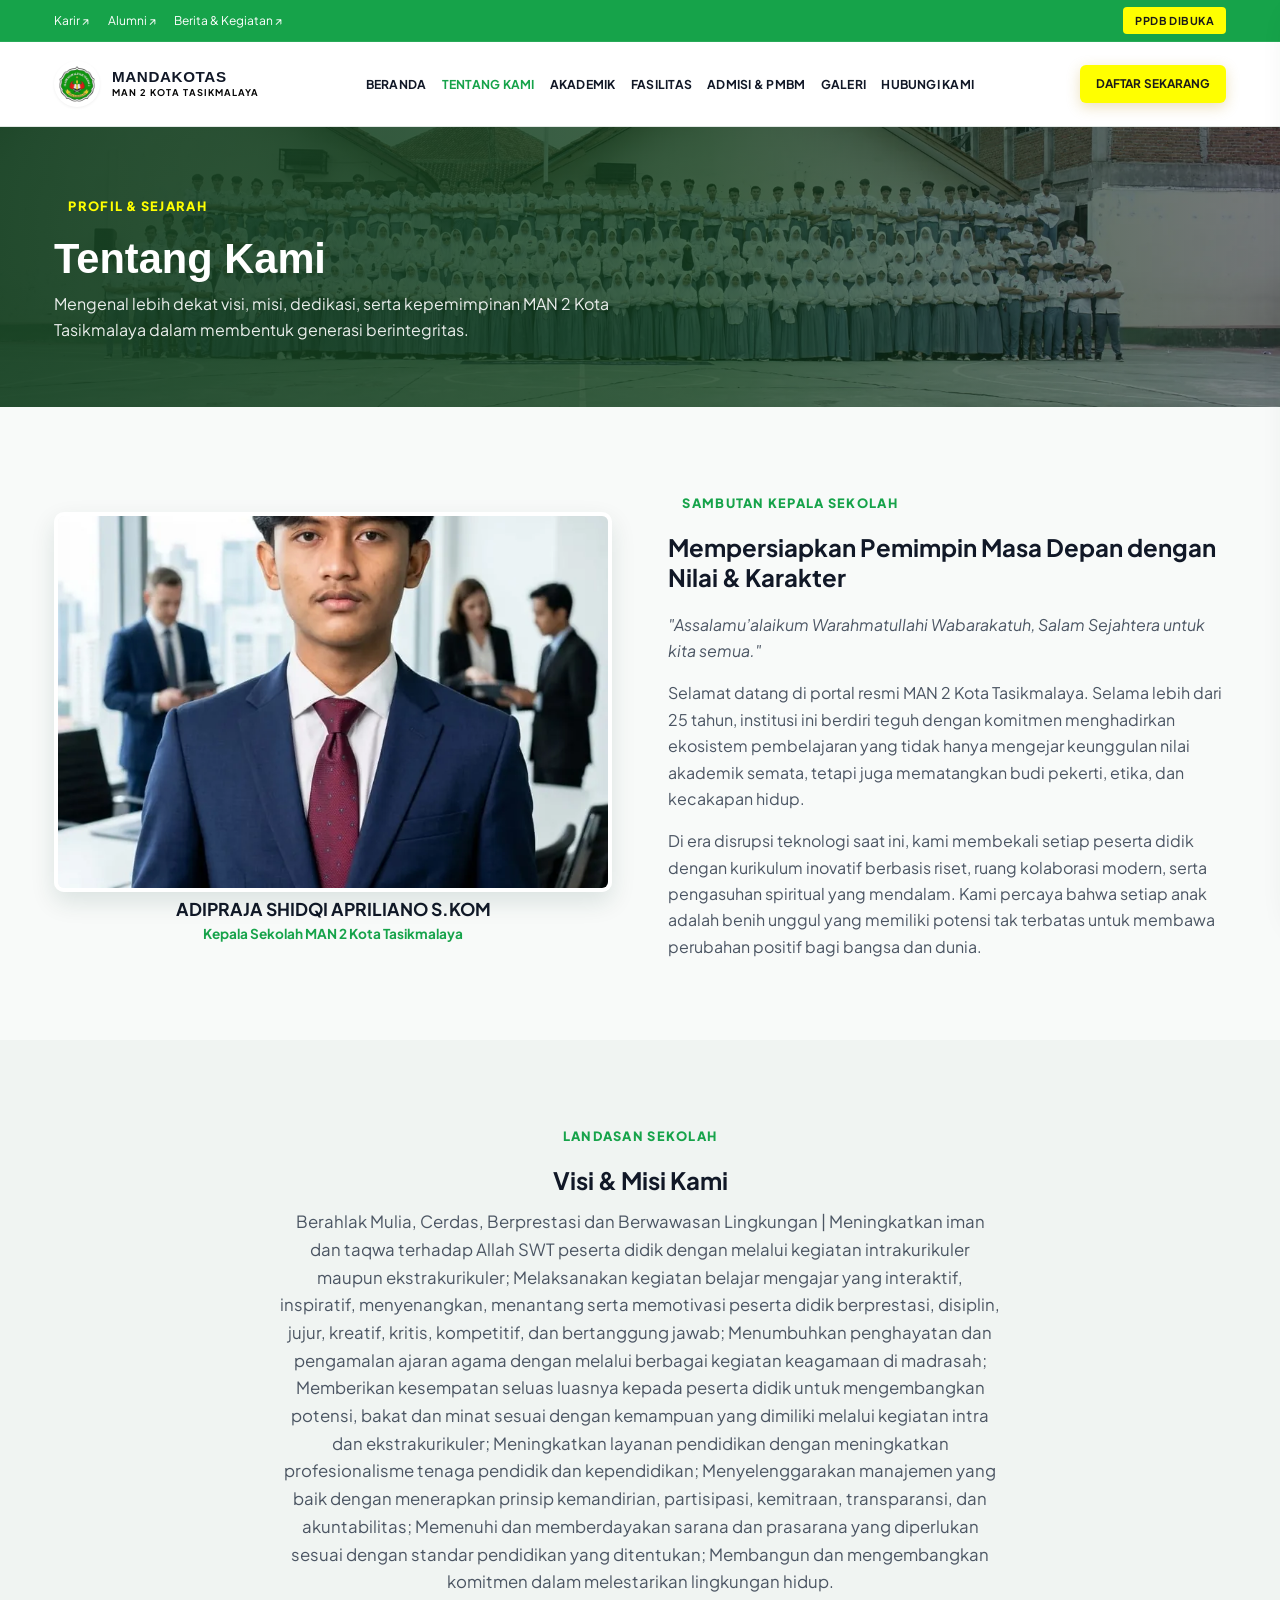
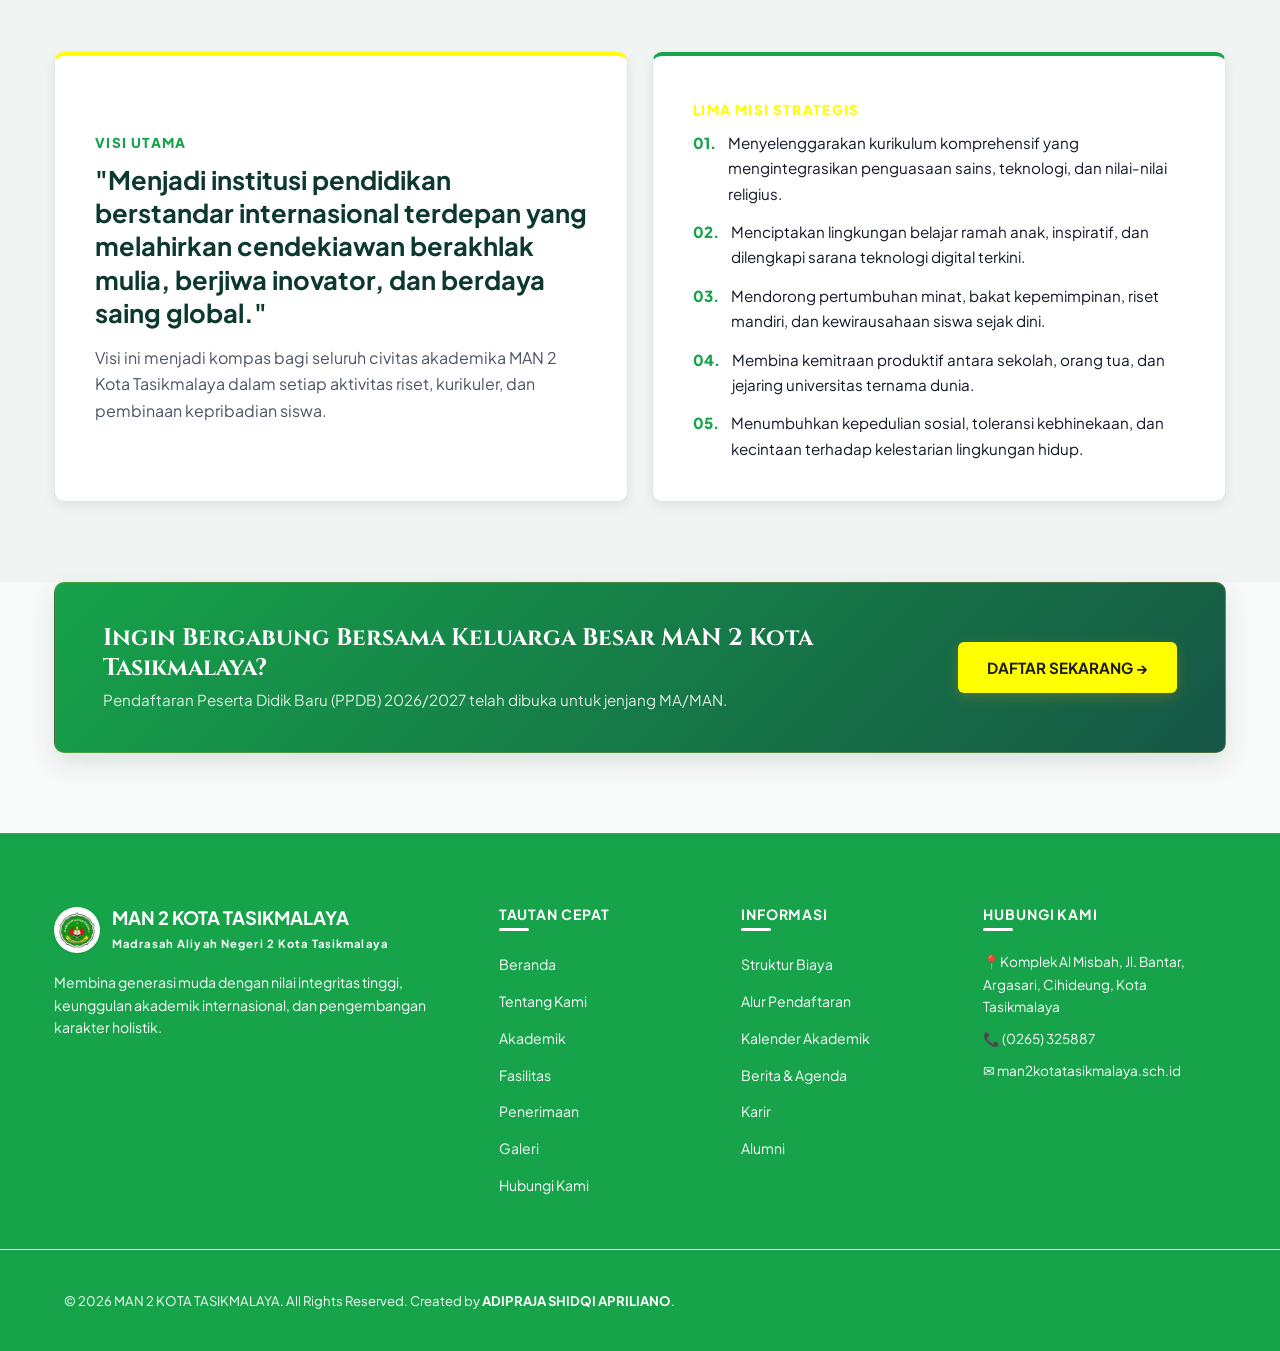
<file: about.html>
<!DOCTYPE html>
<html lang="id">

<head>
  <meta charset="UTF-8">
  <meta name="viewport" content="width=device-width, initial-scale=1.0">
  <title>TENTANG KAMI | MAN 2 KOTA TASIKMALAYA</title>
  <link rel="icon" type="image/png" href="./assets/images/favicon-64.png">
  <link rel="stylesheet" href="css/style.css">
</head>

<body>

  <!-- Top Bar -->
  <div class="adipraja_topbar">
    <div class="adipraja_container adipraja_topbar_inner">
      <!-- Bagian Kiri -->
      <div class="adipraja_topbar_left">
        <div class="adipraja_topbar_links">
          <a href="./karir.html">Karir ↗</a>
          <a href="./alumni.html">Alumni ↗</a>
          <a href="./galeri.html">Berita & Kegiatan ↗</a>
        </div>
      </div>

      <!-- Bagian Kanan -->
      <div class="adipraja_topbar_right">
        <a href="./penerimaan.html" class="adipraja_topbar_badge">PPDB DIBUKA</a>
      </div>
    </div>
  </div>

  <!-- Header & Navigasi -->
  <header class="adipraja_header" id="adipraja_header">
    <div class="adipraja_container adipraja_navbar">

      <!-- Brand LOGO -->
      <a href="./beranda.html" class="adipraja_brand">
        <div class="logo-icon">
          <img src="./assets/images/LOGO MAN 2.webp" alt="LOGO MAN 2">
        </div>
        <div class="adipraja_brand_text">
          <h1>MANDAKOTAS</h1>
          <span>Man 2 Kota Tasikmalaya</span>
        </div>
      </a>

      <!-- Menu Navigasi -->
      <nav class="adipraja_nav_menu">
        <div class="adipraja_nav_item"><a href="./beranda.html" class="adipraja_nav_link">BERANDA</a></div>
        <div class="adipraja_nav_item"><a href="./about.html" class="adipraja_nav_link adipraja_active">TENTANG KAMI</a>
        </div>
        <div class="adipraja_nav_item"><a href="./akademik.html" class="adipraja_nav_link">AKADEMIK</a></div>
        <div class="adipraja_nav_item"><a href="./fasilitas.html" class="adipraja_nav_link">FASILITAS</a></div>
        <div class="adipraja_nav_item"><a href="./penerimaan.html" class="adipraja_nav_link">ADMISI & PMBM</a></div>
        <div class="adipraja_nav_item"><a href="./galeri.html" class="adipraja_nav_link">GALERI</a></div>
        <div class="adipraja_nav_item"><a href="./kontak.html" class="adipraja_nav_link">HUBUNGI KAMI</a></div>
      </nav>

      <div class="adipraja_header_tools">
        <a href="./penerimaan.html" class="adipraja_btn adipraja_btn_accent adipraja_btn_sm">DAFTAR SEKARANG</a>
        <button class="adipraja_mobile_toggle" aria-label="Buka Menu Mobile">
          <svg width="24" height="24" fill="none" stroke="currentColor" viewBox="0 0 24 24">
            <path stroke-width="2" stroke-linecap="round" d="M4 6h16M4 12h16M4 18h16" />
          </svg>
        </button>
      </div>
    </div>
  </header>

  <!-- Mobile Drawer Navigation -->
  <div class="adipraja_drawer_overlay" id="adipraja_drawer_overlay"></div>
  <div class="adipraja_drawer" id="adipraja_mobile_drawer">
    <div class="adipraja_drawer_header">
      <div class="adipraja_brand">
        <div class="logo-icon"><img src="./assets/images/LOGO MAN 2.webp" alt="LOGO MAN 2"></div>
        <div class="adipraja_brand_text">
          <h2>MAN 2 KOTA</h2>
          <span>TASIKMALAYA</span>
        </div>
      </div>
      <button id="adipraja_drawer_close" class="adipraja_drawer_close">&times;</button>
    </div>

    <div class="adipraja_drawer_links">
      <a href="./beranda.html" class="adipraja_drawer_link">BERANDA <span>&rarr;</span></a>
      <a href="./about.html" class="adipraja_drawer_link adipraja_active">TENTANG KAMI <span>&rarr;</span></a>
      <a href="./akademik.html" class="adipraja_drawer_link">AKADEMIK <span>&rarr;</span></a>
      <a href="./fasilitas.html" class="adipraja_drawer_link">FASILITAS <span>&rarr;</span></a>
      <a href="./penerimaan.html" class="adipraja_drawer_link">ADMISI & PMBM <span>&rarr;</span></a>
      <a href="./galeri.html" class="adipraja_drawer_link">GALERI <span>&rarr;</span></a>
      <a href="./kontak.html" class="adipraja_drawer_link">HUBUNGI KAMI <span>&rarr;</span></a>
      <a href="./karir.html" class="adipraja_drawer_link">KARIR <span>&rarr;</span></a>
      <a href="./alumni.html" class="adipraja_drawer_link">ALUMNI <span>&rarr;</span></a>
    </div>
  </div>

  <!-- Page Banner -->
  <section class="adipraja_hero" style="min-height:280px;padding:3rem 0;">
    <div class="adipraja_hero_slide adipraja_active" style="background-image: url('./assets/images/1.webp');">
    </div>
    <div class="adipraja_hero_overlay"></div>
    <div class="adipraja_container" style="position:relative;z-index:2;">
      <span class="adipraja_badge_tag adipraja_badge_hero">PROFIL & SEJARAH</span>
      <h1 class="adipraja_hero_title" style="font-size:2.6rem;margin-bottom:0.5rem;">Tentang Kami</h1>
      <p style="color:#ffffffe6;max-width:600px;">
        Mengenal lebih dekat visi, misi, dedikasi, serta kepemimpinan MAN 2 Kota Tasikmalaya dalam membentuk generasi
        berintegritas.
      </p>
    </div>
  </section>

  <!-- Sambutan Kepala Sekolah -->
  <section class="adipraja_section">
    <div class="adipraja_container">
      <div class="adipraja_welcome_grid">

        <div class="adipraja_welcome_visual">
          <img src="./assets/images/CIO.webp" alt="Kepala sekolah MAN 2 Kota Tasikmalaya" class="adipraja_welcome_img" loading="lazy" decoding="async">
          <div style="margin-top:1rem;text-align:center;">
            <h4 style="font-size:1.1rem;margin-bottom:0.2rem;">ADIPRAJA SHIDQI APRILIANO S.KOM</h4>
            <p class="adipraja_principal_role">Kepala Sekolah MAN 2 Kota Tasikmalaya</p>
          </div>
        </div>

        <div>
          <span class="adipraja_badge_tag">SAMBUTAN KEPALA SEKOLAH</span>
          <h2 class="adipraja_section_title" style="text-align:left;margin-bottom:1.25rem;">Mempersiapkan Pemimpin Masa
            Depan dengan Nilai & Karakter</h2>
          <p>
            <em>"Assalamu’alaikum Warahmatullahi Wabarakatuh, Salam Sejahtera untuk kita semua."</em>
          </p>
          <p>
            Selamat datang di portal resmi MAN 2 Kota Tasikmalaya. Selama lebih dari 25 tahun, institusi ini berdiri
            teguh dengan komitmen menghadirkan ekosistem pembelajaran yang tidak hanya mengejar keunggulan nilai
            akademik semata, tetapi juga mematangkan budi pekerti, etika, dan kecakapan hidup.
          </p>
          <p>
            Di era disrupsi teknologi saat ini, kami membekali setiap peserta didik dengan kurikulum inovatif berbasis
            riset, ruang kolaborasi modern, serta pengasuhan spiritual yang mendalam. Kami percaya bahwa setiap anak
            adalah benih unggul yang memiliki potensi tak terbatas untuk membawa perubahan positif bagi bangsa dan
            dunia.
          </p>
        </div>
      </div>
    </div>
  </section>

  <!-- Visi & Misi -->
  <section class="adipraja_section adipraja_section_muted">
    <div class="adipraja_container">
      <div class="adipraja_section_header">
        <span class="adipraja_badge_tag">LANDASAN SEKOLAH</span>
        <h2 class="adipraja_section_title">Visi & Misi Kami</h2>
        <p class="adipraja_section_subtitle">Berahlak Mulia, Cerdas, Berprestasi dan Berwawasan Lingkungan |
          Meningkatkan iman dan taqwa terhadap Allah SWT peserta didik dengan melalui kegiatan intrakurikuler maupun
          ekstrakurikuler;
          Melaksanakan kegiatan belajar mengajar yang interaktif, inspiratif, menyenangkan, menantang serta memotivasi
          peserta didik berprestasi, disiplin, jujur, kreatif, kritis, kompetitif, dan bertanggung jawab;
          Menumbuhkan penghayatan dan pengamalan ajaran agama dengan melalui berbagai kegiatan keagamaan di madrasah;
          Memberikan kesempatan seluas luasnya kepada peserta didik untuk mengembangkan potensi, bakat dan minat sesuai
          dengan kemampuan yang dimiliki melalui kegiatan intra dan ekstrakurikuler;
          Meningkatkan layanan pendidikan dengan meningkatkan profesionalisme tenaga pendidik dan kependidikan;
          Menyelenggarakan manajemen yang baik dengan menerapkan prinsip kemandirian, partisipasi, kemitraan,
          transparansi, dan akuntabilitas;
          Memenuhi dan memberdayakan sarana dan prasarana yang diperlukan sesuai dengan standar pendidikan yang
          ditentukan;
          Membangun dan mengembangkan komitmen dalam melestarikan lingkungan hidup.
        </p>
      </div>

      <div class="adipraja_form_grid" style="align-items:stretch;">

        <!-- Visi Card -->
        <div class="adipraja_form_card adipraja_vision_card">
          <span class="adipraja_card_kicker_accent">VISI UTAMA</span>
          <h3 class="adipraja_vision_title">
            "Menjadi institusi pendidikan berstandar internasional terdepan yang melahirkan cendekiawan berakhlak mulia,
            berjiwa inovator, dan berdaya saing global."
          </h3>
          <p>
            Visi ini menjadi kompas bagi seluruh civitas akademika MAN 2 Kota Tasikmalaya dalam setiap aktivitas riset,
            kurikuler, dan pembinaan kepribadian siswa.
          </p>
        </div>

        <!-- Misi Card -->
        <div class="adipraja_form_card adipraja_card_top_primary">
          <span class="adipraja_card_kicker_heading">LIMA MISI STRATEGIS</span>
          <ul style="display:flex;flex-direction:column;gap:0.85rem;margin-top:0.5rem;">
            <li style="display:flex;gap:0.75rem;font-size:0.95rem;">
              <span class="adipraja_mission_number">01.</span>
              <span>Menyelenggarakan kurikulum komprehensif yang mengintegrasikan penguasaan sains, teknologi, dan
                nilai-nilai religius.</span>
            </li>
            <li style="display:flex;gap:0.75rem;font-size:0.95rem;">
              <span class="adipraja_mission_number">02.</span>
              <span>Menciptakan lingkungan belajar ramah anak, inspiratif, dan dilengkapi sarana teknologi digital
                terkini.</span>
            </li>
            <li style="display:flex;gap:0.75rem;font-size:0.95rem;">
              <span class="adipraja_mission_number">03.</span>
              <span>Mendorong pertumbuhan minat, bakat kepemimpinan, riset mandiri, dan kewirausahaan siswa sejak
                dini.</span>
            </li>
            <li style="display:flex;gap:0.75rem;font-size:0.95rem;">
              <span class="adipraja_mission_number">04.</span>
              <span>Membina kemitraan produktif antara sekolah, orang tua, dan jejaring universitas ternama
                dunia.</span>
            </li>
            <li style="display:flex;gap:0.75rem;font-size:0.95rem;">
              <span class="adipraja_mission_number">05.</span>
              <span>Menumbuhkan kepedulian sosial, toleransi kebhinekaan, dan kecintaan terhadap kelestarian lingkungan
                hidup.</span>
            </li>
          </ul>
        </div>
      </div>
    </div>
  </section>

  <!-- CTA Banner -->
  <section class="adipraja_section" style="padding-top:0;">
    <div class="adipraja_container">
      <div class="adipraja_penerimaan_banner">
        <div class="adipraja_penerimaan_banner_left">
          <div class="adipraja_penerimaan_text">
            <h3>Ingin Bergabung Bersama Keluarga Besar MAN 2 Kota Tasikmalaya?</h3>
            <p>Pendaftaran Peserta Didik Baru (PPDB) 2026/2027 telah dibuka untuk jenjang MA/MAN.</p>
          </div>
        </div>
        <a href="./penerimaan.html" class="adipraja_btn adipraja_btn_accent">DAFTAR SEKARANG &rarr;</a>
      </div>
    </div>
  </section>

  <!-- Footer -->
  <footer class="adipraja_footer" id="adipraja_footer">
    <div class="adipraja_container">
      <div class="adipraja_footer_grid">
        <div class="adipraja_footer_brand">
          <div style="display:flex;align-items:center;gap:0.75rem;margin-bottom:1rem;">
            <div class="logo-icon">
              <img src="./assets/images/LOGO MAN 2.webp" alt="LOGO MAN 2">
            </div>
            <div>
              <h3 style="margin:0;font-size:1.15rem;">MAN 2 KOTA TASIKMALAYA</h3>
              <span class="adipraja_footer_tagline">Madrasah Aliyah Negeri 2 Kota Tasikmalaya</span>
            </div>
          </div>
          <p>Membina generasi muda dengan nilai integritas tinggi, keunggulan akademik internasional, dan pengembangan
            karakter holistik.</p>
        </div>

        <div>
          <h4 class="adipraja_footer_title">TAUTAN CEPAT</h4>
          <ul class="adipraja_footer_links">
            <li><a href="./beranda.html">Beranda</a></li>
            <li><a href="./about.html">Tentang Kami</a></li>
            <li><a href="./akademik.html">Akademik</a></li>
            <li><a href="./fasilitas.html">Fasilitas</a></li>
            <li><a href="./penerimaan.html">Penerimaan</a></li>
            <li><a href="./galeri.html">Galeri</a></li>
            <li><a href="./kontak.html">Hubungi Kami</a></li>
          </ul>
        </div>

        <div>
          <h4 class="adipraja_footer_title">INFORMASI</h4>
          <ul class="adipraja_footer_links">
            <li><a href="./penerimaan.html">Struktur Biaya</a></li>
            <li><a href="./penerimaan.html">Alur Pendaftaran</a></li>
            <li><a href="./akademik.html">Kalender Akademik</a></li>
            <li><a href="./galeri.html">Berita & Agenda</a></li>
            <li><a href="./karir.html">Karir</a></li>
            <li><a href="./alumni.html">Alumni</a></li>
          </ul>
        </div>

        <div>
          <h4 class="adipraja_footer_title">HUBUNGI KAMI</h4>
          <p style="font-size:0.85rem;color:#ffffff;margin-bottom:0.6rem;">&#128205;Komplek Al Misbah, Jl. Bantar,
            Argasari, Cihideung, Kota Tasikmalaya</p>
          <p style="font-size:0.85rem;color:#ffffff;margin-bottom:0.6rem;">&#128222; (0265) 325887</p>
          <p style="font-size:0.85rem;color:#ffffff;">&#9993; man2kotatasikmalaya.sch.id</p>
        </div>
      </div>
    </div>

    <div class="adipraja_footer_bottom">
      <div class="adipraja_container adipraja_footer_bottom_inner">
        <div>&copy; 2026 MAN 2 KOTA TASIKMALAYA. All Rights Reserved. Created by <strong>ADIPRAJA SHIDQI
            APRILIANO</strong>.</div>
      </div>
    </div>
  </footer>

  <!-- Form Success Modal -->
  <div class="adipraja_modal_backdrop" id="adipraja_success_modal">
    <div class="adipraja_modal_box">
      <div class="adipraja_modal_icon">&#10004;</div>
      <h3 id="adipraja_modal_title" style="margin-bottom:0.75rem;">Berhasil!</h3>
      <p id="adipraja_modal_msg" class="adipraja_modal_message"></p>
      <button class="adipraja_btn adipraja_btn_primary" id="adipraja_modal_close_btn">Tutup</button>
    </div>
  </div>

  <script src="js/script.js"></script>
</body>

</html>
</file>
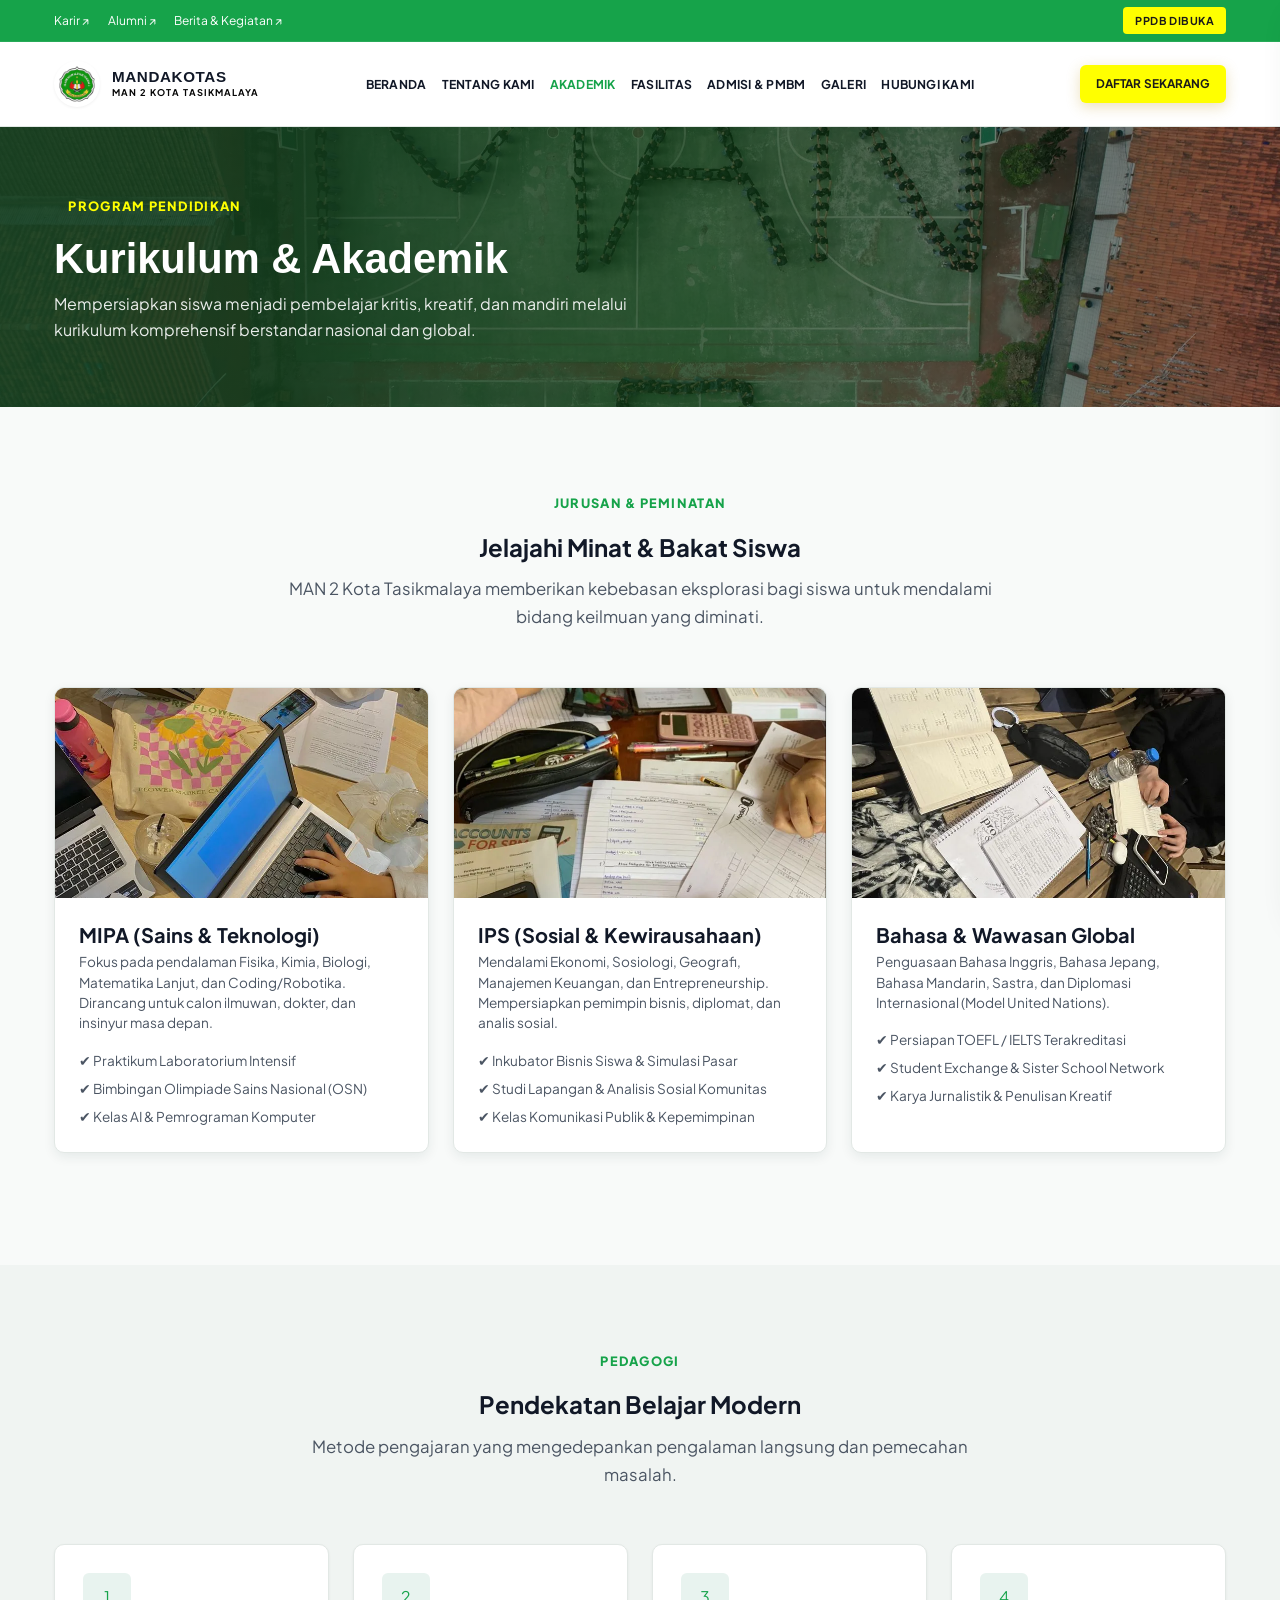
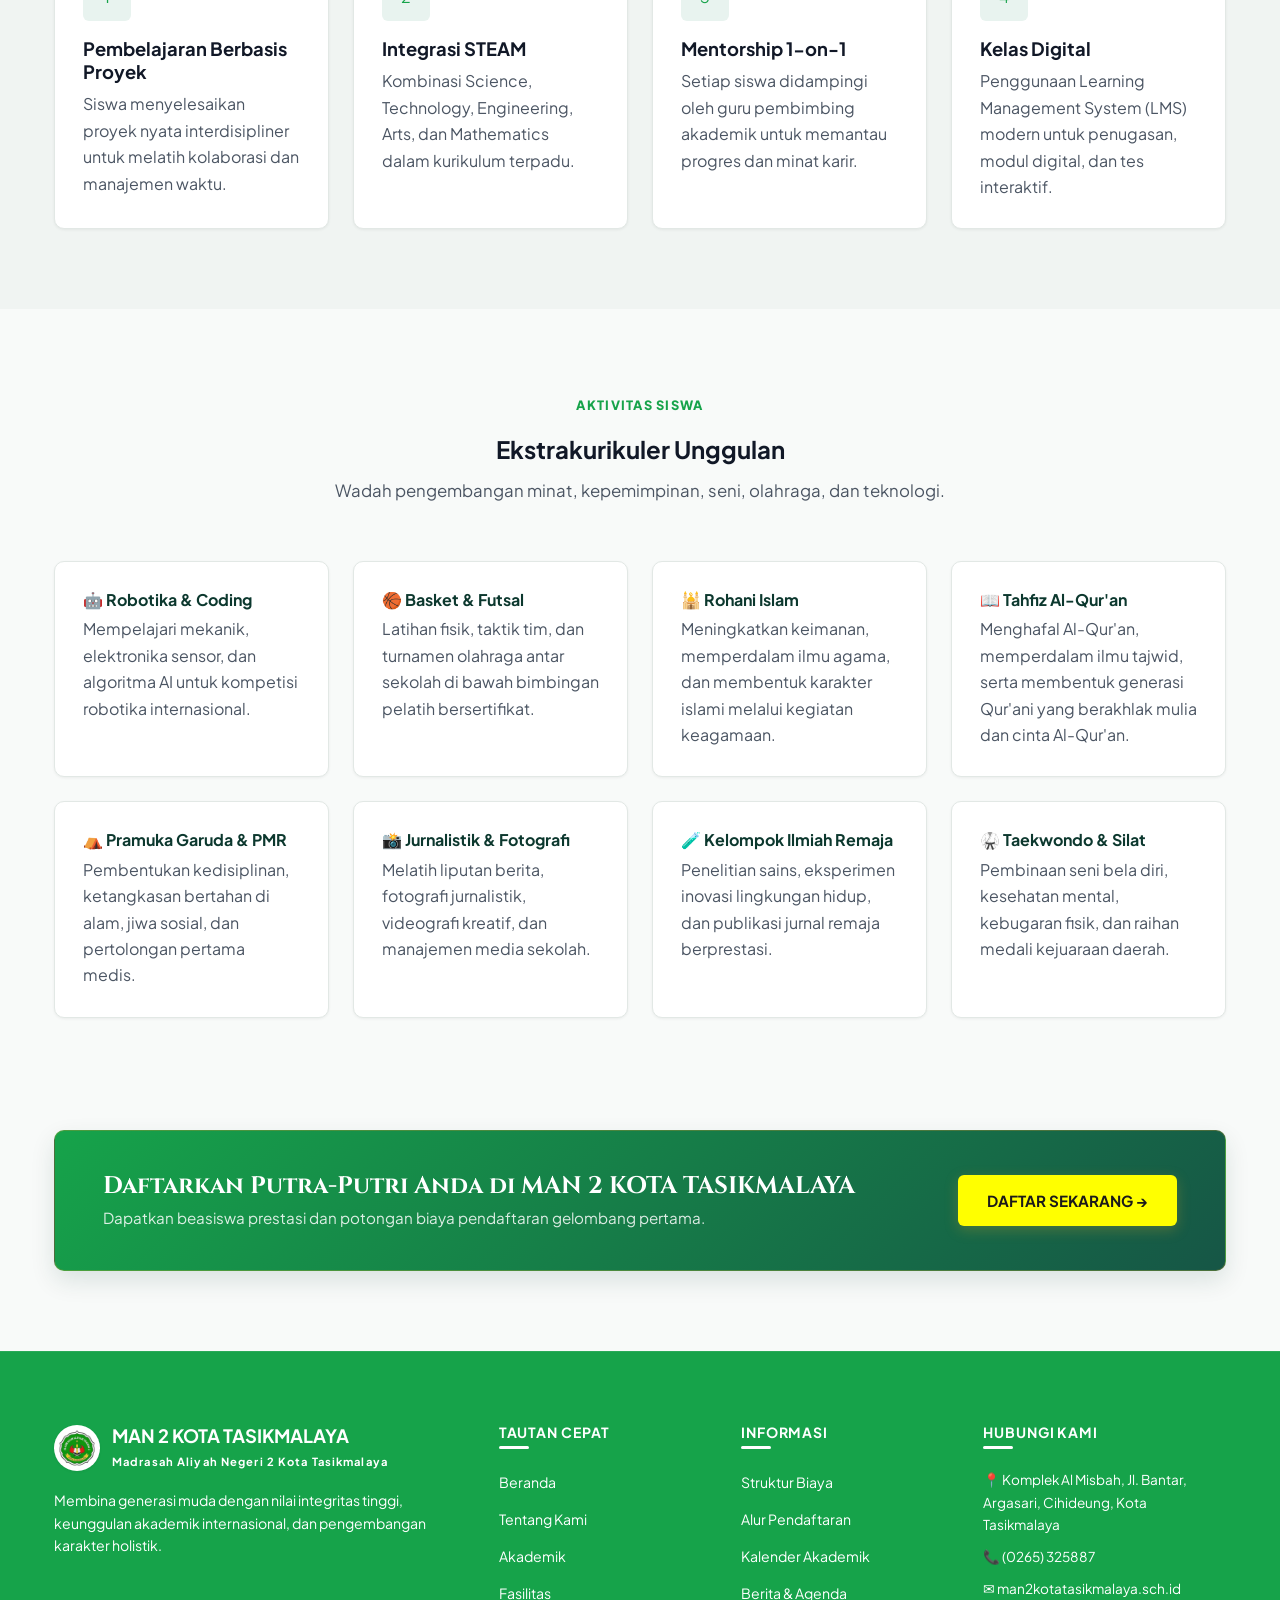
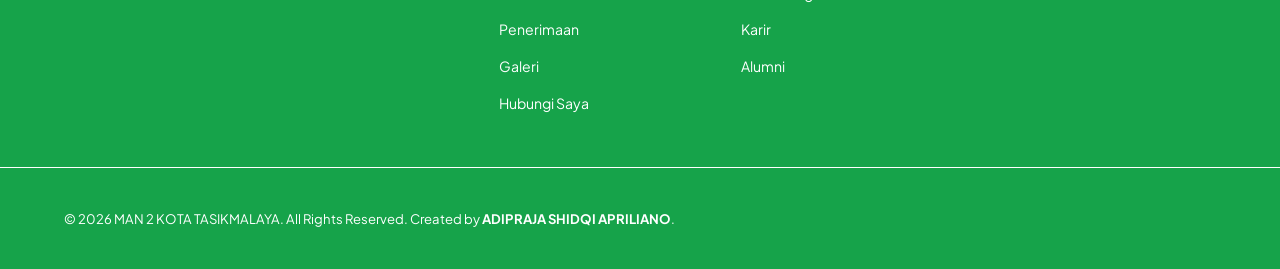
<file: akademik.html>
<!DOCTYPE html>
<html lang="id">

<head>
  <meta charset="UTF-8">
  <meta name="viewport" content="width=device-width, initial-scale=1.0">
  <title>AKADEMIK | MAN 2 KOTA TASIKMALAYA</title>
  <link rel="icon" type="image/png" href="./assets/images/favicon-64.png">
  <link rel="stylesheet" href="css/style.css">
</head>

<body>

  <!-- Top Bar -->
  <div class="adipraja_topbar">
    <div class="adipraja_container adipraja_topbar_inner">
      <!-- Bagian Kiri -->
      <div class="adipraja_topbar_left">
        <div class="adipraja_topbar_links">
          <a href="./karir.html">Karir ↗</a>
          <a href="./alumni.html">Alumni ↗</a>
          <a href="./galeri.html">Berita & Kegiatan ↗</a>
        </div>
      </div>

      <!-- Bagian Kanan -->
      <div class="adipraja_topbar_right">
        <a href="./penerimaan.html" class="adipraja_topbar_badge">PPDB DIBUKA</a>
      </div>
    </div>
  </div>

  <!-- Header & Navigasi -->
  <header class="adipraja_header" id="adipraja_header">
    <div class="adipraja_container adipraja_navbar">

      <!-- Brand LOGO -->
      <a href="./beranda.html" class="adipraja_brand">
        <div class="logo-icon">
          <img src="./assets/images/LOGO MAN 2.webp" alt="LOGO MAN 2">
        </div>
        <div class="adipraja_brand_text">
          <h1>MANDAKOTAS</h1>
          <span>Man 2 Kota Tasikmalaya</span>
        </div>
      </a>

      <!-- Menu Navigasi -->
      <nav class="adipraja_nav_menu">
        <div class="adipraja_nav_item"><a href="./beranda.html" class="adipraja_nav_link">BERANDA</a></div>
        <div class="adipraja_nav_item"><a href="./about.html" class="adipraja_nav_link">TENTANG KAMI</a></div>
        <div class="adipraja_nav_item"><a href="./akademik.html" class="adipraja_nav_link adipraja_active">AKADEMIK</a>
        </div>
        <div class="adipraja_nav_item"><a href="./fasilitas.html" class="adipraja_nav_link">FASILITAS</a></div>
        <div class="adipraja_nav_item"><a href="./penerimaan.html" class="adipraja_nav_link">ADMISI & PMBM</a></div>
        <div class="adipraja_nav_item"><a href="./galeri.html" class="adipraja_nav_link">GALERI</a></div>
        <div class="adipraja_nav_item"><a href="./kontak.html" class="adipraja_nav_link">HUBUNGI KAMI</a></div>
      </nav>

      <div class="adipraja_header_tools">
        <a href="./penerimaan.html" class="adipraja_btn adipraja_btn_accent adipraja_btn_sm">DAFTAR SEKARANG</a>
        <button class="adipraja_mobile_toggle" aria-label="Buka Menu Mobile">
          <svg width="24" height="24" fill="none" stroke="currentColor" viewBox="0 0 24 24">
            <path stroke-width="2" stroke-linecap="round" d="M4 6h16M4 12h16M4 18h16" />
          </svg>
        </button>
      </div>
    </div>
  </header>

  <!-- Mobile Drawer -->
  <div class="adipraja_drawer_overlay" id="adipraja_drawer_overlay"></div>
  <div class="adipraja_drawer" id="adipraja_mobile_drawer">
    <div class="adipraja_drawer_header">
      <div class="adipraja_brand">
        <div class="logo-icon"><img src="./assets/images/LOGO MAN 2.webp" alt="LOGO MAN 2"></div>
        <div class="adipraja_brand_text">
          <h2>MAN 2 KOTA</h2>
          <span>TASIKMALAYA</span>
        </div>
      </div>
      <button id="adipraja_drawer_close" class="adipraja_drawer_close">&times;</button>
    </div>
    <div class="adipraja_drawer_links">
      <a href="./beranda.html" class="adipraja_drawer_link">BERANDA <span>&rarr;</span></a>
      <a href="./about.html" class="adipraja_drawer_link">TENTANG KAMI <span>&rarr;</span></a>
      <a href="./akademik.html" class="adipraja_drawer_link adipraja_active">AKADEMIK <span>&rarr;</span></a>
      <a href="./fasilitas.html" class="adipraja_drawer_link">FASILITAS <span>&rarr;</span></a>
      <a href="./penerimaan.html" class="adipraja_drawer_link">ADMISI & PMBM <span>&rarr;</span></a>
      <a href="./galeri.html" class="adipraja_drawer_link">GALERI <span>&rarr;</span></a>
      <a href="./kontak.html" class="adipraja_drawer_link">HUBUNGI KAMI <span>&rarr;</span></a>
      <a href="./karir.html" class="adipraja_drawer_link">KARIR <span>&rarr;</span></a>
      <a href="./alumni.html" class="adipraja_drawer_link">ALUMNI <span>&rarr;</span></a>
    </div>
  </div>

  <!-- Page Banner -->
  <section class="adipraja_hero" style="min-height:280px;padding:3rem 0;">
    <div class="adipraja_hero_slide adipraja_active" style="background-image: url('./assets/images/MN2.webp');">
    </div>
    <div class="adipraja_hero_overlay"></div>
    <div class="adipraja_container" style="position:relative;z-index:2;">
      <span class="adipraja_badge_tag adipraja_badge_hero">PROGRAM PENDIDIKAN</span>
      <h1 class="adipraja_hero_title" style="font-size:2.6rem;margin-bottom:0.5rem;">Kurikulum & Akademik</h1>
      <p style="color:#ffffffe6;max-width:620px;">
        Mempersiapkan siswa menjadi pembelajar kritis, kreatif, dan mandiri melalui kurikulum komprehensif berstandar
        nasional dan global.
      </p>
    </div>
  </section>

  <!-- Pilihan Peminatan / Program Unggulan -->
  <section class="adipraja_section">
    <div class="adipraja_container">
      <div class="adipraja_section_header">
        <span class="adipraja_badge_tag">JURUSAN & PEMINATAN</span>
        <h2 class="adipraja_section_title">Jelajahi Minat & Bakat Siswa</h2>
        <p class="adipraja_section_subtitle">MAN 2 Kota Tasikmalaya memberikan kebebasan eksplorasi bagi siswa untuk
          mendalami bidang keilmuan yang diminati.</p>
      </div>
      <div class="adipraja_fasilitas_grid adipraja_cols_3">

        <!-- MIPA -->
        <div class="adipraja_facility_card adipraja_card_shadow">
          <div class="adipraja_facility_img_wrap" style="height:210px;">
            <img src="./assets/images/mipa.webp" alt="Sains & Matematika" loading="lazy" decoding="async">
            <div class="adipraja_facility_badge_icon">&#128300;</div>
          </div>

          <div class="adipraja_facility_body" style="padding:1.5rem;">
            <h4 class="adipraja_facility_title" style="font-size:1.25rem;">MIPA (Sains & Teknologi)</h4>
            <p class="adipraja_facility_text" style="margin-bottom:1rem;">
              Fokus pada pendalaman Fisika, Kimia, Biologi, Matematika Lanjut, dan Coding/Robotika. Dirancang untuk
              calon ilmuwan, dokter, dan insinyur masa depan.
            </p>
            <ul class="adipraja_card_list">
              <li>&#10004; Praktikum Laboratorium Intensif</li>
              <li>&#10004; Bimbingan Olimpiade Sains Nasional (OSN)</li>
              <li>&#10004; Kelas AI & Pemrograman Komputer</li>
            </ul>
          </div>
        </div>

        <!-- IPS -->
        <div class="adipraja_facility_card adipraja_card_shadow">
          <div class="adipraja_facility_img_wrap" style="height:210px;">
            <img src="./assets/images/ips.webp" alt="Sosial & Bisnis" loading="lazy" decoding="async">
            <div class="adipraja_facility_badge_icon">&#128200;</div>
          </div>
          <div class="adipraja_facility_body" style="padding:1.5rem;">
            <h4 class="adipraja_facility_title" style="font-size:1.25rem;">IPS (Sosial & Kewirausahaan)</h4>
            <p class="adipraja_facility_text" style="margin-bottom:1rem;">
              Mendalami Ekonomi, Sosiologi, Geografi, Manajemen Keuangan, dan Entrepreneurship. Mempersiapkan pemimpin
              bisnis, diplomat, dan analis sosial.
            </p>
            <ul class="adipraja_card_list">
              <li>&#10004; Inkubator Bisnis Siswa & Simulasi Pasar</li>
              <li>&#10004; Studi Lapangan & Analisis Sosial Komunitas</li>
              <li>&#10004; Kelas Komunikasi Publik & Kepemimpinan</li>
            </ul>
          </div>
        </div>

        <!-- Bahasa & Budaya -->
        <div class="adipraja_facility_card adipraja_card_shadow">
          <div class="adipraja_facility_img_wrap" style="height:210px;">
            <img src="./assets/images/bahasa.webp" alt="Bahasa & Budaya" loading="lazy" decoding="async">
            <div class="adipraja_facility_badge_icon">&#127758;</div>
          </div>
          <div class="adipraja_facility_body" style="padding:1.5rem;">
            <h4 class="adipraja_facility_title" style="font-size:1.25rem;">Bahasa & Wawasan Global</h4>
            <p class="adipraja_facility_text" style="margin-bottom:1rem;">
              Penguasaan Bahasa Inggris, Bahasa Jepang, Bahasa Mandarin, Sastra, dan Diplomasi Internasional (Model
              United Nations).
            </p>
            <ul class="adipraja_card_list">
              <li>&#10004; Persiapan TOEFL / IELTS Terakreditasi</li>
              <li>&#10004; Student Exchange & Sister School Network</li>
              <li>&#10004; Karya Jurnalistik & Penulisan Kreatif</li>
            </ul>
          </div>
        </div>
      </div>
    </div>
  </section>

  <!-- Metode Pembelajaran Inovatif -->
  <section class="adipraja_section adipraja_section_muted">
    <div class="adipraja_container">
      <div class="adipraja_section_header">
        <span class="adipraja_badge_tag">PEDAGOGI</span>
        <h2 class="adipraja_section_title">Pendekatan Belajar Modern</h2>
        <p class="adipraja_section_subtitle">Metode pengajaran yang mengedepankan pengalaman langsung dan pemecahan
          masalah.</p>
      </div>

      <div class="adipraja_akademik_grid adipraja_cols_4">
        <div class="adipraja_akademik_card">
          <div class="adipraja_card_icon">1</div>
          <h4 class="adipraja_akademik_title">Pembelajaran Berbasis Proyek</h4>
          <p>Siswa menyelesaikan proyek nyata interdisipliner untuk melatih kolaborasi dan manajemen waktu.</p>
        </div>

        <div class="adipraja_akademik_card">
          <div class="adipraja_card_icon">2</div>
          <h4 class="adipraja_akademik_title">Integrasi STEAM</h4>
          <p>Kombinasi Science, Technology, Engineering, Arts, dan Mathematics dalam kurikulum terpadu.</p>
        </div>

        <div class="adipraja_akademik_card">
          <div class="adipraja_card_icon">3</div>
          <h4 class="adipraja_akademik_title">Mentorship 1-on-1</h4>
          <p>Setiap siswa didampingi oleh guru pembimbing akademik untuk memantau progres dan minat karir.</p>
        </div>

        <div class="adipraja_akademik_card">
          <div class="adipraja_card_icon">4</div>
          <h4 class="adipraja_akademik_title">Kelas Digital</h4>
          <p>Penggunaan Learning Management System (LMS) modern untuk penugasan, modul digital, dan tes interaktif.</p>
        </div>
      </div>
    </div>
  </section>

  <!-- Ekstrakurikuler Pilihan -->
  <section class="adipraja_section">
    <div class="adipraja_container">
      <div class="adipraja_section_header">
        <span class="adipraja_badge_tag">AKTIVITAS SISWA</span>
        <h2 class="adipraja_section_title">Ekstrakurikuler Unggulan</h2>
        <p class="adipraja_section_subtitle">Wadah pengembangan minat, kepemimpinan, seni, olahraga, dan teknologi.</p>
      </div>

      <div class="adipraja_fasilitas_grid">

        <div class="adipraja_akademik_card">
          <h4 class="adipraja_program_title">🤖 Robotika & Coding</h4>
          <p>Mempelajari mekanik, elektronika sensor, dan algoritma AI untuk kompetisi robotika internasional.</p>
        </div>

        <div class="adipraja_akademik_card">
          <h4 class="adipraja_program_title">🏀 Basket & Futsal</h4>
          <p>Latihan fisik, taktik tim, dan turnamen olahraga antar sekolah di bawah bimbingan pelatih bersertifikat.
          </p>
        </div>

        <div class="adipraja_akademik_card">
          <h4 class="adipraja_program_title">🕌 Rohani Islam</h4>
          <p>Meningkatkan keimanan, memperdalam ilmu agama, dan membentuk karakter islami melalui kegiatan keagamaan.
          </p>
        </div>

        <div class="adipraja_akademik_card">
          <h4 class="adipraja_program_title">📖 Tahfiz Al-Qur'an</h4>
          <p>Menghafal Al-Qur'an, memperdalam ilmu tajwid, serta membentuk generasi Qur'ani yang berakhlak mulia dan
            cinta Al-Qur'an.</p>
        </div>

        <div class="adipraja_akademik_card">
          <h4 class="adipraja_program_title">⛺ Pramuka Garuda & PMR</h4>
          <p>Pembentukan kedisiplinan, ketangkasan bertahan di alam, jiwa sosial, dan pertolongan pertama medis.</p>
        </div>

        <div class="adipraja_akademik_card">
          <h4 class="adipraja_program_title">📸 Jurnalistik & Fotografi</h4>
          <p>Melatih liputan berita, fotografi jurnalistik, videografi kreatif, dan manajemen media sekolah.</p>
        </div>

        <div class="adipraja_akademik_card">
          <h4 class="adipraja_program_title">🧪 Kelompok Ilmiah Remaja</h4>
          <p>Penelitian sains, eksperimen inovasi lingkungan hidup, dan publikasi jurnal remaja berprestasi.</p>
        </div>

        <div class="adipraja_akademik_card">
          <h4 class="adipraja_program_title">🥋 Taekwondo & Silat</h4>
          <p>Pembinaan seni bela diri, kesehatan mental, kebugaran fisik, dan raihan medali kejuaraan daerah.</p>
        </div>
      </div>
    </div>
  </section>

  <!-- CTA Banner -->
  <section class="adipraja_section" style="padding-top:0;">
    <div class="adipraja_container">
      <div class="adipraja_penerimaan_banner">
        <div class="adipraja_penerimaan_banner_left">
          <div class="adipraja_penerimaan_text">
            <h3>Daftarkan Putra-Putri Anda di MAN 2 KOTA TASIKMALAYA</h3>
            <p>Dapatkan beasiswa prestasi dan potongan biaya pendaftaran gelombang pertama.</p>
          </div>
        </div>
        <a href="./penerimaan.html" class="adipraja_btn adipraja_btn_accent">DAFTAR SEKARANG &rarr;</a>
      </div>
    </div>
  </section>

  <!-- Footer -->
  <footer class="adipraja_footer" id="adipraja_footer">
    <div class="adipraja_container">
      <div class="adipraja_footer_grid">
        <div class="adipraja_footer_brand">
          <div style="display:flex;align-items:center;gap:0.75rem;margin-bottom:1rem;">
            <div class="logo-icon">
              <img src="./assets/images/LOGO MAN 2.webp" alt="LOGO MAN 2">
            </div>
            <div>
              <h3 style="margin:0;font-size:1.15rem;">MAN 2 KOTA TASIKMALAYA</h3>
              <span class="adipraja_footer_tagline">Madrasah Aliyah Negeri 2 Kota Tasikmalaya</span>
            </div>
          </div>
          <p>Membina generasi muda dengan nilai integritas tinggi, keunggulan akademik internasional, dan pengembangan
            karakter holistik.</p>
        </div>

        <div>
          <h4 class="adipraja_footer_title">TAUTAN CEPAT</h4>
          <ul class="adipraja_footer_links">
            <li><a href="./beranda.html">Beranda</a></li>
            <li><a href="./about.html">Tentang Kami</a></li>
            <li><a href="./akademik.html">Akademik</a></li>
            <li><a href="./fasilitas.html">Fasilitas</a></li>
            <li><a href="./penerimaan.html">Penerimaan</a></li>
            <li><a href="./galeri.html">Galeri</a></li>
            <li><a href="./kontak.html">Hubungi Saya</a></li>
          </ul>
        </div>

        <div>
          <h4 class="adipraja_footer_title">INFORMASI</h4>
          <ul class="adipraja_footer_links">
            <li><a href="./penerimaan.html">Struktur Biaya</a></li>
            <li><a href="./penerimaan.html">Alur Pendaftaran</a></li>
            <li><a href="./akademik.html">Kalender Akademik</a></li>
            <li><a href="./galeri.html">Berita & Agenda</a></li>
            <li><a href="./karir.html">Karir</a></li>
            <li><a href="./alumni.html">Alumni</a></li>
          </ul>
        </div>

        <div>
          <h4 class="adipraja_footer_title">HUBUNGI KAMI</h4>
          <p style="font-size:0.85rem;color:#ffffff;margin-bottom:0.6rem;">&#128205; Komplek Al Misbah, Jl. Bantar,
            Argasari, Cihideung, Kota Tasikmalaya</p>
          <p style="font-size:0.85rem;color:#ffffff;margin-bottom:0.6rem;">&#128222; (0265) 325887</p>
          <p style="font-size:0.85rem;color:#ffffff;">&#9993; man2kotatasikmalaya.sch.id</p>
        </div>
      </div>
    </div>

    <div class="adipraja_footer_bottom">
      <div class="adipraja_container adipraja_footer_bottom_inner">
        <div>&copy; 2026 MAN 2 KOTA TASIKMALAYA. All Rights Reserved. Created by <strong>ADIPRAJA SHIDQI
            APRILIANO</strong>.</div>
      </div>
    </div>
  </footer>

  <!-- Form Success Modal -->
  <div class="adipraja_modal_backdrop" id="adipraja_success_modal">
    <div class="adipraja_modal_box">
      <div class="adipraja_modal_icon">&#10004;</div>
      <h3 id="adipraja_modal_title" style="margin-bottom:0.75rem;">Berhasil!</h3>
      <p id="adipraja_modal_msg" class="adipraja_modal_message"></p>
      <button class="adipraja_btn adipraja_btn_primary" id="adipraja_modal_close_btn">Tutup</button>
    </div>
  </div>

  <script src="js/script.js"></script>
</body>

</html>
</file>
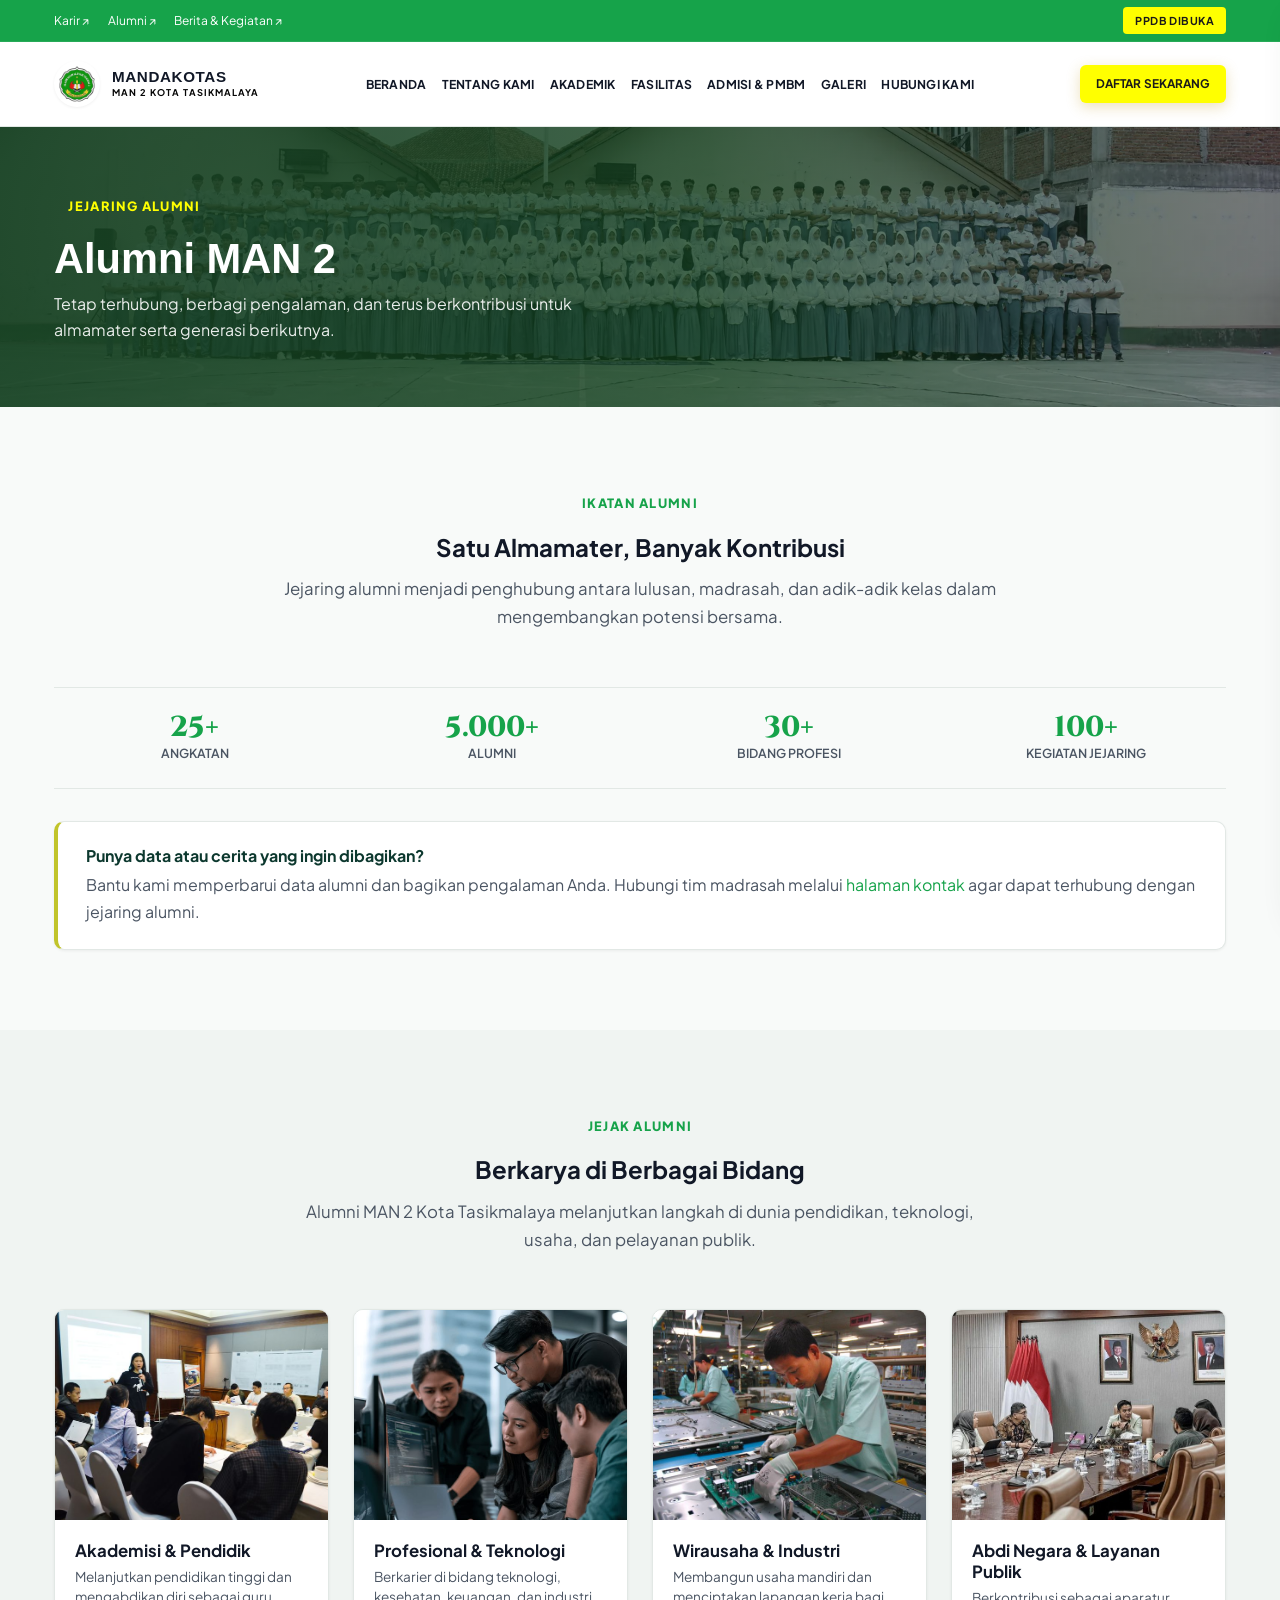
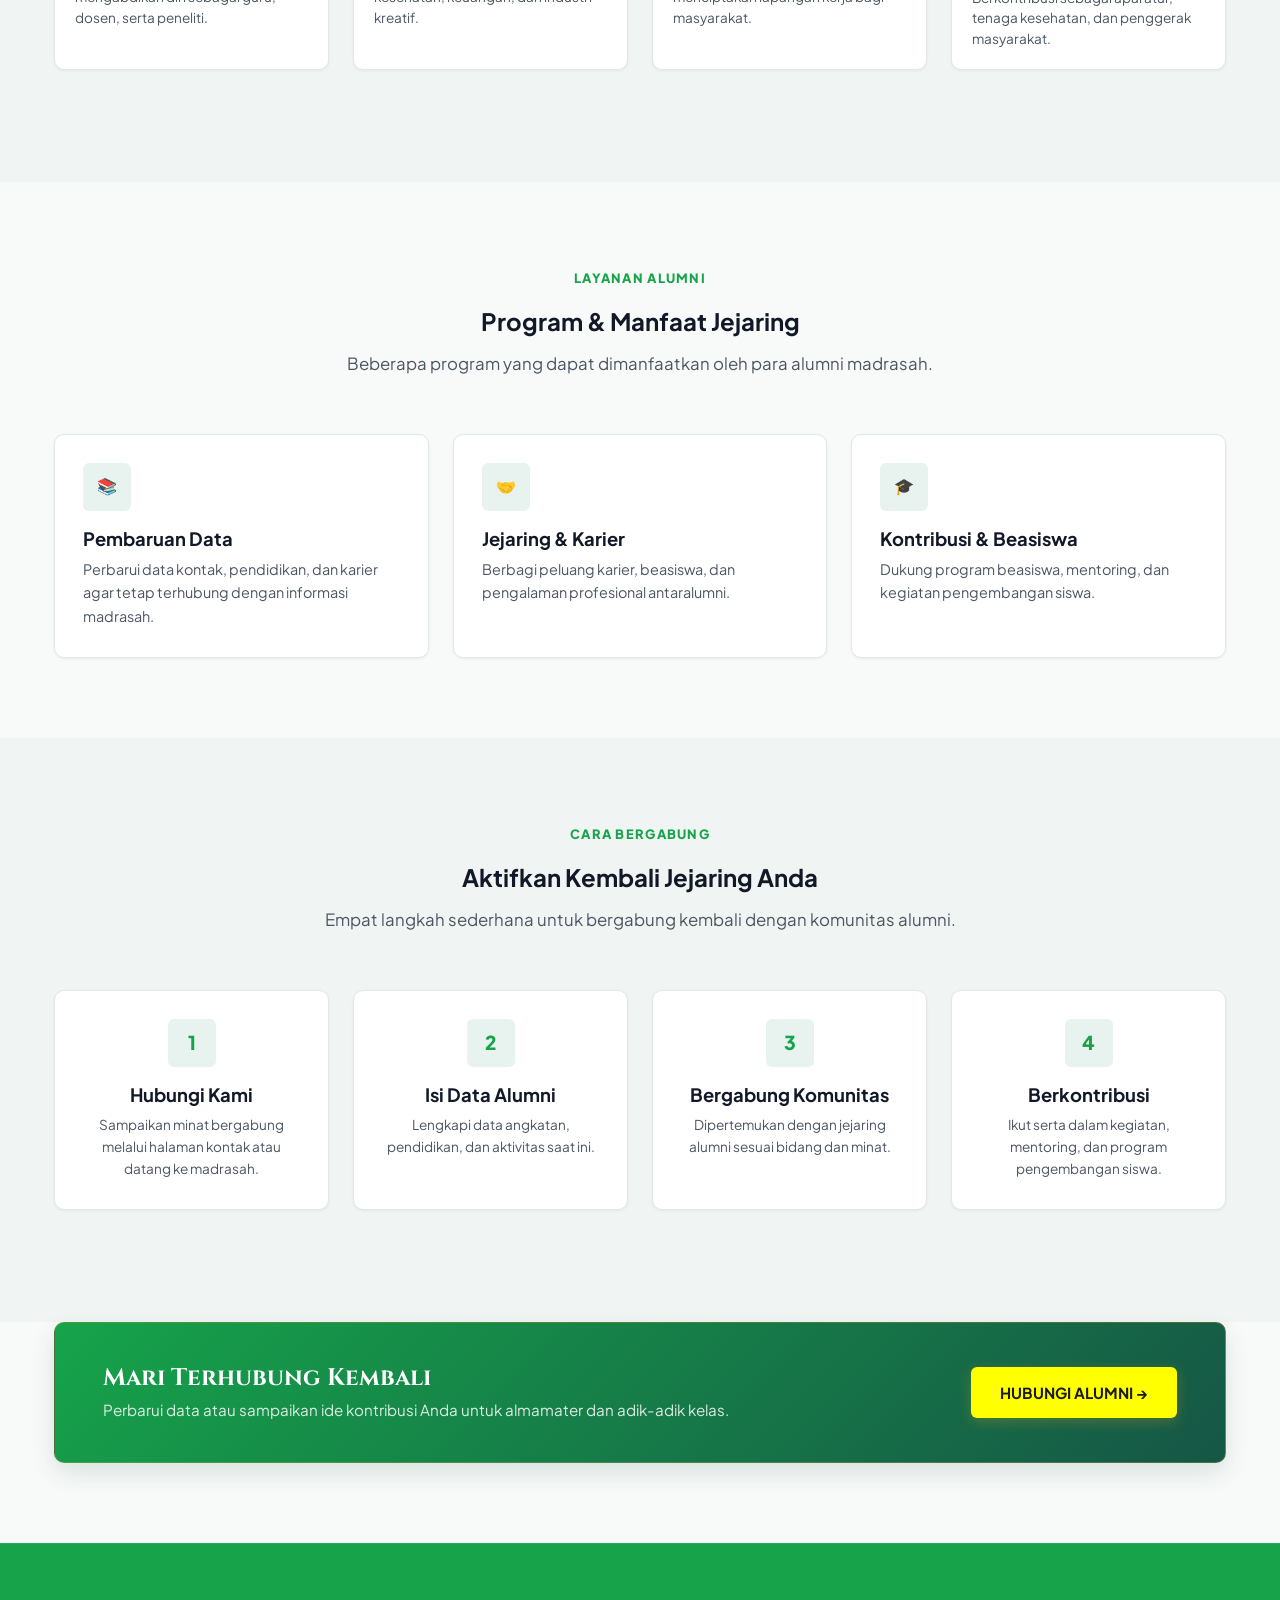
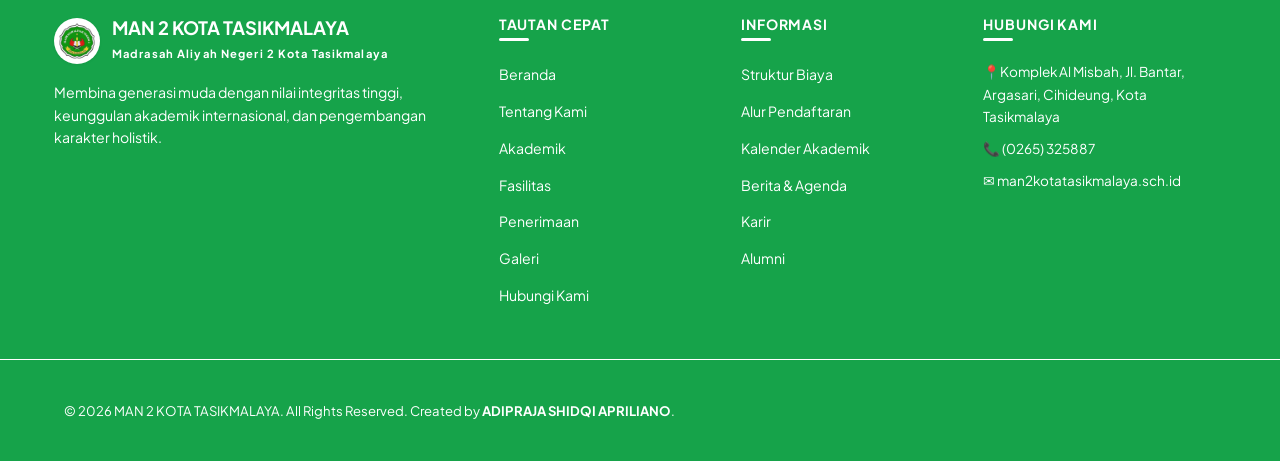
<file: alumni.html>
<!DOCTYPE html>
<html lang="id">

<head>
  <meta charset="UTF-8">
  <meta name="viewport" content="width=device-width, initial-scale=1.0">
  <title>ALUMNI | MAN 2 KOTA TASIKMALAYA</title>
  <link rel="icon" type="image/png" href="./assets/images/favicon-64.png">
  <link rel="stylesheet" href="css/style.css">
</head>

<body>

  <!-- Top Bar -->
  <div class="adipraja_topbar">
    <div class="adipraja_container adipraja_topbar_inner">
      <!-- Bagian Kiri -->
      <div class="adipraja_topbar_left">
        <div class="adipraja_topbar_links">
          <a href="./karir.html">Karir ↗</a>
          <a href="./alumni.html">Alumni ↗</a>
          <a href="./galeri.html">Berita & Kegiatan ↗</a>
        </div>
      </div>

      <!-- Bagian Kanan -->
      <div class="adipraja_topbar_right">
        <a href="./penerimaan.html" class="adipraja_topbar_badge">PPDB DIBUKA</a>
      </div>
    </div>
  </div>

  <!-- Header & Navigasi -->
  <header class="adipraja_header" id="adipraja_header">
    <div class="adipraja_container adipraja_navbar">

      <!-- Brand LOGO -->
      <a href="./beranda.html" class="adipraja_brand">
        <div class="logo-icon">
          <img src="./assets/images/LOGO MAN 2.webp" alt="LOGO MAN 2">
        </div>
        <div class="adipraja_brand_text">
          <h1>MANDAKOTAS</h1>
          <span>Man 2 Kota Tasikmalaya</span>
        </div>
      </a>

      <!-- Menu Navigasi -->
      <nav class="adipraja_nav_menu">
        <div class="adipraja_nav_item"><a href="./beranda.html" class="adipraja_nav_link">BERANDA</a></div>
        <div class="adipraja_nav_item"><a href="./about.html" class="adipraja_nav_link">TENTANG KAMI</a></div>
        <div class="adipraja_nav_item"><a href="./akademik.html" class="adipraja_nav_link">AKADEMIK</a></div>
        <div class="adipraja_nav_item"><a href="./fasilitas.html" class="adipraja_nav_link">FASILITAS</a></div>
        <div class="adipraja_nav_item"><a href="./penerimaan.html" class="adipraja_nav_link">ADMISI & PMBM</a></div>
        <div class="adipraja_nav_item"><a href="./galeri.html" class="adipraja_nav_link">GALERI</a></div>
        <div class="adipraja_nav_item"><a href="./kontak.html" class="adipraja_nav_link">HUBUNGI KAMI</a></div>
      </nav>

      <div class="adipraja_header_tools">
        <a href="./penerimaan.html" class="adipraja_btn adipraja_btn_accent adipraja_btn_sm">DAFTAR SEKARANG</a>
        <button class="adipraja_mobile_toggle" aria-label="Buka Menu Mobile">
          <svg width="24" height="24" fill="none" stroke="currentColor" viewBox="0 0 24 24">
            <path stroke-width="2" stroke-linecap="round" d="M4 6h16M4 12h16M4 18h16" />
          </svg>
        </button>
      </div>
    </div>
  </header>

  <!-- Mobile Drawer Navigation -->
  <div class="adipraja_drawer_overlay" id="adipraja_drawer_overlay"></div>
  <div class="adipraja_drawer" id="adipraja_mobile_drawer">
    <div class="adipraja_drawer_header">
      <div class="adipraja_brand">
        <div class="logo-icon"><img src="./assets/images/LOGO MAN 2.webp" alt="LOGO MAN 2"></div>
        <div class="adipraja_brand_text">
          <h2>MAN 2 KOTA</h2>
          <span>TASIKMALAYA</span>
        </div>
      </div>
      <button id="adipraja_drawer_close" class="adipraja_drawer_close">&times;</button>
    </div>

    <div class="adipraja_drawer_links">
      <a href="./beranda.html" class="adipraja_drawer_link">BERANDA <span>&rarr;</span></a>
      <a href="./about.html" class="adipraja_drawer_link">TENTANG KAMI <span>&rarr;</span></a>
      <a href="./akademik.html" class="adipraja_drawer_link">AKADEMIK <span>&rarr;</span></a>
      <a href="./fasilitas.html" class="adipraja_drawer_link">FASILITAS <span>&rarr;</span></a>
      <a href="./penerimaan.html" class="adipraja_drawer_link">ADMISI & PMBM <span>&rarr;</span></a>
      <a href="./galeri.html" class="adipraja_drawer_link">GALERI <span>&rarr;</span></a>
      <a href="./kontak.html" class="adipraja_drawer_link">HUBUNGI KAMI <span>&rarr;</span></a>
      <a href="./karir.html" class="adipraja_drawer_link">KARIR <span>&rarr;</span></a>
      <a href="./alumni.html" class="adipraja_drawer_link adipraja_active">ALUMNI <span>&rarr;</span></a>
    </div>
  </div>

  <!-- Page Banner -->
  <section class="adipraja_hero" style="min-height:280px;padding:3rem 0;">
    <div class="adipraja_hero_slide adipraja_active" style="background-image: url('./assets/images/1.webp');">
    </div>
    <div class="adipraja_hero_overlay"></div>
    <div class="adipraja_container" style="position:relative;z-index:2;">
      <span class="adipraja_badge_tag adipraja_badge_hero">JEJARING ALUMNI</span>
      <h1 class="adipraja_hero_title" style="font-size:2.6rem;margin-bottom:0.5rem;">Alumni MAN 2</h1>
      <p style="color:#ffffffe6;max-width:600px;">
        Tetap terhubung, berbagi pengalaman, dan terus berkontribusi untuk almamater serta generasi berikutnya.
      </p>
    </div>
  </section>

  <!-- Ikatan Alumni -->
  <section class="adipraja_section">
    <div class="adipraja_container">
      <div class="adipraja_section_header">
        <span class="adipraja_badge_tag">IKATAN ALUMNI</span>
        <h2 class="adipraja_section_title">Satu Almamater, Banyak Kontribusi</h2>
        <p class="adipraja_section_subtitle">
          Jejaring alumni menjadi penghubung antara lulusan, madrasah, dan adik-adik kelas dalam mengembangkan potensi
          bersama.
        </p>
      </div>

      <div class="adipraja_stats_row">
        <div class="adipraja_stat_item">
          <div class="adipraja_stat_number">25+</div>
          <div class="adipraja_stat_title">Angkatan</div>
        </div>

        <div class="adipraja_stat_item">
          <div class="adipraja_stat_number">5.000+</div>
          <div class="adipraja_stat_title">Alumni</div>
        </div>

        <div class="adipraja_stat_item">
          <div class="adipraja_stat_number">30+</div>
          <div class="adipraja_stat_title">Bidang Profesi</div>
        </div>

        <div class="adipraja_stat_item">
          <div class="adipraja_stat_number">100+</div>
          <div class="adipraja_stat_title">Kegiatan Jejaring</div>
        </div>
      </div>

      <div class="adipraja_alumni_note">
        <h4>Punya data atau cerita yang ingin dibagikan?</h4>
        <p style="margin-bottom:0;">
          Bantu kami memperbarui data alumni dan bagikan pengalaman Anda. Hubungi tim madrasah melalui
          <a href="./kontak.html">halaman kontak</a> agar dapat terhubung dengan jejaring alumni.
        </p>
      </div>
    </div>
  </section>

  <!-- Jejak Alumni -->
  <section class="adipraja_section adipraja_section_muted">
    <div class="adipraja_container">
      <div class="adipraja_section_header">
        <span class="adipraja_badge_tag">JEJAK ALUMNI</span>
        <h2 class="adipraja_section_title">Berkarya di Berbagai Bidang</h2>
        <p class="adipraja_section_subtitle">
          Alumni MAN 2 Kota Tasikmalaya melanjutkan langkah di dunia pendidikan, teknologi, usaha, dan pelayanan publik.
        </p>
      </div>

      <div class="adipraja_fasilitas_grid adipraja_cols_4">

        <div class="adipraja_facility_card">
          <div class="adipraja_facility_img_wrap" style="height:210px;">
            <img src="./assets/images/pendidik.jpg" alt="Alumni di bidang pendidikan" loading="lazy" decoding="async">
          </div>
          <div class="adipraja_facility_body">
            <h4 class="adipraja_facility_title">Akademisi &amp; Pendidik</h4>
            <p class="adipraja_facility_text">Melanjutkan pendidikan tinggi dan mengabdikan diri sebagai guru, dosen, serta
              peneliti.</p>
          </div>
        </div>

        <div class="adipraja_facility_card">
          <div class="adipraja_facility_img_wrap" style="height:210px;">
            <img src="./assets/images/profesional-teknologi.jpg" alt="Alumni di bidang teknologi" loading="lazy" decoding="async">
          </div>
          <div class="adipraja_facility_body">
            <h4 class="adipraja_facility_title">Profesional &amp; Teknologi</h4>
            <p class="adipraja_facility_text">Berkarier di bidang teknologi, kesehatan, keuangan, dan industri kreatif.</p>
          </div>
        </div>

        <div class="adipraja_facility_card">
          <div class="adipraja_facility_img_wrap" style="height:210px;">
            <img src="./assets/images/wirausaha-industri.jpg" alt="Alumni di bidang wirausaha" loading="lazy" decoding="async">
          </div>
          <div class="adipraja_facility_body">
            <h4 class="adipraja_facility_title">Wirausaha &amp; Industri</h4>
            <p class="adipraja_facility_text">Membangun usaha mandiri dan menciptakan lapangan kerja bagi masyarakat.</p>
          </div>
        </div>

        <div class="adipraja_facility_card">
          <div class="adipraja_facility_img_wrap" style="height:210px;">
            <img src="./assets/images/abdi_negara-layanan_publik.jpg" alt="Alumni di bidang pelayanan publik" loading="lazy" decoding="async">
          </div>
          <div class="adipraja_facility_body">
            <h4 class="adipraja_facility_title">Abdi Negara &amp; Layanan Publik</h4>
            <p class="adipraja_facility_text">Berkontribusi sebagai aparatur, tenaga kesehatan, dan penggerak masyarakat.</p>
          </div>
        </div>
      </div>
    </div>
  </section>

  <!-- Layanan Alumni -->
  <section class="adipraja_section">
    <div class="adipraja_container">
      <div class="adipraja_section_header">
        <span class="adipraja_badge_tag">LAYANAN ALUMNI</span>
        <h2 class="adipraja_section_title">Program &amp; Manfaat Jejaring</h2>
        <p class="adipraja_section_subtitle">Beberapa program yang dapat dimanfaatkan oleh para alumni madrasah.</p>
      </div>

      <div class="adipraja_akademik_grid adipraja_cols_3">

        <div class="adipraja_akademik_card">
          <div class="adipraja_card_icon">&#128218;</div>
          <h4 class="adipraja_akademik_title">Pembaruan Data</h4>
          <p style="font-size:0.9rem;">Perbarui data kontak, pendidikan, dan karier agar tetap terhubung dengan informasi
            madrasah.</p>
        </div>

        <div class="adipraja_akademik_card">
          <div class="adipraja_card_icon">&#129309;</div>
          <h4 class="adipraja_akademik_title">Jejaring &amp; Karier</h4>
          <p style="font-size:0.9rem;">Berbagi peluang karier, beasiswa, dan pengalaman profesional antaralumni.</p>
        </div>

        <div class="adipraja_akademik_card">
          <div class="adipraja_card_icon">&#127891;</div>
          <h4 class="adipraja_akademik_title">Kontribusi &amp; Beasiswa</h4>
          <p style="font-size:0.9rem;">Dukung program beasiswa, mentoring, dan kegiatan pengembangan siswa.</p>
        </div>
      </div>
    </div>
  </section>

  <!-- Cara Bergabung -->
  <section class="adipraja_section adipraja_section_muted">
    <div class="adipraja_container">
      <div class="adipraja_section_header">
        <span class="adipraja_badge_tag">CARA BERGABUNG</span>
        <h2 class="adipraja_section_title">Aktifkan Kembali Jejaring Anda</h2>
        <p class="adipraja_section_subtitle">Empat langkah sederhana untuk bergabung kembali dengan komunitas alumni.</p>
      </div>

      <div class="adipraja_fasilitas_grid adipraja_cols_4">

        <div class="adipraja_akademik_card" style="text-align:center;align-items:center;">
          <div class="adipraja_card_icon" style="font-size:1.2rem;font-weight:800;">1</div>
          <h4 class="adipraja_akademik_title">Hubungi Kami</h4>
          <p style="font-size:0.85rem;">Sampaikan minat bergabung melalui halaman kontak atau datang ke madrasah.</p>
        </div>

        <div class="adipraja_akademik_card" style="text-align:center;align-items:center;">
          <div class="adipraja_card_icon" style="font-size:1.2rem;font-weight:800;">2</div>
          <h4 class="adipraja_akademik_title">Isi Data Alumni</h4>
          <p style="font-size:0.85rem;">Lengkapi data angkatan, pendidikan, dan aktivitas saat ini.</p>
        </div>

        <div class="adipraja_akademik_card" style="text-align:center;align-items:center;">
          <div class="adipraja_card_icon" style="font-size:1.2rem;font-weight:800;">3</div>
          <h4 class="adipraja_akademik_title">Bergabung Komunitas</h4>
          <p style="font-size:0.85rem;">Dipertemukan dengan jejaring alumni sesuai bidang dan minat.</p>
        </div>

        <div class="adipraja_akademik_card" style="text-align:center;align-items:center;">
          <div class="adipraja_card_icon" style="font-size:1.2rem;font-weight:800;">4</div>
          <h4 class="adipraja_akademik_title">Berkontribusi</h4>
          <p style="font-size:0.85rem;">Ikut serta dalam kegiatan, mentoring, dan program pengembangan siswa.</p>
        </div>
      </div>
    </div>
  </section>

  <!-- CTA Banner -->
  <section class="adipraja_section" style="padding-top:0;">
    <div class="adipraja_container">
      <div class="adipraja_penerimaan_banner">
        <div class="adipraja_penerimaan_banner_left">
          <div class="adipraja_penerimaan_text">
            <h3>Mari Terhubung Kembali</h3>
            <p>Perbarui data atau sampaikan ide kontribusi Anda untuk almamater dan adik-adik kelas.</p>
          </div>
        </div>
        <a href="./kontak.html" class="adipraja_btn adipraja_btn_accent">HUBUNGI ALUMNI &rarr;</a>
      </div>
    </div>
  </section>

  <!-- Footer -->
  <footer class="adipraja_footer" id="adipraja_footer">
    <div class="adipraja_container">
      <div class="adipraja_footer_grid">
        <div class="adipraja_footer_brand">
          <div style="display:flex;align-items:center;gap:0.75rem;margin-bottom:1rem;">
            <div class="logo-icon">
              <img src="./assets/images/LOGO MAN 2.webp" alt="LOGO MAN 2">
            </div>
            <div>
              <h3 style="margin:0;font-size:1.15rem;">MAN 2 KOTA TASIKMALAYA</h3>
              <span class="adipraja_footer_tagline">Madrasah Aliyah Negeri 2 Kota Tasikmalaya</span>
            </div>
          </div>
          <p>Membina generasi muda dengan nilai integritas tinggi, keunggulan akademik internasional, dan pengembangan karakter holistik.</p>
        </div>

        <div>
          <h4 class="adipraja_footer_title">TAUTAN CEPAT</h4>
          <ul class="adipraja_footer_links">
            <li><a href="./beranda.html">Beranda</a></li>
            <li><a href="./about.html">Tentang Kami</a></li>
            <li><a href="./akademik.html">Akademik</a></li>
            <li><a href="./fasilitas.html">Fasilitas</a></li>
            <li><a href="./penerimaan.html">Penerimaan</a></li>
            <li><a href="./galeri.html">Galeri</a></li>
            <li><a href="./kontak.html">Hubungi Kami</a></li>
          </ul>
        </div>

        <div>
          <h4 class="adipraja_footer_title">INFORMASI</h4>
          <ul class="adipraja_footer_links">
            <li><a href="./penerimaan.html">Struktur Biaya</a></li>
            <li><a href="./penerimaan.html">Alur Pendaftaran</a></li>
            <li><a href="./akademik.html">Kalender Akademik</a></li>
            <li><a href="./galeri.html">Berita & Agenda</a></li>
            <li><a href="./karir.html">Karir</a></li>
            <li><a href="./alumni.html">Alumni</a></li>
          </ul>
        </div>

        <div>
          <h4 class="adipraja_footer_title">HUBUNGI KAMI</h4>
          <p style="font-size:0.85rem;color:#ffffff;margin-bottom:0.6rem;">&#128205;Komplek Al Misbah, Jl. Bantar, Argasari, Cihideung, Kota Tasikmalaya</p>
          <p style="font-size:0.85rem;color:#ffffff;margin-bottom:0.6rem;">&#128222; (0265) 325887</p>
          <p style="font-size:0.85rem;color:#ffffff;">&#9993; man2kotatasikmalaya.sch.id</p>
        </div>
      </div>
    </div>

    <div class="adipraja_footer_bottom">
      <div class="adipraja_container adipraja_footer_bottom_inner">
        <div>&copy; 2026 MAN 2 KOTA TASIKMALAYA. All Rights Reserved. Created by <strong>ADIPRAJA SHIDQI APRILIANO</strong>.
        </div>
      </div>
    </div>
  </footer>

  <!-- Form Success Modal -->
  <div class="adipraja_modal_backdrop" id="adipraja_success_modal">
    <div class="adipraja_modal_box">
      <div class="adipraja_modal_icon">&#10004;</div>
      <h3 id="adipraja_modal_title" style="margin-bottom:0.75rem;">Berhasil!</h3>
      <p id="adipraja_modal_msg" class="adipraja_modal_message"></p>
      <button class="adipraja_btn adipraja_btn_primary" id="adipraja_modal_close_btn">Tutup</button>
    </div>
  </div>

  <script src="js/script.js"></script>
</body>

</html>
</file>
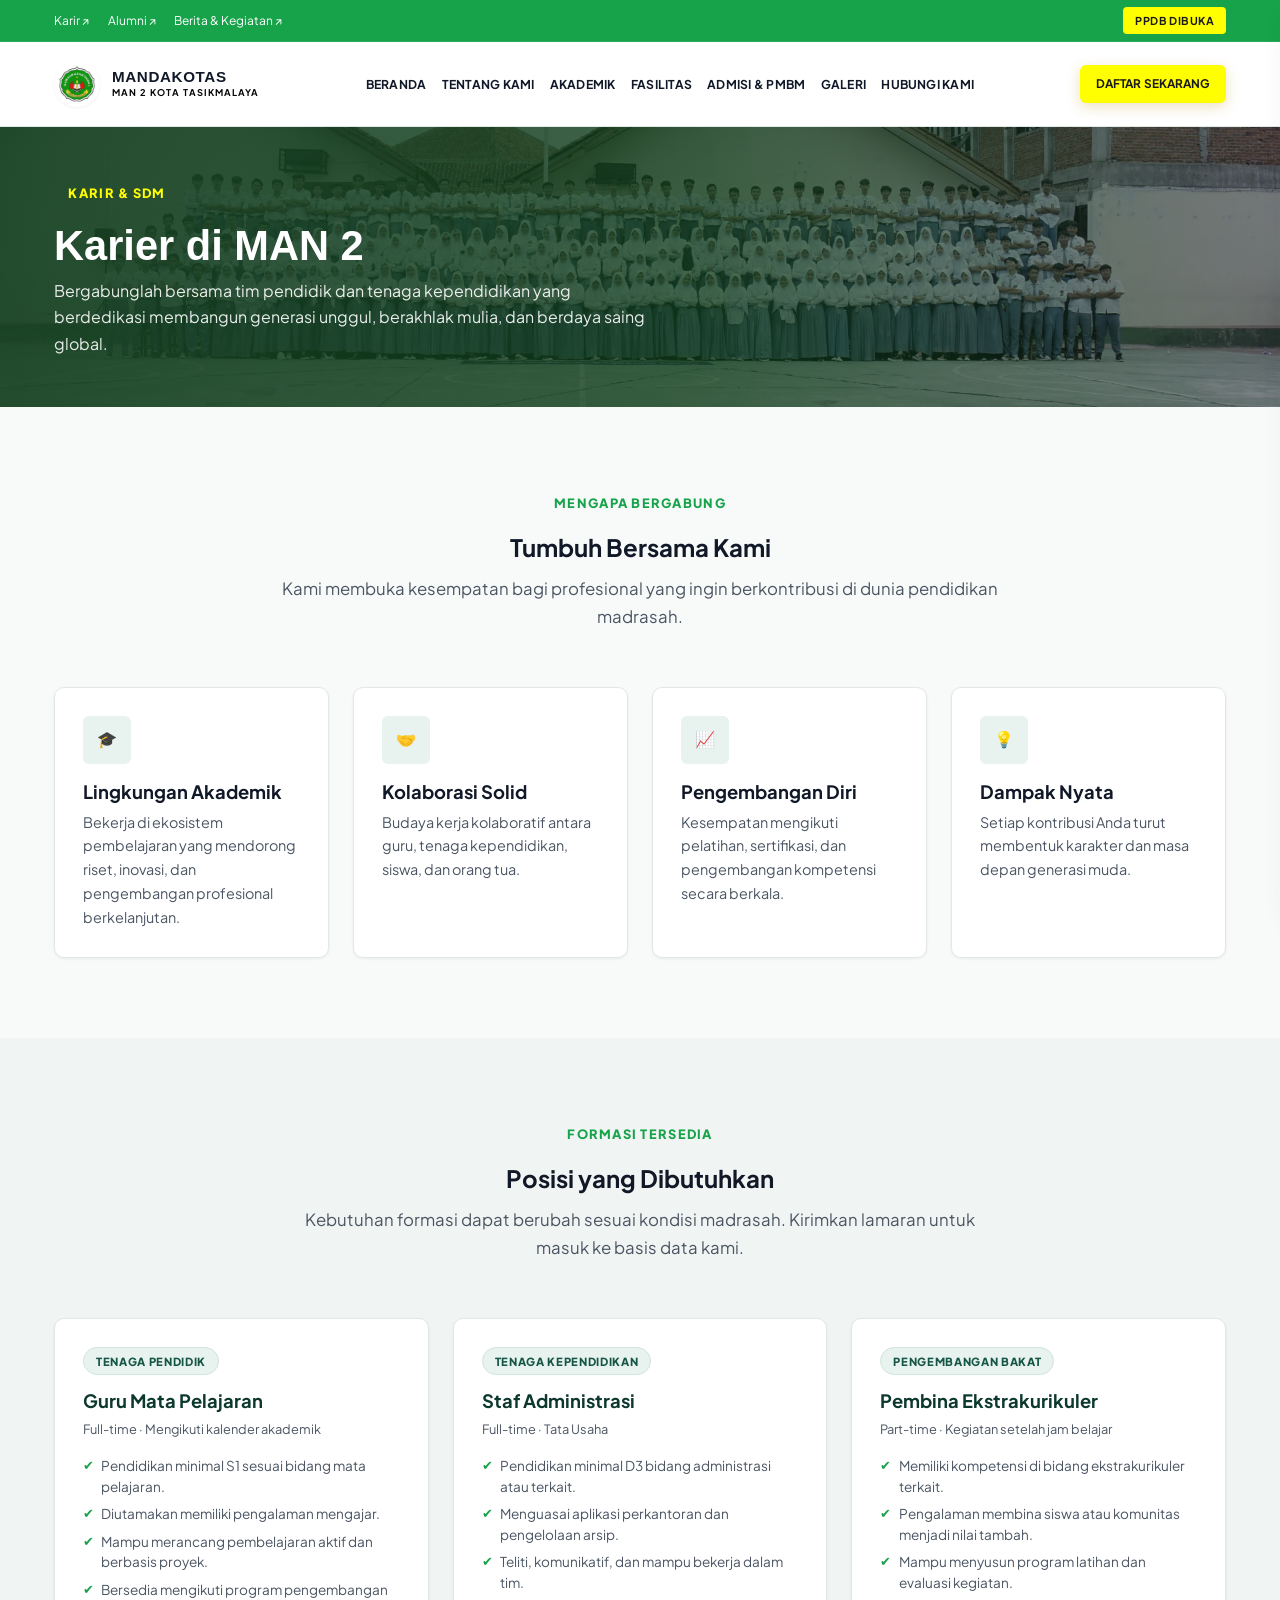
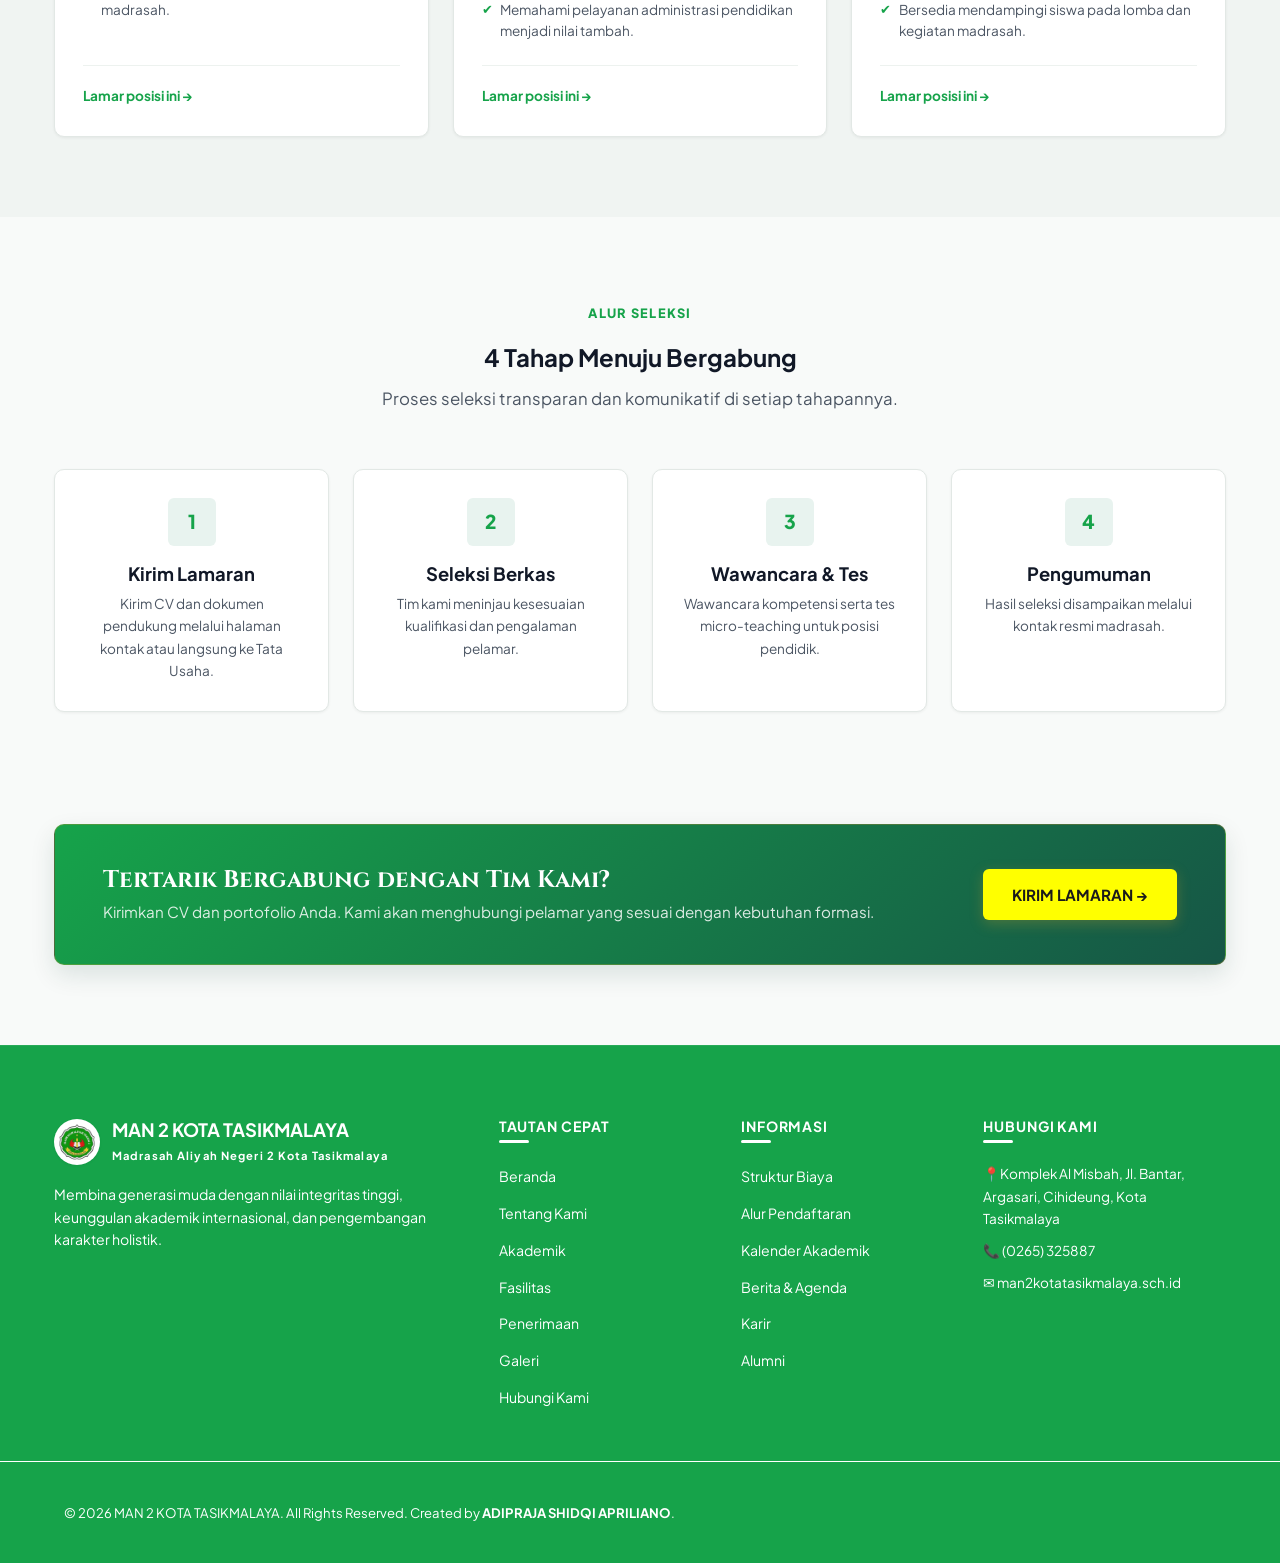
<file: karir.html>
<!DOCTYPE html>
<html lang="id">

<head>
  <meta charset="UTF-8">
  <meta name="viewport" content="width=device-width, initial-scale=1.0">
  <title>KARIR | MAN 2 KOTA TASIKMALAYA</title>
  <link rel="icon" type="image/png" href="./assets/images/favicon-64.png">
  <link rel="stylesheet" href="css/style.css">
</head>

<body>

  <!-- Top Bar -->
  <div class="adipraja_topbar">
    <div class="adipraja_container adipraja_topbar_inner">
      <!-- Bagian Kiri -->
      <div class="adipraja_topbar_left">
        <div class="adipraja_topbar_links">
          <a href="./karir.html">Karir ↗</a>
          <a href="./alumni.html">Alumni ↗</a>
          <a href="./galeri.html">Berita & Kegiatan ↗</a>
        </div>
      </div>

      <!-- Bagian Kanan -->
      <div class="adipraja_topbar_right">
        <a href="./penerimaan.html" class="adipraja_topbar_badge">PPDB DIBUKA</a>
      </div>
    </div>
  </div>

  <!-- Header & Navigasi -->
  <header class="adipraja_header" id="adipraja_header">
    <div class="adipraja_container adipraja_navbar">

      <!-- Brand LOGO -->
      <a href="./beranda.html" class="adipraja_brand">
        <div class="logo-icon">
          <img src="./assets/images/LOGO MAN 2.webp" alt="LOGO MAN 2">
        </div>
        <div class="adipraja_brand_text">
          <h1>MANDAKOTAS</h1>
          <span>Man 2 Kota Tasikmalaya</span>
        </div>
      </a>

      <!-- Menu Navigasi -->
      <nav class="adipraja_nav_menu">
        <div class="adipraja_nav_item"><a href="./beranda.html" class="adipraja_nav_link">BERANDA</a></div>
        <div class="adipraja_nav_item"><a href="./about.html" class="adipraja_nav_link">TENTANG KAMI</a></div>
        <div class="adipraja_nav_item"><a href="./akademik.html" class="adipraja_nav_link">AKADEMIK</a></div>
        <div class="adipraja_nav_item"><a href="./fasilitas.html" class="adipraja_nav_link">FASILITAS</a></div>
        <div class="adipraja_nav_item"><a href="./penerimaan.html" class="adipraja_nav_link">ADMISI & PMBM</a></div>
        <div class="adipraja_nav_item"><a href="./galeri.html" class="adipraja_nav_link">GALERI</a></div>
        <div class="adipraja_nav_item"><a href="./kontak.html" class="adipraja_nav_link">HUBUNGI KAMI</a></div>
      </nav>

      <div class="adipraja_header_tools">
        <a href="./penerimaan.html" class="adipraja_btn adipraja_btn_accent adipraja_btn_sm">DAFTAR SEKARANG</a>
        <button class="adipraja_mobile_toggle" aria-label="Buka Menu Mobile">
          <svg width="24" height="24" fill="none" stroke="currentColor" viewBox="0 0 24 24">
            <path stroke-width="2" stroke-linecap="round" d="M4 6h16M4 12h16M4 18h16" />
          </svg>
        </button>
      </div>
    </div>
  </header>

  <!-- Mobile Drawer Navigation -->
  <div class="adipraja_drawer_overlay" id="adipraja_drawer_overlay"></div>
  <div class="adipraja_drawer" id="adipraja_mobile_drawer">
    <div class="adipraja_drawer_header">
      <div class="adipraja_brand">
        <div class="logo-icon"><img src="./assets/images/LOGO MAN 2.webp" alt="LOGO MAN 2"></div>
        <div class="adipraja_brand_text">
          <h2>MAN 2 KOTA</h2>
          <span>TASIKMALAYA</span>
        </div>
      </div>
      <button id="adipraja_drawer_close" class="adipraja_drawer_close">&times;</button>
    </div>

    <div class="adipraja_drawer_links">
      <a href="./beranda.html" class="adipraja_drawer_link">BERANDA <span>&rarr;</span></a>
      <a href="./about.html" class="adipraja_drawer_link">TENTANG KAMI <span>&rarr;</span></a>
      <a href="./akademik.html" class="adipraja_drawer_link">AKADEMIK <span>&rarr;</span></a>
      <a href="./fasilitas.html" class="adipraja_drawer_link">FASILITAS <span>&rarr;</span></a>
      <a href="./penerimaan.html" class="adipraja_drawer_link">ADMISI & PMBM <span>&rarr;</span></a>
      <a href="./galeri.html" class="adipraja_drawer_link">GALERI <span>&rarr;</span></a>
      <a href="./kontak.html" class="adipraja_drawer_link">HUBUNGI KAMI <span>&rarr;</span></a>
      <a href="./karir.html" class="adipraja_drawer_link adipraja_active">KARIR <span>&rarr;</span></a>
      <a href="./alumni.html" class="adipraja_drawer_link">ALUMNI <span>&rarr;</span></a>
    </div>
  </div>

  <!-- Page Banner -->
  <section class="adipraja_hero" style="min-height:280px;padding:3rem 0;">
    <div class="adipraja_hero_slide adipraja_active" style="background-image: url('./assets/images/1.webp');">
    </div>
    <div class="adipraja_hero_overlay"></div>
    <div class="adipraja_container" style="position:relative;z-index:2;">
      <span class="adipraja_badge_tag adipraja_badge_hero">KARIR &amp; SDM</span>
      <h1 class="adipraja_hero_title" style="font-size:2.6rem;margin-bottom:0.5rem;">Karier di MAN 2</h1>
      <p style="color:#ffffffe6;max-width:600px;">
        Bergabunglah bersama tim pendidik dan tenaga kependidikan yang berdedikasi membangun generasi unggul,
        berakhlak mulia, dan berdaya saing global.
      </p>
    </div>
  </section>

  <!-- Mengapa Bergabung -->
  <section class="adipraja_section">
    <div class="adipraja_container">
      <div class="adipraja_section_header">
        <span class="adipraja_badge_tag">MENGAPA BERGABUNG</span>
        <h2 class="adipraja_section_title">Tumbuh Bersama Kami</h2>
        <p class="adipraja_section_subtitle">
          Kami membuka kesempatan bagi profesional yang ingin berkontribusi di dunia pendidikan madrasah.
        </p>
      </div>

      <div class="adipraja_akademik_grid adipraja_cols_4">

        <div class="adipraja_akademik_card">
          <div class="adipraja_card_icon">&#127891;</div>
          <h4 class="adipraja_akademik_title">Lingkungan Akademik</h4>
          <p style="font-size:0.9rem;">Bekerja di ekosistem pembelajaran yang mendorong riset, inovasi, dan pengembangan
            profesional berkelanjutan.</p>
        </div>

        <div class="adipraja_akademik_card">
          <div class="adipraja_card_icon">&#129309;</div>
          <h4 class="adipraja_akademik_title">Kolaborasi Solid</h4>
          <p style="font-size:0.9rem;">Budaya kerja kolaboratif antara guru, tenaga kependidikan, siswa, dan orang tua.
          </p>
        </div>

        <div class="adipraja_akademik_card">
          <div class="adipraja_card_icon">&#128200;</div>
          <h4 class="adipraja_akademik_title">Pengembangan Diri</h4>
          <p style="font-size:0.9rem;">Kesempatan mengikuti pelatihan, sertifikasi, dan pengembangan kompetensi secara
            berkala.</p>
        </div>

        <div class="adipraja_akademik_card">
          <div class="adipraja_card_icon">&#128161;</div>
          <h4 class="adipraja_akademik_title">Dampak Nyata</h4>
          <p style="font-size:0.9rem;">Setiap kontribusi Anda turut membentuk karakter dan masa depan generasi muda.
          </p>
        </div>
      </div>
    </div>
  </section>

  <!-- Formasi / Lowongan -->
  <section class="adipraja_section adipraja_section_muted">
    <div class="adipraja_container">
      <div class="adipraja_section_header">
        <span class="adipraja_badge_tag">FORMASI TERSEDIA</span>
        <h2 class="adipraja_section_title">Posisi yang Dibutuhkan</h2>
        <p class="adipraja_section_subtitle">
          Kebutuhan formasi dapat berubah sesuai kondisi madrasah. Kirimkan lamaran untuk masuk ke basis data kami.
        </p>
      </div>

      <div class="adipraja_job_grid">

        <!-- Lowongan 1 -->
        <div class="adipraja_job_card">
          <span class="adipraja_job_badge">Tenaga Pendidik</span>
          <h3 class="adipraja_job_title">Guru Mata Pelajaran</h3>
          <p class="adipraja_job_meta">Full-time &middot; Mengikuti kalender akademik</p>
          <ul class="adipraja_job_list">
            <li>Pendidikan minimal S1 sesuai bidang mata pelajaran.</li>
            <li>Diutamakan memiliki pengalaman mengajar.</li>
            <li>Mampu merancang pembelajaran aktif dan berbasis proyek.</li>
            <li>Bersedia mengikuti program pengembangan madrasah.</li>
          </ul>
          <div class="adipraja_job_footer">
            <a href="./kontak.html" class="adipraja_job_link">Lamar posisi ini &rarr;</a>
          </div>
        </div>

        <!-- Lowongan 2 -->
        <div class="adipraja_job_card">
          <span class="adipraja_job_badge">Tenaga Kependidikan</span>
          <h3 class="adipraja_job_title">Staf Administrasi</h3>
          <p class="adipraja_job_meta">Full-time &middot; Tata Usaha</p>
          <ul class="adipraja_job_list">
            <li>Pendidikan minimal D3 bidang administrasi atau terkait.</li>
            <li>Menguasai aplikasi perkantoran dan pengelolaan arsip.</li>
            <li>Teliti, komunikatif, dan mampu bekerja dalam tim.</li>
            <li>Memahami pelayanan administrasi pendidikan menjadi nilai tambah.</li>
          </ul>
          <div class="adipraja_job_footer">
            <a href="./kontak.html" class="adipraja_job_link">Lamar posisi ini &rarr;</a>
          </div>
        </div>

        <!-- Lowongan 3 -->
        <div class="adipraja_job_card">
          <span class="adipraja_job_badge">Pengembangan Bakat</span>
          <h3 class="adipraja_job_title">Pembina Ekstrakurikuler</h3>
          <p class="adipraja_job_meta">Part-time &middot; Kegiatan setelah jam belajar</p>
          <ul class="adipraja_job_list">
            <li>Memiliki kompetensi di bidang ekstrakurikuler terkait.</li>
            <li>Pengalaman membina siswa atau komunitas menjadi nilai tambah.</li>
            <li>Mampu menyusun program latihan dan evaluasi kegiatan.</li>
            <li>Bersedia mendampingi siswa pada lomba dan kegiatan madrasah.</li>
          </ul>
          <div class="adipraja_job_footer">
            <a href="./kontak.html" class="adipraja_job_link">Lamar posisi ini &rarr;</a>
          </div>
        </div>
      </div>
    </div>
  </section>

  <!-- Alur Seleksi -->
  <section class="adipraja_section">
    <div class="adipraja_container">
      <div class="adipraja_section_header">
        <span class="adipraja_badge_tag">ALUR SELEKSI</span>
        <h2 class="adipraja_section_title">4 Tahap Menuju Bergabung</h2>
        <p class="adipraja_section_subtitle">Proses seleksi transparan dan komunikatif di setiap tahapannya.</p>
      </div>

      <div class="adipraja_fasilitas_grid adipraja_cols_4">

        <div class="adipraja_akademik_card" style="text-align:center;align-items:center;">
          <div class="adipraja_card_icon" style="font-size:1.2rem;font-weight:800;">1</div>
          <h4 class="adipraja_akademik_title">Kirim Lamaran</h4>
          <p style="font-size:0.85rem;">Kirim CV dan dokumen pendukung melalui halaman kontak atau langsung ke Tata Usaha.</p>
        </div>

        <div class="adipraja_akademik_card" style="text-align:center;align-items:center;">
          <div class="adipraja_card_icon" style="font-size:1.2rem;font-weight:800;">2</div>
          <h4 class="adipraja_akademik_title">Seleksi Berkas</h4>
          <p style="font-size:0.85rem;">Tim kami meninjau kesesuaian kualifikasi dan pengalaman pelamar.</p>
        </div>

        <div class="adipraja_akademik_card" style="text-align:center;align-items:center;">
          <div class="adipraja_card_icon" style="font-size:1.2rem;font-weight:800;">3</div>
          <h4 class="adipraja_akademik_title">Wawancara &amp; Tes</h4>
          <p style="font-size:0.85rem;">Wawancara kompetensi serta tes micro-teaching untuk posisi pendidik.</p>
        </div>

        <div class="adipraja_akademik_card" style="text-align:center;align-items:center;">
          <div class="adipraja_card_icon" style="font-size:1.2rem;font-weight:800;">4</div>
          <h4 class="adipraja_akademik_title">Pengumuman</h4>
          <p style="font-size:0.85rem;">Hasil seleksi disampaikan melalui kontak resmi madrasah.</p>
        </div>
      </div>
    </div>
  </section>

  <!-- CTA Banner -->
  <section class="adipraja_section" style="padding-top:0;">
    <div class="adipraja_container">
      <div class="adipraja_penerimaan_banner">
        <div class="adipraja_penerimaan_banner_left">
          <div class="adipraja_penerimaan_text">
            <h3>Tertarik Bergabung dengan Tim Kami?</h3>
            <p>Kirimkan CV dan portofolio Anda. Kami akan menghubungi pelamar yang sesuai dengan kebutuhan formasi.</p>
          </div>
        </div>
        <a href="./kontak.html" class="adipraja_btn adipraja_btn_accent">KIRIM LAMARAN &rarr;</a>
      </div>
    </div>
  </section>

  <!-- Footer -->
  <footer class="adipraja_footer" id="adipraja_footer">
    <div class="adipraja_container">
      <div class="adipraja_footer_grid">
        <div class="adipraja_footer_brand">
          <div style="display:flex;align-items:center;gap:0.75rem;margin-bottom:1rem;">
            <div class="logo-icon">
              <img src="./assets/images/LOGO MAN 2.webp" alt="LOGO MAN 2">
            </div>
            <div>
              <h3 style="margin:0;font-size:1.15rem;">MAN 2 KOTA TASIKMALAYA</h3>
              <span class="adipraja_footer_tagline">Madrasah Aliyah Negeri 2 Kota Tasikmalaya</span>
            </div>
          </div>
          <p>Membina generasi muda dengan nilai integritas tinggi, keunggulan akademik internasional, dan pengembangan karakter holistik.</p>
        </div>

        <div>
          <h4 class="adipraja_footer_title">TAUTAN CEPAT</h4>
          <ul class="adipraja_footer_links">
            <li><a href="./beranda.html">Beranda</a></li>
            <li><a href="./about.html">Tentang Kami</a></li>
            <li><a href="./akademik.html">Akademik</a></li>
            <li><a href="./fasilitas.html">Fasilitas</a></li>
            <li><a href="./penerimaan.html">Penerimaan</a></li>
            <li><a href="./galeri.html">Galeri</a></li>
            <li><a href="./kontak.html">Hubungi Kami</a></li>
          </ul>
        </div>

        <div>
          <h4 class="adipraja_footer_title">INFORMASI</h4>
          <ul class="adipraja_footer_links">
            <li><a href="./penerimaan.html">Struktur Biaya</a></li>
            <li><a href="./penerimaan.html">Alur Pendaftaran</a></li>
            <li><a href="./akademik.html">Kalender Akademik</a></li>
            <li><a href="./galeri.html">Berita & Agenda</a></li>
            <li><a href="./karir.html">Karir</a></li>
            <li><a href="./alumni.html">Alumni</a></li>
          </ul>
        </div>

        <div>
          <h4 class="adipraja_footer_title">HUBUNGI KAMI</h4>
          <p style="font-size:0.85rem;color:#ffffff;margin-bottom:0.6rem;">&#128205;Komplek Al Misbah, Jl. Bantar, Argasari, Cihideung, Kota Tasikmalaya</p>
          <p style="font-size:0.85rem;color:#ffffff;margin-bottom:0.6rem;">&#128222; (0265) 325887</p>
          <p style="font-size:0.85rem;color:#ffffff;">&#9993; man2kotatasikmalaya.sch.id</p>
        </div>
      </div>
    </div>

    <div class="adipraja_footer_bottom">
      <div class="adipraja_container adipraja_footer_bottom_inner">
        <div>&copy; 2026 MAN 2 KOTA TASIKMALAYA. All Rights Reserved. Created by <strong>ADIPRAJA SHIDQI APRILIANO</strong>.
        </div>
      </div>
    </div>
  </footer>

  <!-- Form Success Modal -->
  <div class="adipraja_modal_backdrop" id="adipraja_success_modal">
    <div class="adipraja_modal_box">
      <div class="adipraja_modal_icon">&#10004;</div>
      <h3 id="adipraja_modal_title" style="margin-bottom:0.75rem;">Berhasil!</h3>
      <p id="adipraja_modal_msg" class="adipraja_modal_message"></p>
      <button class="adipraja_btn adipraja_btn_primary" id="adipraja_modal_close_btn">Tutup</button>
    </div>
  </div>

  <script src="js/script.js"></script>
</body>

</html>
</file>
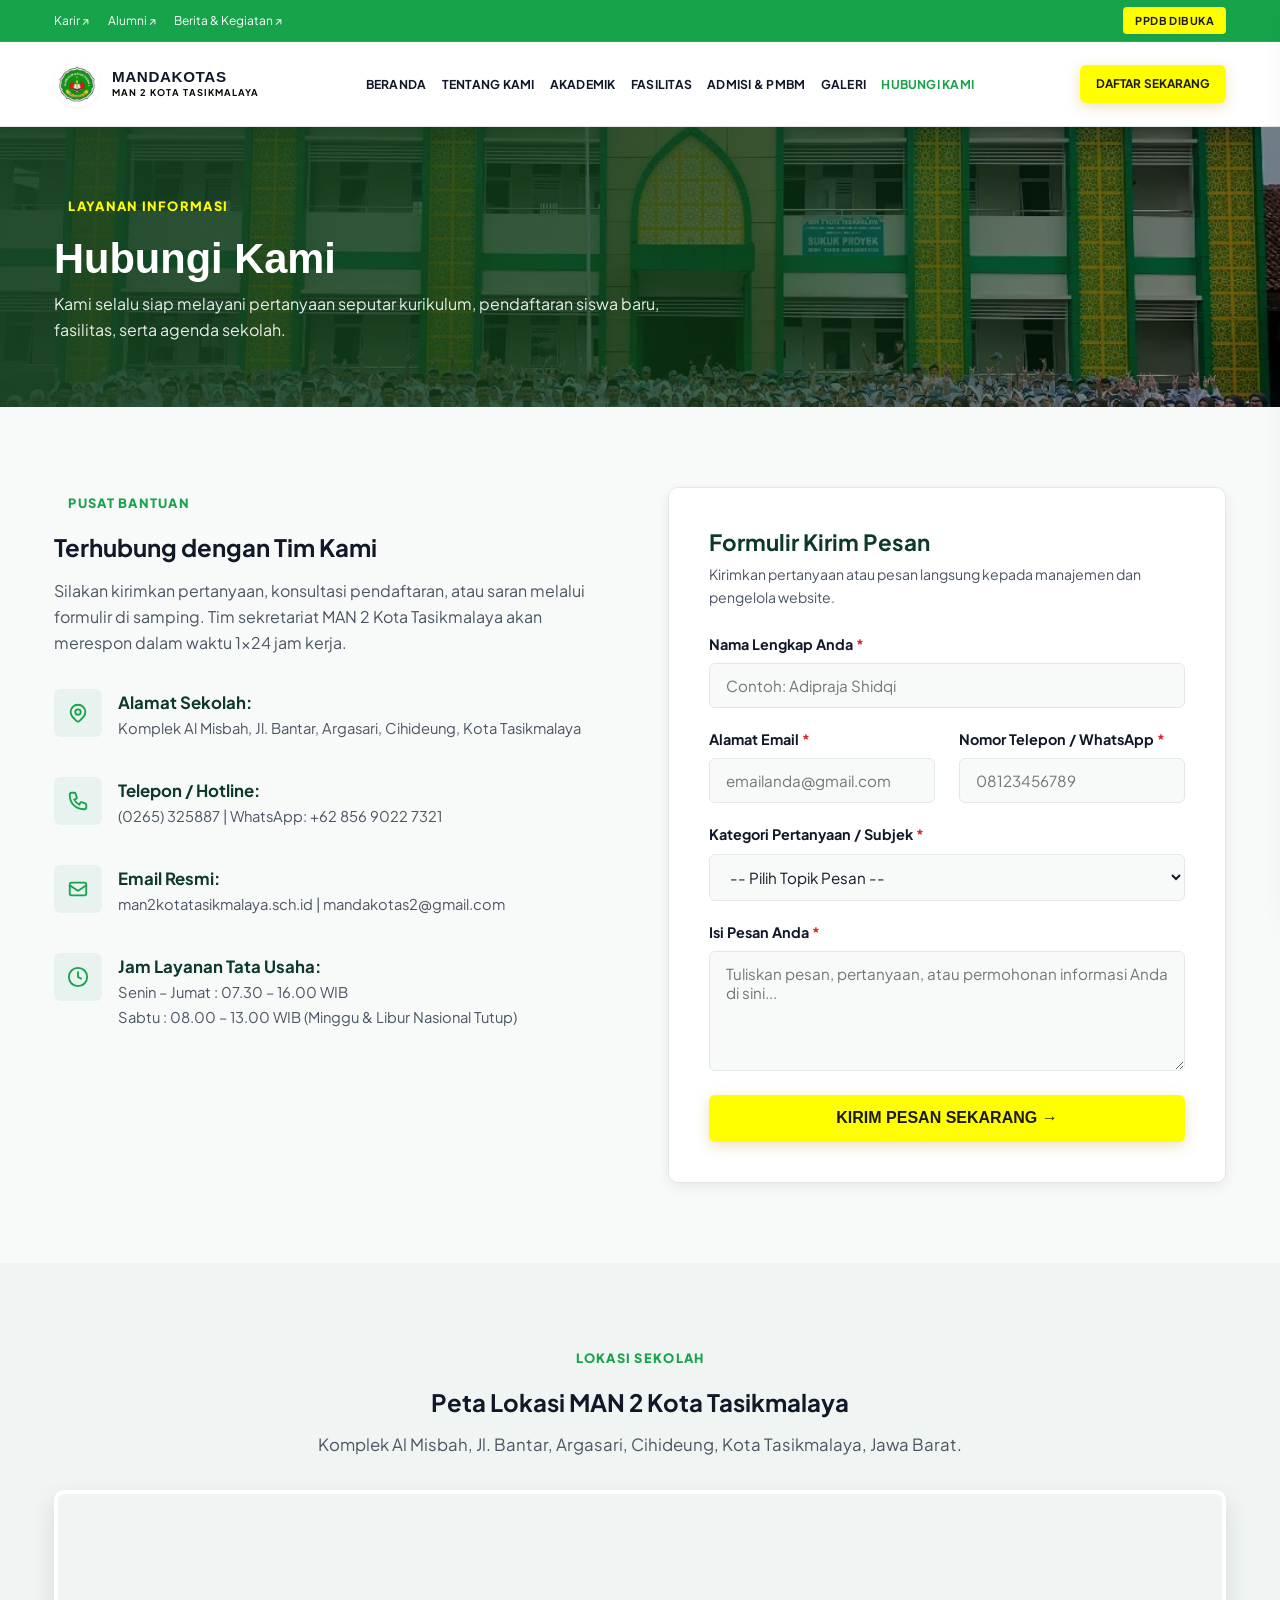
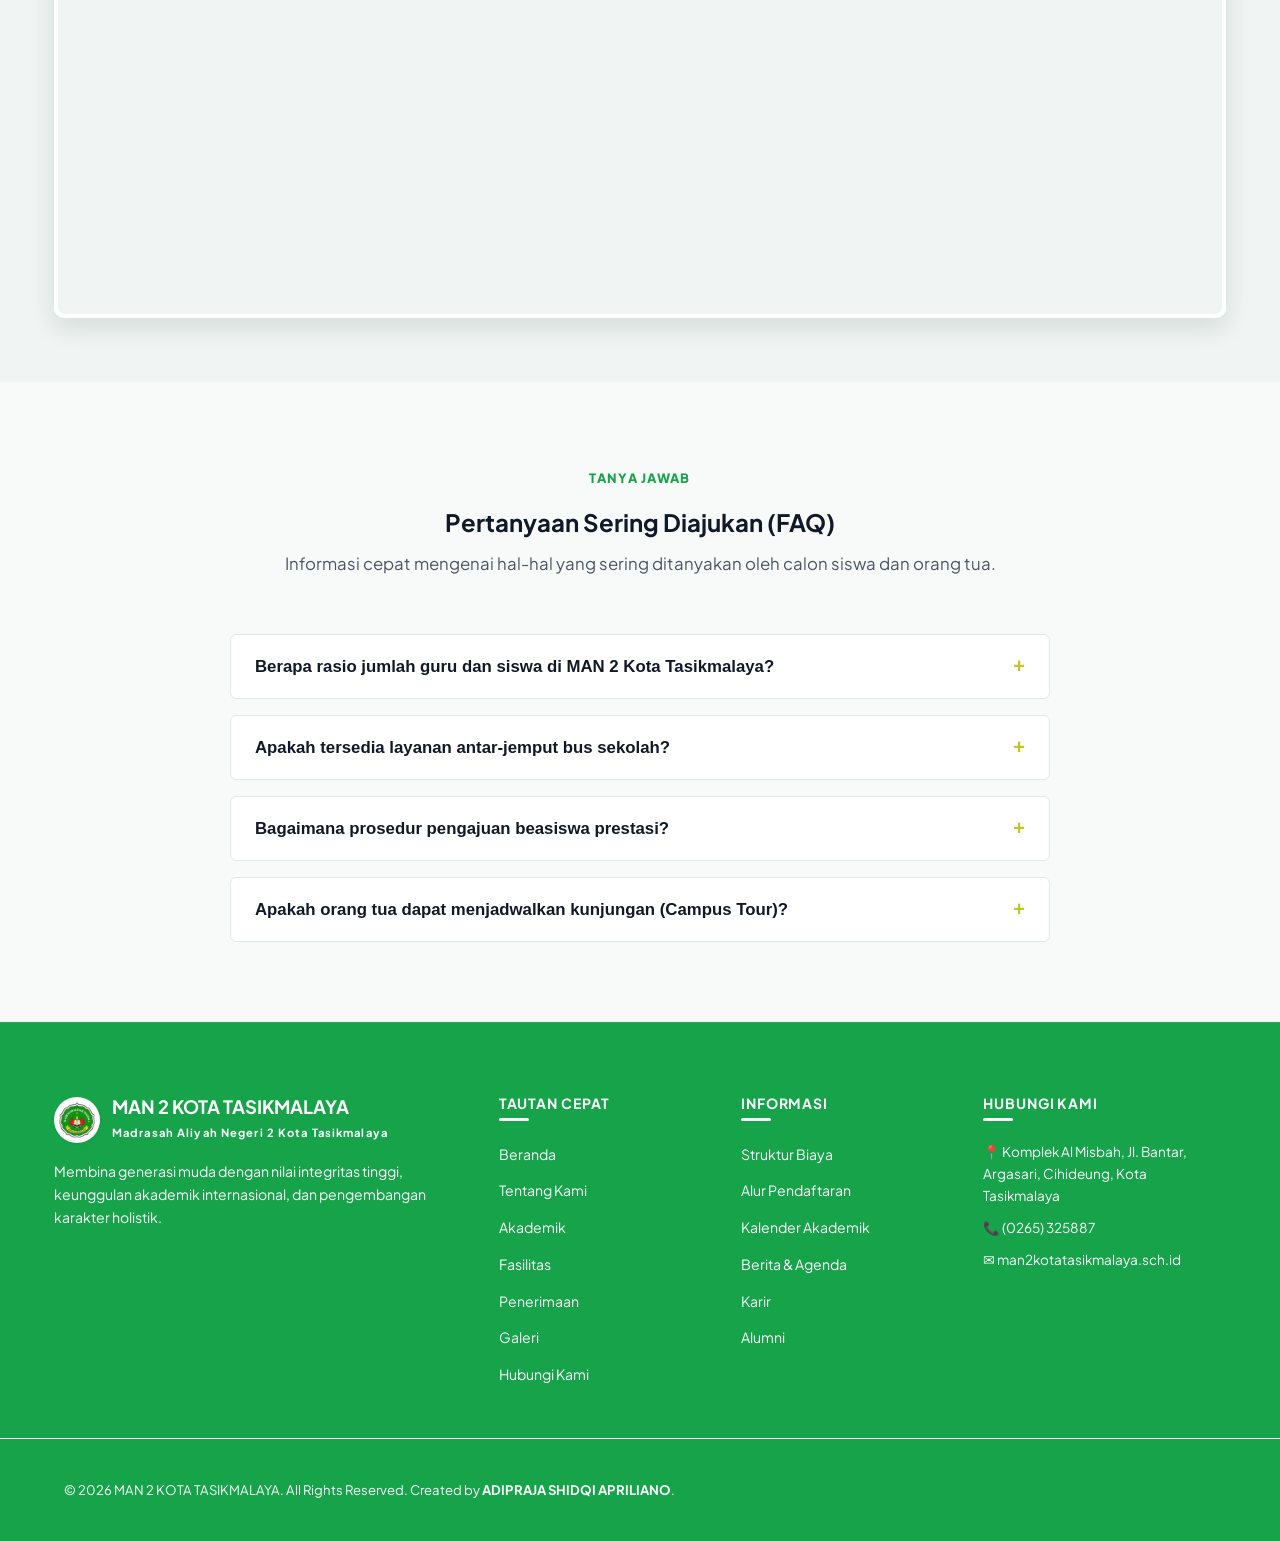
<file: kontak.html>
<!DOCTYPE html>
<html lang="id">

<head>
  <meta charset="UTF-8">
  <meta name="viewport" content="width=device-width, initial-scale=1.0">
  <title>KONTAK | MAN 2 KOTA TASIKMALAYA</title>
  <link rel="icon" type="image/png" href="./assets/images/favicon-64.png">
  <link rel="stylesheet" href="css/style.css">
</head>

<body>

  <!-- Top Bar -->
  <div class="adipraja_topbar">
    <div class="adipraja_container adipraja_topbar_inner">
      <!-- Bagian Kiri -->
      <div class="adipraja_topbar_left">
        <div class="adipraja_topbar_links">
          <a href="./karir.html">Karir ↗</a>
          <a href="./alumni.html">Alumni ↗</a>
          <a href="./galeri.html">Berita & Kegiatan ↗</a>
        </div>
      </div>

      <!-- Bagian Kanan -->
      <div class="adipraja_topbar_right">
        <a href="./penerimaan.html" class="adipraja_topbar_badge">PPDB DIBUKA</a>
      </div>
    </div>
  </div>

  <!-- Header & Navigasi -->
  <header class="adipraja_header" id="adipraja_header">
    <div class="adipraja_container adipraja_navbar">

      <!-- Brand LOGO -->
      <a href="./beranda.html" class="adipraja_brand">
        <div class="logo-icon">
          <img src="./assets/images/LOGO MAN 2.webp" alt="LOGO MAN 2">
        </div>
        <div class="adipraja_brand_text">
          <h1>MANDAKOTAS</h1>
          <span>Man 2 Kota Tasikmalaya</span>
        </div>
      </a>

      <!-- Menu Navigasi -->
      <nav class="adipraja_nav_menu">
        <div class="adipraja_nav_item"><a href="./beranda.html" class="adipraja_nav_link">BERANDA</a></div>
        <div class="adipraja_nav_item"><a href="./about.html" class="adipraja_nav_link">TENTANG KAMI</a></div>
        <div class="adipraja_nav_item"><a href="./akademik.html" class="adipraja_nav_link">AKADEMIK</a></div>
        <div class="adipraja_nav_item"><a href="./fasilitas.html" class="adipraja_nav_link">FASILITAS</a></div>
        <div class="adipraja_nav_item"><a href="./penerimaan.html" class="adipraja_nav_link">ADMISI & PMBM</a></div>
        <div class="adipraja_nav_item"><a href="./galeri.html" class="adipraja_nav_link">GALERI</a></div>
        <div class="adipraja_nav_item"><a href="./kontak.html" class="adipraja_nav_link adipraja_active">HUBUNGI KAMI</a>
        </div>
      </nav>

      <div class="adipraja_header_tools">
        <a href="./penerimaan.html" class="adipraja_btn adipraja_btn_accent adipraja_btn_sm">DAFTAR SEKARANG</a>
        <button class="adipraja_mobile_toggle" aria-label="Buka Menu Mobile">
          <svg width="24" height="24" fill="none" stroke="currentColor" viewBox="0 0 24 24">
            <path stroke-width="2" stroke-linecap="round" d="M4 6h16M4 12h16M4 18h16" />
          </svg>
        </button>
      </div>
    </div>
  </header>

  <!-- Mobile Drawer -->
  <div class="adipraja_drawer_overlay" id="adipraja_drawer_overlay"></div>
  <div class="adipraja_drawer" id="adipraja_mobile_drawer">
    <div class="adipraja_drawer_header">
      <div class="adipraja_brand">
        <div class="logo-icon"><img src="./assets/images/LOGO MAN 2.webp" alt="LOGO MAN 2"></div>
        <div class="adipraja_brand_text">
          <h2>MAN 2 KOTA</h2>
          <span>TASIKMALAYA</span>
        </div>
      </div>
      <button id="adipraja_drawer_close" class="adipraja_drawer_close">&times;</button>
    </div>

    <div class="adipraja_drawer_links">
      <a href="./beranda.html" class="adipraja_drawer_link">BERANDA <span>&rarr;</span></a>
      <a href="./about.html" class="adipraja_drawer_link">TENTANG KAMI <span>&rarr;</span></a>
      <a href="./akademik.html" class="adipraja_drawer_link">AKADEMIK <span>&rarr;</span></a>
      <a href="./fasilitas.html" class="adipraja_drawer_link">FASILITAS <span>&rarr;</span></a>
      <a href="./penerimaan.html" class="adipraja_drawer_link">ADMISI & PMBM <span>&rarr;</span></a>
      <a href="./galeri.html" class="adipraja_drawer_link">GALERI <span>&rarr;</span></a>
      <a href="./kontak.html" class="adipraja_drawer_link adipraja_active">HUBUNGI KAMI <span>&rarr;</span></a>
      <a href="./karir.html" class="adipraja_drawer_link">KARIR <span>&rarr;</span></a>
      <a href="./alumni.html" class="adipraja_drawer_link">ALUMNI <span>&rarr;</span></a>
    </div>
  </div>

  <!-- Page Banner -->
  <section class="adipraja_hero" style="min-height:280px;padding:3rem 0;">
    <div class="adipraja_hero_slide adipraja_active" style="background-image: url('./assets/images/hbgni\ png.webp');">
    </div>
    <div class="adipraja_hero_overlay"></div>
    <div class="adipraja_container" style="position:relative;z-index:2;">
      <span class="adipraja_badge_tag adipraja_badge_hero">LAYANAN INFORMASI</span>
      <h1 class="adipraja_hero_title" style="font-size:2.6rem;margin-bottom:0.5rem;">Hubungi Kami</h1>
      <p style="color:#ffffffe6;max-width:620px;">Kami selalu siap melayani pertanyaan seputar kurikulum, pendaftaran siswa baru, fasilitas, serta agenda sekolah.
      </p>
    </div>
  </section>

  <!-- FORMULIR INPUTAN KIRIM PESAN -->
  <section class="adipraja_section">
    <div class="adipraja_container">
      <div class="adipraja_welcome_grid" style="align-items:flex-start;">

        <!-- Kolom Kiri: Informasi Kontak & Layanan -->
        <div>
          <span class="adipraja_badge_tag">PUSAT BANTUAN</span>
          <h2 class="adipraja_section_title" style="text-align:left;margin-bottom:1rem;">Terhubung dengan Tim Kami</h2>
          <p style="margin-bottom:2rem;">Silakan kirimkan pertanyaan, konsultasi pendaftaran, atau saran melalui formulir di samping. Tim sekretariat MAN 2 Kota Tasikmalaya akan merespon dalam waktu 1x24 jam kerja.</p>

          <div style="display:flex;flex-direction:column;gap:1.5rem;">

            <div style="display:flex;gap:1rem;align-items:flex-start;">
              <div class="adipraja_card_icon" style="flex-shrink:0;">
                <svg width="22" height="22" fill="none" stroke="currentColor" viewBox="0 0 24 24">
                  <path stroke-width="2" d="M17.657 16.657L13.414 20.9a1.998 1.998 0 01-2.827 0l-4.244-4.243a8 8 0 1111.314 0z" />
                  <path stroke-width="2" d="M15 11a3 3 0 11-6 0 3 3 0 016 0z" />
                </svg>
              </div>

              <div>
                <strong class="adipraja_contact_label">Alamat Sekolah:</strong>
                <p style="margin:0;font-size:0.92rem;">Komplek Al Misbah, Jl. Bantar, Argasari, Cihideung, Kota Tasikmalaya</p>
              </div>
            </div>

            <div style="display:flex;gap:1rem;align-items:flex-start;">
              <div class="adipraja_card_icon" style="flex-shrink:0;">
                <svg width="22" height="22" fill="none" stroke="currentColor" viewBox="0 0 24 24">
                  <path stroke-width="2" d="M3 5a2 2 0 012-2h3.28a1 1 0 01.948.684l1.498 4.493a1 1 0 01-.502 1.21l-2.257 1.13a11.042 11.042 0 005.516 5.516l1.13-2.257a1 1 0 011.21-.502l4.493 1.498a1 1 0 01.684.949V19a2 2 0 01-2 2h-1C9.716 21 3 14.284 3 6V5z" />
                </svg>
              </div>

              <div>
                <strong class="adipraja_contact_label">Telepon / Hotline:</strong>
                <p style="margin:0;font-size:0.92rem;">(0265) 325887 | WhatsApp: +62 856 9022 7321</p>
              </div>
            </div>

            <div style="display:flex;gap:1rem;align-items:flex-start;">
              <div class="adipraja_card_icon" style="flex-shrink:0;">
                <svg width="22" height="22" fill="none" stroke="currentColor" viewBox="0 0 24 24">
                  <path stroke-width="2" d="M3 8l7.89 5.26a2 2 0 002.22 0L21 8M5 19h14a2 2 0 002-2V7a2 2 0 00-2-2H5a2 2 0 00-2 2v10a2 2 0 002 2z" />
                </svg>
              </div>
              <div>
                <strong class="adipraja_contact_label">Email Resmi:</strong>
                <p style="margin:0;font-size:0.92rem;">man2kotatasikmalaya.sch.id | mandakotas2@gmail.com</p>
              </div>
            </div>

            <div style="display:flex;gap:1rem;align-items:flex-start;">
              <div class="adipraja_card_icon" style="flex-shrink:0;">
                <svg width="22" height="22" fill="none" stroke="currentColor" viewBox="0 0 24 24">
                  <circle cx="12" cy="12" r="10" stroke-width="2" />
                  <path stroke-width="2" d="M12 6v6l4 2" />
                </svg>
              </div>

              <div>
                <strong class="adipraja_contact_label">Jam Layanan Tata Usaha:</strong>
                <p style="margin:0;font-size:0.92rem;">Senin – Jumat : 07.30 – 16.00 WIB<br>Sabtu : 08.00 – 13.00 WIB (Minggu & Libur Nasional Tutup)</p>
              </div>
            </div>
          </div>
        </div>

        <!-- Kolom Kanan: Form Kirim Pesan -->
        <div>
          <div class="adipraja_form_card">
            <h3 class="adipraja_form_title">Formulir Kirim Pesan</h3>
            <p style="font-size:0.88rem;margin-bottom:1.5rem;">Kirimkan pertanyaan atau pesan langsung kepada manajemen dan pengelola website.</p>

            <form id="adipraja_kontak_form">
              <input type="checkbox" name="botcheck" tabindex="-1" autocomplete="off" aria-hidden="true" style="display:none !important;position:absolute;left:-9999px;">

              <div class="adipraja_form_group" style="margin-bottom:1.25rem;">
                <label class="adipraja_form_label" for="adipraja_input_name">Nama Lengkap Anda <span class="adipraja_form_req">*</span></label>
                <input type="text" id="adipraja_input_name" class="adipraja_form_control" placeholder="Contoh: Adipraja Shidqi" required>
              </div>

              <div class="adipraja_form_grid" style="margin-bottom:1.25rem;">
                <div class="adipraja_form_group">
                  <label class="adipraja_form_label" for="adipraja_input_kontak_email">Alamat Email <span class="adipraja_form_req">*</span></label>
                  <input type="email" id="adipraja_input_kontak_email" class="adipraja_form_control" placeholder="emailanda@gmail.com" required>
                </div>

                <div class="adipraja_form_group">
                  <label class="adipraja_form_label" for="adipraja_input_phone">Nomor Telepon / WhatsApp <span class="adipraja_form_req">*</span></label>
                  <input type="tel" id="adipraja_input_phone" class="adipraja_form_control" placeholder="08123456789" required>
                </div>
              </div>

              <div class="adipraja_form_group" style="margin-bottom:1.25rem;">
                <label class="adipraja_form_label" for="adipraja_input_subject">Kategori Pertanyaan / Subjek <span class="adipraja_form_req">*</span></label>
                <select id="adipraja_input_subject" class="adipraja_form_control" required>
                  <option value="">-- Pilih Topik Pesan --</option>
                  <option value="Informasi PPDB">Informasi Pendaftaran Siswa Baru (PPDB)</option>
                  <option value="Biaya dan Beasiswa">Konsultasi Biaya & Beasiswa Prestasi</option>
                  <option value="Jadwal Campus Tour">Permintaan Kunjungan (Campus Tour)</option>
                  <option value="Akademik & Kurikulum">Pertanyaan Akademik & Kurikulum</option>
                  <option value="Kritik & Saran">Kritik, Saran & Pengaduan</option>
                </select>
              </div>

              <div class="adipraja_form_group" style="margin-bottom:1.5rem;">
                <label class="adipraja_form_label" for="adipraja_input_message">Isi Pesan Anda <span class="adipraja_form_req">*</span></label>
                <textarea id="adipraja_input_message" class="adipraja_form_control" placeholder="Tuliskan pesan, pertanyaan, atau permohonan informasi Anda di sini..." required></textarea>
              </div>

              <button type="submit" class="adipraja_btn adipraja_btn_primary" style="width:100%;padding:0.85rem;font-size:1rem;">KIRIM PESAN SEKARANG &rarr;
              </button>
            </form>
          </div>
        </div>
      </div>
    </div>
  </section>

  <!-- Google Maps -->
  <section class="adipraja_section adipraja_section_muted" style="padding-bottom:0;">
    <div class="adipraja_container">
      <div class="adipraja_section_header" style="margin-bottom:2rem;">
        <span class="adipraja_badge_tag">LOKASI SEKOLAH</span>
        <h2 class="adipraja_section_title">Peta Lokasi MAN 2 Kota Tasikmalaya</h2>
        <p class="adipraja_section_subtitle">Komplek Al Misbah, Jl. Bantar, Argasari, Cihideung, Kota Tasikmalaya, Jawa Barat.</p>
      </div>

      <!-- Responsive Map Container -->
      <div class="adipraja_map_wrap">
        <iframe title="Peta Lokasi MAN 2 Kota Tasikmalaya"
        src="https://www.google.com/maps?q=MAN%202%20Kota%20Tasikmalaya,%20Jl.%20Bantar,%20Argasari,%20Cihideung,%20Kota%20Tasikmalaya&amp;output=embed&amp;hl=id&amp;z=16" 
        width="100%"
        height="420"
        style="border:0;display:block;"
        allowfullscreen=""
        loading="lazy"
        referrerpolicy="no-referrer-when-downgrade">
        </iframe>
      </div>
    </div>
  </section>

  <!-- FAQ Accordion Section -->
  <section class="adipraja_section">
    <div class="adipraja_container">
      <div class="adipraja_section_header">
        <span class="adipraja_badge_tag">TANYA JAWAB</span>
        <h2 class="adipraja_section_title">Pertanyaan Sering Diajukan (FAQ)</h2>
        <p class="adipraja_section_subtitle">Informasi cepat mengenai hal-hal yang sering ditanyakan oleh calon siswa dan orang tua.</p>
      </div>

      <div class="adipraja_faq_list">

        <div class="adipraja_faq_item">
          <button class="adipraja_faq_btn">
            <span>Berapa rasio jumlah guru dan siswa di MAN 2 Kota Tasikmalaya?</span>
            <span class="adipraja_faq_icon">+</span>
          </button>
          <div class="adipraja_faq_content">
            <p>MAN 2 Kota Tasikmalaya menerapkan rasio ideal 1:20 (maksimal 20-24 siswa per kelas dengan 1 guru mata pelajaran dan 1 asisten/wali kelas), guna memastikan setiap siswa memperoleh bimbingan personal secara optimal.</p>
          </div>
        </div>

        <div class="adipraja_faq_item">
          <button class="adipraja_faq_btn">
            <span>Apakah tersedia layanan antar-jemput bus sekolah?</span>
            <span class="adipraja_faq_icon">+</span>
          </button>
          <div class="adipraja_faq_content">
            <p>Ya, kami mengoperasikan 2 armada bus sekolah berpendingin udara (AC) yang menjangkau seluruh kawasan Kota Tasikmalaya. Bus dilengkapi GPS tracker yang dapat dipantau oleh orang tua.</p>
          </div>
        </div>

        <div class="adipraja_faq_item">
          <button class="adipraja_faq_btn">
            <span>Bagaimana prosedur pengajuan beasiswa prestasi?</span>
            <span class="adipraja_faq_icon">+</span>
          </button>
          <div class="adipraja_faq_content">
            <p>Calon siswa cukup memilih jalur pendaftaran "Prestasi Akademik" atau "Prestasi Non-Akademik" pada formulir PPDB online, kemudian mengunggah sertifikat/piagam kejuaraan resmi yang telah dilegalisir saat tahap verifikasi berkas.</p>
          </div>
        </div>

        <div class="adipraja_faq_item">
          <button class="adipraja_faq_btn">
            <span>Apakah orang tua dapat menjadwalkan kunjungan (Campus Tour)?</span>
            <span class="adipraja_faq_icon">+</span>
          </button>
          <div class="adipraja_faq_content">
            <p>Sangat bisa. Kami menyambut kehadiran orang tua dan calon siswa untuk berkeliling melihat langsung fasilitas ruang kelas, laboratorium, perpustakaan, dan sarana olahraga setiap Senin hingga Sabtu pada jam kerja.</p>
          </div>
        </div>
      </div>
    </div>
  </section>

  <!-- Footer -->
  <footer class="adipraja_footer" id="adipraja_footer">
    <div class="adipraja_container">
      <div class="adipraja_footer_grid">
        <div class="adipraja_footer_brand">
          <div style="display:flex;align-items:center;gap:0.75rem;margin-bottom:1rem;">
            <div class="logo-icon">
              <img src="./assets/images/LOGO MAN 2.webp" alt="LOGO MAN 2">
            </div>
            <div>
              <h3 style="margin:0;font-size:1.15rem;">MAN 2 KOTA TASIKMALAYA</h3>
              <span class="adipraja_footer_tagline">Madrasah Aliyah Negeri 2 Kota Tasikmalaya</span>
            </div>
          </div>
          <p>Membina generasi muda dengan nilai integritas tinggi, keunggulan akademik internasional, dan pengembangan karakter holistik.</p>
        </div>

        <div>
          <h4 class="adipraja_footer_title">TAUTAN CEPAT</h4>
          <ul class="adipraja_footer_links">
            <li><a href="./beranda.html">Beranda</a></li>
            <li><a href="./about.html">Tentang Kami</a></li>
            <li><a href="./akademik.html">Akademik</a></li>
            <li><a href="./fasilitas.html">Fasilitas</a></li>
            <li><a href="./penerimaan.html">Penerimaan</a></li>
            <li><a href="./galeri.html">Galeri</a></li>
            <li><a href="./kontak.html">Hubungi Kami</a></li>
          </ul>
        </div>

        <div>
          <h4 class="adipraja_footer_title">INFORMASI</h4>
          <ul class="adipraja_footer_links">
            <li><a href="./penerimaan.html">Struktur Biaya</a></li>
            <li><a href="./penerimaan.html">Alur Pendaftaran</a></li>
            <li><a href="./akademik.html">Kalender Akademik</a></li>
            <li><a href="./galeri.html">Berita & Agenda</a></li>
            <li><a href="./karir.html">Karir</a></li>
            <li><a href="./alumni.html">Alumni</a></li>
          </ul>
        </div>

        <div>
          <h4 class="adipraja_footer_title">HUBUNGI KAMI</h4>
          <p style="font-size:0.85rem;color:#ffffff;margin-bottom:0.6rem;">&#128205; Komplek Al Misbah, Jl. Bantar,
            Argasari, Cihideung, Kota Tasikmalaya</p>
          <p style="font-size:0.85rem;color:#ffffff;margin-bottom:0.6rem;">&#128222; (0265) 325887</p>
          <p style="font-size:0.85rem;color:#ffffff;">&#9993; man2kotatasikmalaya.sch.id</p>
        </div>
      </div>
    </div>

    <div class="adipraja_footer_bottom">
      <div class="adipraja_container adipraja_footer_bottom_inner">
        <div>&copy; 2026 MAN 2 KOTA TASIKMALAYA. All Rights Reserved. Created by <strong>ADIPRAJA SHIDQI APRILIANO</strong>.</div>
      </div>
    </div>
  </footer>

  <!-- Form Success Modal -->
  <div class="adipraja_modal_backdrop" id="adipraja_success_modal">
    <div class="adipraja_modal_box">
      <div class="adipraja_modal_icon">&#10004;</div>
      <h3 id="adipraja_modal_title" style="margin-bottom:0.75rem;">Berhasil!</h3>
      <p id="adipraja_modal_msg" class="adipraja_modal_message"></p>
      <button class="adipraja_btn adipraja_btn_primary" id="adipraja_modal_close_btn">Tutup</button>
    </div>
  </div>

  <script src="js/script.js"></script>
</body>
</html>
</file>
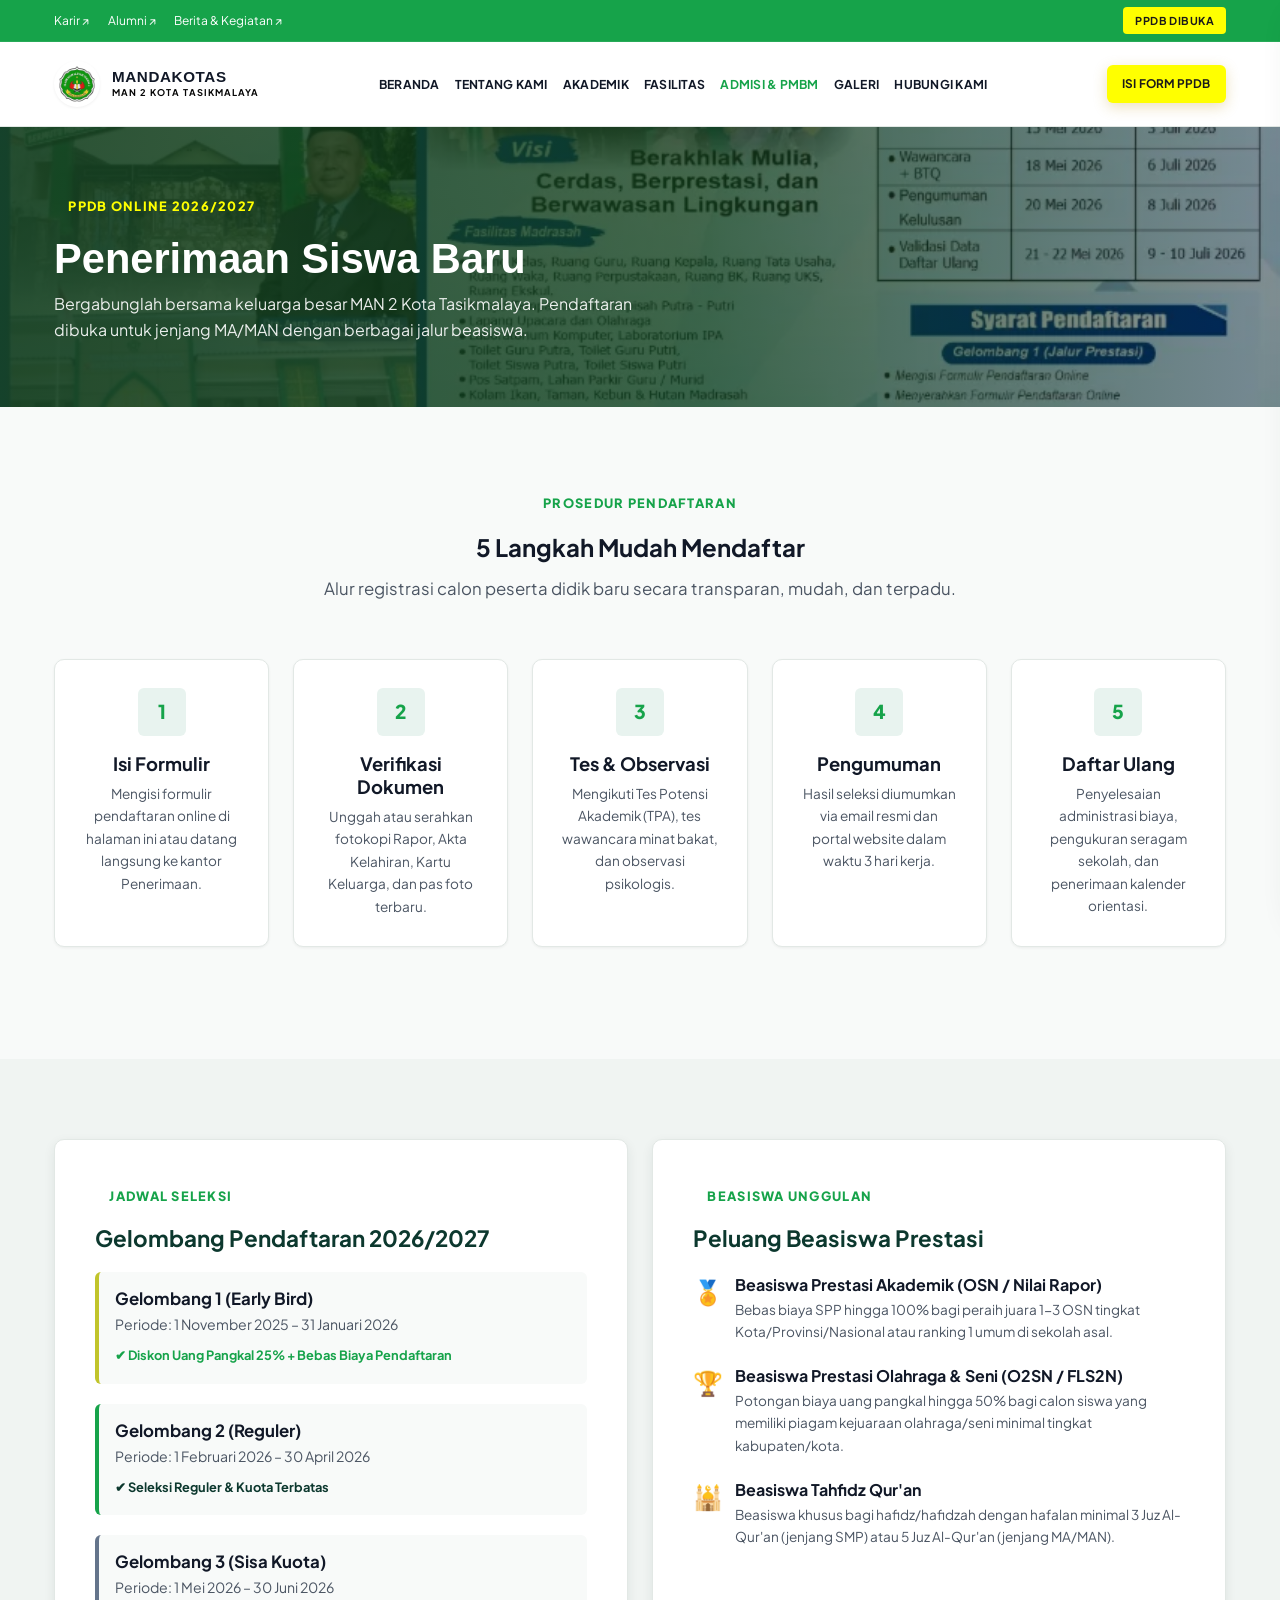
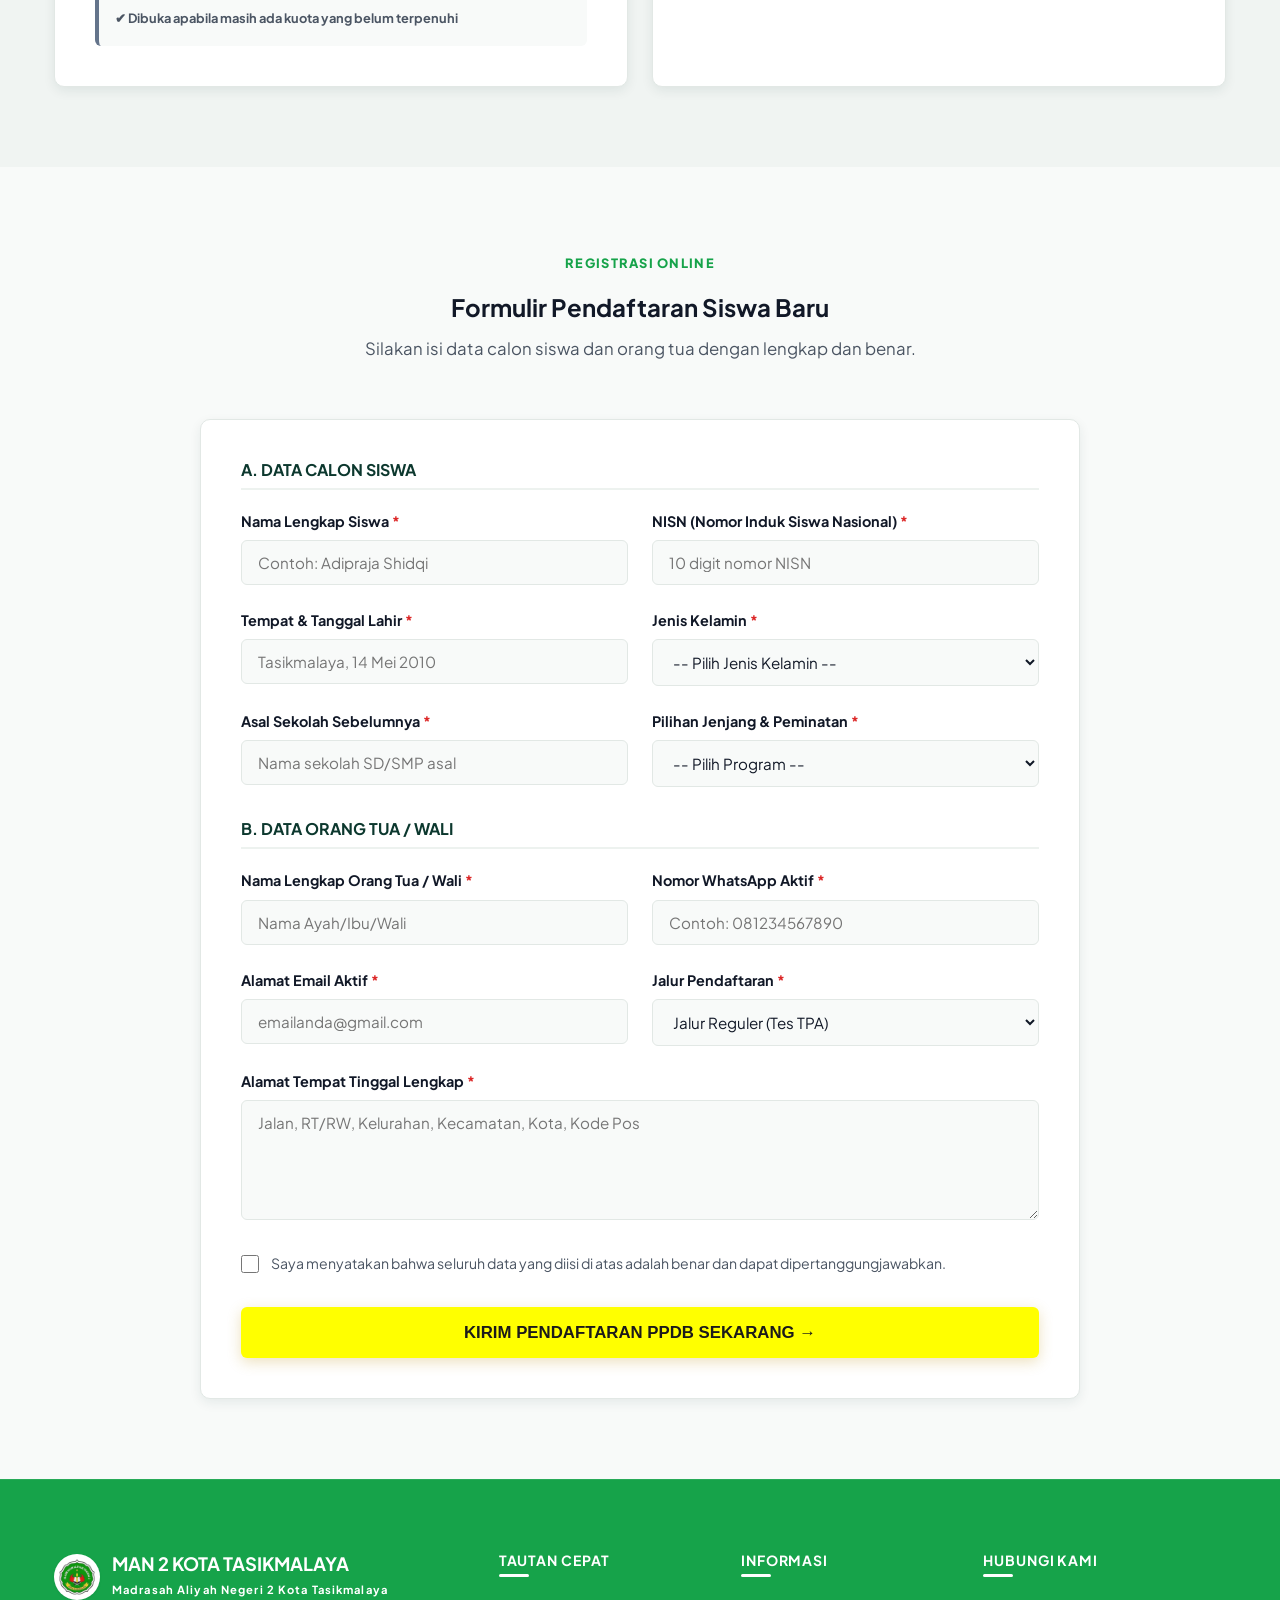
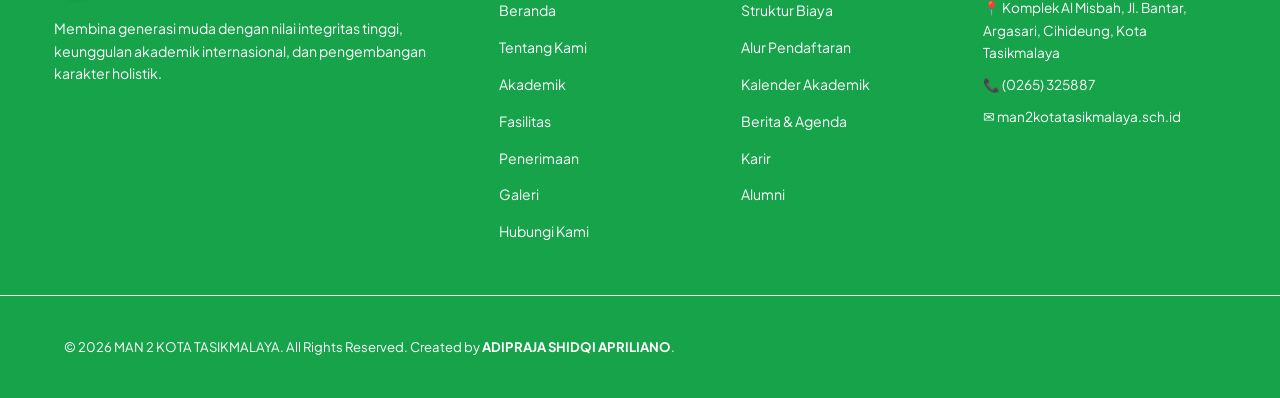
<file: penerimaan.html>
<!DOCTYPE html>
<html lang="id">

<head>
  <meta charset="UTF-8">
  <meta name="viewport" content="width=device-width, initial-scale=1.0">
  <title>PPDB | MAN 2 KOTA TASIKMALAYA</title>
  <link rel="icon" type="image/png" href="./assets/images/favicon-64.png">
  <link rel="stylesheet" href="css/style.css">
</head>

<body>

  <!-- Top Bar -->
  <div class="adipraja_topbar">
    <div class="adipraja_container adipraja_topbar_inner">
      <!-- Bagian Kiri -->
      <div class="adipraja_topbar_left">
        <div class="adipraja_topbar_links">
          <a href="./karir.html">Karir ↗</a>
          <a href="./alumni.html">Alumni ↗</a>
          <a href="./galeri.html">Berita & Kegiatan ↗</a>
        </div>
      </div>

      <!-- Bagian Kanan -->
      <div class="adipraja_topbar_right">
        <a href="./penerimaan.html" class="adipraja_topbar_badge">PPDB DIBUKA</a>
      </div>
    </div>
  </div>

  <!-- Header & Navigasi -->
  <header class="adipraja_header" id="adipraja_header">
    <div class="adipraja_container adipraja_navbar">

      <!-- Brand LOGO -->
      <a href="./beranda.html" class="adipraja_brand">
        <div class="logo-icon">
          <img src="./assets/images/LOGO MAN 2.webp" alt="LOGO MAN 2">
        </div>
        <div class="adipraja_brand_text">
          <h1>MANDAKOTAS</h1>
          <span>Man 2 Kota Tasikmalaya</span>
        </div>
      </a>

      <!-- Menu Navigasi -->
      <nav class="adipraja_nav_menu">
        <div class="adipraja_nav_item"><a href="./beranda.html" class="adipraja_nav_link">BERANDA</a></div>
        <div class="adipraja_nav_item"><a href="./about.html" class="adipraja_nav_link">TENTANG KAMI</a></div>
        <div class="adipraja_nav_item"><a href="./akademik.html" class="adipraja_nav_link">AKADEMIK</a></div>
        <div class="adipraja_nav_item"><a href="./fasilitas.html" class="adipraja_nav_link">FASILITAS</a></div>
        <div class="adipraja_nav_item"><a href="./penerimaan.html" class="adipraja_nav_link adipraja_active">ADMISI & PMBM</a></div>
        <div class="adipraja_nav_item"><a href="./galeri.html" class="adipraja_nav_link">GALERI</a></div>
        <div class="adipraja_nav_item"><a href="./kontak.html" class="adipraja_nav_link">HUBUNGI KAMI</a></div>
      </nav>

      <div class="adipraja_header_tools">
        <a href="#adipraja_form_section" class="adipraja_btn adipraja_btn_accent adipraja_btn_sm">ISI FORM PPDB</a>
        <button class="adipraja_mobile_toggle" aria-label="Buka Menu Mobile">
          <svg width="24" height="24" fill="none" stroke="currentColor" viewBox="0 0 24 24">
            <path stroke-width="2" stroke-linecap="round" d="M4 6h16M4 12h16M4 18h16" />
          </svg>
        </button>
      </div>
    </div>
  </header>

  <!-- Mobile Drawer -->
  <div class="adipraja_drawer_overlay" id="adipraja_drawer_overlay"></div>
  <div class="adipraja_drawer" id="adipraja_mobile_drawer">
    <div class="adipraja_drawer_header">
      <div class="adipraja_brand">
        <div class="logo-icon"><img src="./assets/images/LOGO MAN 2.webp" alt="LOGO MAN 2"></div>
        <div class="adipraja_brand_text">
          <h2>MAN 2 KOTA</h2>
          <span>TASIKMALAYA</span>
        </div>
      </div>
      <button id="adipraja_drawer_close" class="adipraja_drawer_close">&times;</button>
    </div>

    <div class="adipraja_drawer_links">
      <a href="./beranda.html" class="adipraja_drawer_link">BERANDA <span>&rarr;</span></a>
      <a href="./about.html" class="adipraja_drawer_link">TENTANG KAMI <span>&rarr;</span></a>
      <a href="./akademik.html" class="adipraja_drawer_link">AKADEMIK <span>&rarr;</span></a>
      <a href="./fasilitas.html" class="adipraja_drawer_link">FASILITAS <span>&rarr;</span></a>
      <a href="./penerimaan.html" class="adipraja_drawer_link adipraja_active">ADMISI & PMBM <span>&rarr;</span></a>
      <a href="./galeri.html" class="adipraja_drawer_link">GALERI <span>&rarr;</span></a>
      <a href="./kontak.html" class="adipraja_drawer_link">HUBUNGI KAMI <span>&rarr;</span></a>
      <a href="./karir.html" class="adipraja_drawer_link">KARIR <span>&rarr;</span></a>
      <a href="./alumni.html" class="adipraja_drawer_link">ALUMNI <span>&rarr;</span></a>
    </div>
  </div>

  <!-- Page Banner -->
  <section class="adipraja_hero" style="min-height:280px;padding:3rem 0;">
    <div class="adipraja_hero_slide adipraja_active" style="background-image: url('./assets/images/ppdb2.webp');">
    </div>
    <div class="adipraja_hero_overlay"></div>
    <div class="adipraja_container" style="position:relative;z-index:2;">
      <span class="adipraja_badge_tag adipraja_badge_hero">PPDB ONLINE 2026/2027</span>
      <h1 class="adipraja_hero_title" style="font-size:2.6rem;margin-bottom:0.5rem;">Penerimaan Siswa Baru</h1>
      <p style="color:#ffffffe6;max-width:620px;">Bergabunglah bersama keluarga besar MAN 2 Kota Tasikmalaya. Pendaftaran dibuka untuk jenjang MA/MAN dengan berbagai jalur beasiswa.</p>
    </div>
  </section>

  <!-- Alur Pendaftaran (5 Langkah) -->
  <section class="adipraja_section">
    <div class="adipraja_container">
      <div class="adipraja_section_header">
        <span class="adipraja_badge_tag">PROSEDUR PENDAFTARAN</span>
        <h2 class="adipraja_section_title">5 Langkah Mudah Mendaftar</h2>
        <p class="adipraja_section_subtitle">Alur registrasi calon peserta didik baru secara transparan, mudah, dan terpadu.</p>
      </div>

      <div class="adipraja_fasilitas_grid adipraja_cols_5">

        <div class="adipraja_akademik_card" style="text-align:center;align-items:center;">
          <div class="adipraja_card_icon" style="font-size:1.2rem;font-weight:800;">1</div>
          <h4 class="adipraja_akademik_title">Isi Formulir</h4>
          <p style="font-size:0.85rem;">Mengisi formulir pendaftaran online di halaman ini atau datang langsung ke kantor Penerimaan.</p>
        </div>

        <div class="adipraja_akademik_card" style="text-align:center;align-items:center;">
          <div class="adipraja_card_icon" style="font-size:1.2rem;font-weight:800;">2</div>
          <h4 class="adipraja_akademik_title">Verifikasi Dokumen</h4>
          <p style="font-size:0.85rem;">Unggah atau serahkan fotokopi Rapor, Akta Kelahiran, Kartu Keluarga, dan pas foto terbaru.</p>
        </div>

        <div class="adipraja_akademik_card" style="text-align:center;align-items:center;">
          <div class="adipraja_card_icon" style="font-size:1.2rem;font-weight:800;">3</div>
          <h4 class="adipraja_akademik_title">Tes & Observasi</h4>
          <p style="font-size:0.85rem;">Mengikuti Tes Potensi Akademik (TPA), tes wawancara minat bakat, dan observasi psikologis.</p>
        </div>

        <div class="adipraja_akademik_card" style="text-align:center;align-items:center;">
          <div class="adipraja_card_icon" style="font-size:1.2rem;font-weight:800;">4</div>
          <h4 class="adipraja_akademik_title">Pengumuman</h4>
          <p style="font-size:0.85rem;">Hasil seleksi diumumkan via email resmi dan portal website dalam waktu 3 hari kerja.</p>
        </div>

        <div class="adipraja_akademik_card" style="text-align:center;align-items:center;">
          <div class="adipraja_card_icon" style="font-size:1.2rem;font-weight:800;">5</div>
          <h4 class="adipraja_akademik_title">Daftar Ulang</h4>
          <p style="font-size:0.85rem;">Penyelesaian administrasi biaya, pengukuran seragam sekolah, dan penerimaan kalender orientasi.</p>
        </div>

      </div>
    </div>
  </section>

  <!-- Jadwal Gelombang & Beasiswa -->
  <section class="adipraja_section adipraja_section_muted">
    <div class="adipraja_container">
      <div class="adipraja_form_grid" style="align-items:stretch;">

        <!-- Gelombang Pendaftaran -->
        <div class="adipraja_form_card">
          <span class="adipraja_badge_tag">JADWAL SELEKSI</span>
          <h3 class="adipraja_panel_title">Gelombang Pendaftaran 2026/2027</h3>

          <div style="display:flex;flex-direction:column;gap:1.25rem;">
            <div class="adipraja_phase_card adipraja_phase_card_accent">
              <h4 style="font-size:1.05rem;margin-bottom:0.25rem;">Gelombang 1 (Early Bird)</h4>
              <p class="adipraja_phase_period">Periode: 1 November 2025 – 31 Januari 2026</p>
              <span class="adipraja_phase_note_success">&#10004; Diskon Uang Pangkal 25% + Bebas Biaya Pendaftaran</span>
            </div>

            <div class="adipraja_phase_card adipraja_phase_card_primary">
              <h4 style="font-size:1.05rem;margin-bottom:0.25rem;">Gelombang 2 (Reguler)</h4>
              <p class="adipraja_phase_period">Periode: 1 Februari 2026 – 30 April 2026</p>
              <span class="adipraja_note_heading">&#10004; Seleksi Reguler & Kuota Terbatas</span>
            </div>

            <div class="adipraja_phase_card adipraja_phase_card_muted">
              <h4 style="font-size:1.05rem;margin-bottom:0.25rem;">Gelombang 3 (Sisa Kuota)</h4>
              <p class="adipraja_phase_period">Periode: 1 Mei 2026 – 30 Juni 2026</p>
              <span class="adipraja_phase_note">&#10004; Dibuka apabila masih ada kuota yang belum terpenuhi</span>
            </div>
          </div>
        </div>

        <!-- Jalur Beasiswa -->
        <div class="adipraja_form_card">
          <span class="adipraja_badge_tag">BEASISWA UNGGULAN</span>
          <h3 class="adipraja_panel_title">Peluang Beasiswa Prestasi
          </h3>

          <ul style="display:flex;flex-direction:column;gap:1.25rem;">
            <li style="display:flex;gap:0.75rem;">
              <span class="adipraja_scholarship_icon">&#127941;</span>
              <div>
                <strong style="display:block;font-size:1rem;">Beasiswa Prestasi Akademik (OSN / Nilai Rapor)</strong>
                <p style="font-size:0.85rem;margin:0;">Bebas biaya SPP hingga 100% bagi peraih juara 1-3 OSN tingkat Kota/Provinsi/Nasional atau ranking 1 umum di sekolah asal.</p>
              </div>
            </li>

            <li style="display:flex;gap:0.75rem;">
              <span class="adipraja_scholarship_icon">&#127942;</span>
              <div>
                <strong style="display:block;font-size:1rem;">Beasiswa Prestasi Olahraga & Seni (O2SN / FLS2N)</strong>
                <p style="font-size:0.85rem;margin:0;">Potongan biaya uang pangkal hingga 50% bagi calon siswa yang memiliki piagam kejuaraan olahraga/seni minimal tingkat kabupaten/kota.</p>
              </div>
            </li>

            <li style="display:flex;gap:0.75rem;">
              <span class="adipraja_scholarship_icon">&#128332;</span>
              <div>
                <strong style="display:block;font-size:1rem;">Beasiswa Tahfidz Qur'an</strong>
                <p style="font-size:0.85rem;margin:0;">Beasiswa khusus bagi hafidz/hafidzah dengan hafalan minimal 3 Juz Al-Qur'an (jenjang SMP) atau 5 Juz Al-Qur'an (jenjang MA/MAN).</p>
              </div>
            </li>
          </ul>
        </div>
      </div>
    </div>
  </section>

  <!-- FORMULIR PENDAFTARAN ONLINE (PPDB INTERAKTIF) -->
  <section class="adipraja_section" id="adipraja_form_section">
    <div class="adipraja_container">
      <div class="adipraja_section_header">
        <span class="adipraja_badge_tag">REGISTRASI ONLINE</span>
        <h2 class="adipraja_section_title">Formulir Pendaftaran Siswa Baru</h2>
        <p class="adipraja_section_subtitle">Silakan isi data calon siswa dan orang tua dengan lengkap dan benar.</p>
      </div>

      <div style="max-width:880px;margin:0 auto;">
        <div class="adipraja_form_card">
          <form id="adipraja_penerimaan_form">
            <input type="checkbox" name="botcheck" tabindex="-1" autocomplete="off" aria-hidden="true" style="display:none !important;position:absolute;left:-9999px;">

            <h4 class="adipraja_form_section_title">A. DATA CALON SISWA
            </h4>

            <div class="adipraja_form_grid" style="margin-bottom:2rem;">

              <div class="adipraja_form_group">
                <label class="adipraja_form_label" for="adipraja_input_student_name">Nama Lengkap Siswa <span class="adipraja_form_req">*</span></label>
                <input type="text" id="adipraja_input_student_name" class="adipraja_form_control" placeholder="Contoh: Adipraja Shidqi" required>
              </div>

              <div class="adipraja_form_group">
                <label class="adipraja_form_label" for="adipraja_input_nisn">NISN (Nomor Induk Siswa Nasional) <span class="adipraja_form_req">*</span></label>
                <input type="number" id="adipraja_input_nisn" class="adipraja_form_control" placeholder="10 digit nomor NISN" required>
              </div>

              <div class="adipraja_form_group">
                <label class="adipraja_form_label" for="adipraja_input_pob">Tempat & Tanggal Lahir <span class="adipraja_form_req">*</span></label>
                <input type="text" id="adipraja_input_pob" class="adipraja_form_control" placeholder="Tasikmalaya, 14 Mei 2010" required>
              </div>

              <div class="adipraja_form_group">
                <label class="adipraja_form_label" for="adipraja_input_gender">Jenis Kelamin <span class="adipraja_form_req">*</span></label>
                <select id="adipraja_input_gender" class="adipraja_form_control" required>
                  <option value="">-- Pilih Jenis Kelamin --</option>
                  <option value="Laki-laki">Laki-laki</option>
                  <option value="Perempuan">Perempuan</option>
                </select>
              </div>

              <div class="adipraja_form_group">
                <label class="adipraja_form_label" for="adipraja_input_school_origin">Asal Sekolah Sebelumnya <span class="adipraja_form_req">*</span></label>
                <input type="text" id="adipraja_input_school_origin" class="adipraja_form_control" placeholder="Nama sekolah SD/SMP asal" required>
              </div>

              <div class="adipraja_form_group">
                <label class="adipraja_form_label" for="adipraja_input_program">Pilihan Jenjang & Peminatan <span class="adipraja_form_req">*</span></label>
                <select id="adipraja_input_program" class="adipraja_form_control" required>
                  <option value="">-- Pilih Program --</option>
                  <option value="MA/MAN MIPA">MA/MAN - Peminatan MIPA (Sains & Teknologi)</option>
                  <option value="MA/MAN IPS">MA/MAN - Peminatan IPS (Sosial & Bisnis)</option>
                  <option value="MA/MAN Bahasa">MA/MAN - Peminatan Bahasa & Budaya Internasional</option>
                </select>
              </div>

            </div>

            <h4 class="adipraja_form_section_title">B. DATA ORANG TUA / WALI
            </h4>

            <div class="adipraja_form_grid" style="margin-bottom:2rem;">

              <div class="adipraja_form_group">
                <label class="adipraja_form_label" for="adipraja_input_parent_name">Nama Lengkap Orang Tua / Wali <span class="adipraja_form_req">*</span></label>
                <input type="text" id="adipraja_input_parent_name" class="adipraja_form_control" placeholder="Nama Ayah/Ibu/Wali" required>
              </div>

              <div class="adipraja_form_group">
                <label class="adipraja_form_label" for="adipraja_input_whatsapp">Nomor WhatsApp Aktif <span class="adipraja_form_req">*</span></label>
                <input type="tel" id="adipraja_input_whatsapp" class="adipraja_form_control" placeholder="Contoh: 081234567890" required>
              </div>

              <div class="adipraja_form_group">
                <label class="adipraja_form_label" for="adipraja_input_email">Alamat Email Aktif <span class="adipraja_form_req">*</span></label>
                <input type="email" id="adipraja_input_email" class="adipraja_form_control" placeholder="emailanda@gmail.com" required>
              </div>

              <div class="adipraja_form_group">
                <label class="adipraja_form_label" for="adipraja_input_track">Jalur Pendaftaran <span class="adipraja_form_req">*</span></label>
                <select id="adipraja_input_track" class="adipraja_form_control" required>
                  <option value="Jalur Reguler">Jalur Reguler (Tes TPA)</option>
                  <option value="Jalur Prestasi Akademik">Jalur Prestasi Akademik (OSN/Rapor)</option>
                  <option value="Jalur Prestasi Non-Akademik">Jalur Prestasi Non-Akademik (Seni/Olahraga)</option>
                  <option value="Jalur Tahfidz">Jalur Tahfidz Al-Qur'an</option>
                </select>
              </div>

              <div class="adipraja_form_group adipraja_form_full">
                <label class="adipraja_form_label" for="adipraja_input_address">Alamat Tempat Tinggal Lengkap <span class="adipraja_form_req">*</span></label>
                <textarea id="adipraja_input_address" class="adipraja_form_control" placeholder="Jalan, RT/RW, Kelurahan, Kecamatan, Kota, Kode Pos" required></textarea>
              </div>

            </div>

            <div style="display:flex;align-items:center;gap:0.75rem;margin-bottom:2rem;">
              <input type="checkbox" id="adipraja_confirm_check" required style="width:18px;height:18px;cursor:pointer;">
              <label for="adipraja_confirm_check" class="adipraja_confirm_label">
                Saya menyatakan bahwa seluruh data yang diisi di atas adalah benar dan dapat dipertanggungjawabkan.
              </label>
            </div>

            <button type="submit" class="adipraja_btn adipraja_btn_accent" style="width:100%;font-size:1.05rem;padding:0.9rem;">
              KIRIM PENDAFTARAN PPDB SEKARANG &rarr;
            </button>
          </form>
        </div>
      </div>
    </div>
  </section>

  <!-- Footer -->
  <footer class="adipraja_footer" id="adipraja_footer">
    <div class="adipraja_container">
      <div class="adipraja_footer_grid">
        <div class="adipraja_footer_brand">
          <div style="display:flex;align-items:center;gap:0.75rem;margin-bottom:1rem;">
            <div class="logo-icon">
              <img src="./assets/images/LOGO MAN 2.webp" alt="LOGO MAN 2">
            </div>
            <div>
              <h3 style="margin:0;font-size:1.15rem;">MAN 2 KOTA TASIKMALAYA</h3>
              <span class="adipraja_footer_tagline">Madrasah Aliyah Negeri 2 Kota Tasikmalaya</span>
            </div>
          </div>
          <p>Membina generasi muda dengan nilai integritas tinggi, keunggulan akademik internasional, dan pengembangan karakter holistik.</p>
        </div>

        <div>
          <h4 class="adipraja_footer_title">TAUTAN CEPAT</h4>
          <ul class="adipraja_footer_links">
            <li><a href="./beranda.html">Beranda</a></li>
            <li><a href="./about.html">Tentang Kami</a></li>
            <li><a href="./akademik.html">Akademik</a></li>
            <li><a href="./fasilitas.html">Fasilitas</a></li>
            <li><a href="./penerimaan.html">Penerimaan</a></li>
            <li><a href="./galeri.html">Galeri</a></li>
            <li><a href="./kontak.html">Hubungi Kami</a></li>
          </ul>
        </div>

        <div>
          <h4 class="adipraja_footer_title">Informasi</h4>
          <ul class="adipraja_footer_links">
            <li><a href="./penerimaan.html">Struktur Biaya</a></li>
            <li><a href="./penerimaan.html">Alur Pendaftaran</a></li>
            <li><a href="./akademik.html">Kalender Akademik</a></li>
            <li><a href="./galeri.html">Berita & Agenda</a></li>
            <li><a href="./karir.html">Karir</a></li>
            <li><a href="./alumni.html">Alumni</a></li>
          </ul>
        </div>

        <div>
          <h4 class="adipraja_footer_title">HUBUNGI KAMI</h4>
          <p style="font-size:0.85rem;color:#ffffff;margin-bottom:0.6rem;">&#128205; Komplek Al Misbah, Jl. Bantar,
            Argasari, Cihideung, Kota Tasikmalaya</p>
          <p style="font-size:0.85rem;color:#ffffff;margin-bottom:0.6rem;">&#128222; (0265) 325887</p>
          <p style="font-size:0.85rem;color:#ffffff;">&#9993; man2kotatasikmalaya.sch.id</p>
        </div>
      </div>
    </div>

    <div class="adipraja_footer_bottom">
      <div class="adipraja_container adipraja_footer_bottom_inner">
        <div>&copy; 2026 MAN 2 KOTA TASIKMALAYA. All Rights Reserved. Created by <strong>ADIPRAJA SHIDQI APRILIANO</strong>.</div>
      </div>
    </div>
  </footer>

  <!-- Form Success Modal -->
  <div class="adipraja_modal_backdrop" id="adipraja_success_modal">
    <div class="adipraja_modal_box">
      <div class="adipraja_modal_icon">&#10004;</div>
      <h3 id="adipraja_modal_title" style="margin-bottom:0.75rem;">Berhasil!</h3>
      <p id="adipraja_modal_msg" class="adipraja_modal_message"></p>
      <button class="adipraja_btn adipraja_btn_primary" id="adipraja_modal_close_btn">Tutup</button>
    </div>
  </div>

  <script src="js/script.js"></script>
</body>
</html>
</file>
<file: css/style.css>
/*  GOOGLE FONTS */
@import url('https://fonts.googleapis.com/css2?family=Plus+Jakarta+Sans:wght@300;400;500;600;700;800&family=Cinzel:wght@600;700;800&display=swap');

/* RESET DASAR */
*,
*::before,
*::after {
  box-sizing: border-box;
  margin: 0;
  padding: 0;
}

html {
  scroll-behavior: smooth;
}

body {
  font-family: 'Plus Jakarta Sans', -apple-system, BlinkMacSystemFont, "Segoe UI", Roboto, sans-serif;
  background-color: #f8faf9;
  color: #111827;
  line-height: 1.65;
  transition: all 0.25s ease;
  overflow-x: hidden;
  display: flex;
  flex-direction: column;
  min-height: 100vh;
}

h1,
h2,
h3,
h4,
h5,
h6 {
  color: #111827;
  line-height: 1.25;
  font-weight: 700;
}

.adipraja_serif {
  font-family: 'Cinzel', serif;
}

p {
  color: #4b5563;
  margin-bottom: 1rem;
}

p:last-child {
  margin-bottom: 0;
}

a {
  color: #16a34a;
  text-decoration: none;
  transition: all 0.25s ease;
}

a:hover {
  color: #c1c42b;
}

img {
  max-width: 100%;
  height: auto;
  display: block;
}

ul,
ol {
  list-style: none;
}

/* CONTAINER & LAYOUT UTILITIES */
.adipraja_container {
  width: 100%;
  max-width: 1220px;
  margin-left: auto;
  margin-right: auto;
  padding-left: 1.5rem;
  padding-right: 1.5rem;
}

.adipraja_section {
  padding: 5rem 0;
  position: relative;
}

.adipraja_section_muted {
  background-color: #f0f4f2;
}

.adipraja_section_header {
  text-align: center;
  max-width: 720px;
  margin: 0 auto 3.5rem;
}

.adipraja_badge_tag {
  display: inline-block;
  font-size: 0.8rem;
  font-weight: 800;
  text-transform: uppercase;
  letter-spacing: 0.1em;
  color: #16a34a;
  padding: 0.35rem 0.9rem;
  border-radius: 9999px;
  margin-bottom: 0.75rem;
}

.adipraja_section_title {
  font-size: 10;
  margin-bottom: 0.85rem;
  font-weight: 700;
}

.adipraja_section_subtitle {
  font-size: 1.05rem;
  color: #4b5563;
}

/* TOMBOL (BUTTONS)  */
.adipraja_btn {
  display: inline-flex;
  align-items: center;
  justify-content: center;
  gap: 0.5rem;
  padding: 0.75rem 1.75rem;
  font-size: 0.95rem;
  font-weight: 700;
  border-radius: 6px;
  border: 1px solid transparent;
  cursor: pointer;
  transition: all 0.25s ease;
  text-decoration: none;
  white-space: nowrap;
}

.adipraja_btn_primary {
  background: #Ffff00;
  color: #1b1a1a;
  box-shadow: 0 4px 14px #c59b274d;
}

.adipraja_btn_primary:hover {
  background: #Ffff00;
  color: #1b1a1a;
  transform: translateY(-2px);
  box-shadow: 0 6px 18px #c59b274d;
}

.adipraja_btn_accent {
  background: #Ffff00;
  color: #1b1a1a;
  box-shadow: 0 4px 14px #c59b274d;
}

.adipraja_btn_accent:hover {
  background: #ccc016;
  color: #1b1a1a;
  transform: translateY(-2px);
  box-shadow: 0 6px 18px #c59b2766;
}

.adipraja_btn_outline {
  background: transparent;
  border: 2px solid #ffffff;
  color: #ffffff;
}

.adipraja_btn_outline:hover {
  background: #ffffff;
  color: #16a34a;
  transform: translateY(-2px);
}

.adipraja_btn_outline_dark {
  background: transparent;
  border: 2px solid #e2e8e5;
  color: #111827;
}

.adipraja_btn_outline_dark:hover {
  border-color: #16a34a;
  color: #16a34a;
  background: #e8f3ef;
}

.adipraja_btn_sm {
  padding: 0.45rem 1.1rem;
  font-size: 0.85rem;
}


/* TOP BAR */
.adipraja_topbar {
  background: #16a34a;
  color: #ffffffd9;
  font-size: 0.75rem;
  padding: 0.45rem 0;
  border-bottom: 1px solid #ffffff14;
}

.adipraja_topbar_inner {
  display: flex;
  justify-content: space-between;
  align-items: center;
  flex-wrap: nowrap;
  gap: 1.5rem;
}

.adipraja_topbar_left,
.adipraja_topbar_right {
  display: flex;
  align-items: center;
  flex-wrap: nowrap;
}

.adipraja_topbar_left {
  gap: 1.15rem;
  flex: 1 1 auto;
  min-width: 0;
  overflow: hidden;
}

.adipraja_topbar_right {
  gap: 1rem;
  flex: 0 0 auto;
}

.adipraja_topbar_item {
  display: flex;
  align-items: center;
  gap: 0.45rem;
  color: #1b1a1a;
  min-width: 0;
  white-space: nowrap;
}

.adipraja_topbar_item svg {
  color: #Ffff00;
  flex-shrink: 0;
}

.adipraja_topbar_left .adipraja_topbar_item+.adipraja_topbar_item {
  padding-left: 1.1rem;
  border-left: 1px solid #ffffff24;
}

/* Alamat panjang dipotong rapi dengan elipsis, tetap satu baris */
.adipraja_topbar_left .adipraja_topbar_item:last-child {
  min-width: 0;
  overflow: hidden;
}

.adipraja_topbar_left .adipraja_topbar_item:last-child span {
  display: block;
  min-width: 0;
  overflow: hidden;
  text-overflow: ellipsis;
  white-space: nowrap;
}

.adipraja_topbar_links {
  display: flex;
  align-items: center;
  gap: 1.1rem;
}

.adipraja_topbar_links a {
  color: #ffffff;
  font-size: 0.75rem;
  white-space: nowrap;
}

.adipraja_topbar_links a:hover {
  color: #c1c42b;
}

.adipraja_topbar_badge {
  background: #Ffff00;
  color: #1b1a1a;
  padding: 0.28rem 0.75rem;
  font-weight: 700;
  font-size: 0.68rem;
  letter-spacing: 0.04em;
  white-space: nowrap;
  border-radius: 4px;
}

.adipraja_topbar_badge:hover {
  background: #c1c42b;
  color: #1b1a1a;
}


/* main navigasi header */
.adipraja_header {
  position: sticky;
  top: 0;
  z-index: 1000;
  background: #fffffff5;
  backdrop-filter: blur(10px);
  -webkit-backdrop-filter: blur(10px);
  border-bottom: 1px solid #e2e8e5;
  transition: all 0.25s ease;
}

.adipraja_header.adipraja_scrolled {
  box-shadow: 0 4px 12px #0c382e14;
}

.adipraja_navbar {
  display: flex;
  align-items: center;
  justify-content: space-between;
  gap: 0.9rem;
  height: 84px;
}

/* Logo & Brand */
.adipraja_brand {
  display: flex;
  align-items: center;
  gap: 0.75rem;
  text-decoration: none;
  flex-shrink: 0;
}

.logo-icon {
  width: 46px;
  height: 46px;
  flex-shrink: 0;
  padding: 3px;
  background: #ffffff;
  border: #ffffff;
  border-radius: 9999px;
  display: flex;
  align-items: center;
  justify-content: center;
  overflow: hidden;
  box-shadow: 0 1px 3px #0000000f;
}

.logo-icon img {
  width: 100%;
  height: 100%;
  object-fit: contain;
}

.adipraja_logo_crest {
  width: 48px;
  height: 48px;
  background: linear-gradient(135deg, #16a34a, #165646);
  border: 2px solid #c1c42b;
  border-radius: 6px;
  display: flex;
  align-items: center;
  justify-content: center;
  color: #c1c42b;
  font-weight: 800;
  font-size: 1.5rem;
  box-shadow: 0 1px 3px #0000000f;
  flex-shrink: 0;
}

.adipraja_brand_text h1,
.adipraja_brand_text h2 {
  font-size: 0.95rem;
  font-weight: 900;
  letter-spacing: 0.04em;
  line-height: 1.15;
  font-family: sans-serif;
}

.adipraja_brand_text span {
  display: block;
  font-size: 0.58rem;
  font-weight: 700;
  color: #050505;
  letter-spacing: 0.11em;
  text-transform: uppercase;
  white-space: nowrap;
}

/* Menu Navigasi  */
.adipraja_nav_menu {
  display: flex;
  align-items: center;
  gap: 0.95rem;
  flex: 0 1 auto;
}

.adipraja_nav_item {
  position: relative;
}

.adipraja_nav_link {
  font-size: 0.76rem;
  font-weight: 700;
  text-transform: uppercase;
  letter-spacing: 0.02em;
  color: #111827;
  padding: 0.5rem 0;
  position: relative;
  white-space: nowrap;
  display: inline-block;
}

.adipraja_nav_link::after {
  content: '';
  position: absolute;
  bottom: 0;
  left: 0;
  width: 0;
  height: 2.5px;
  transition: width 0.25s ease;
  border-radius: 9999px;
}

.adipraja_nav_link:hover,
.adipraja_nav_link.adipraja_active {
  color: #16a34a;
}

.adipraja_nav_link:hover::after,
.adipraja_nav_link.adipraja_active::after {
  width: 100%;
}

.adipraja_header_tools {
  display: flex;
  align-items: center;
  gap: 0.65rem;
  flex-shrink: 0;
}

.adipraja_header_tools .adipraja_btn {
  padding: 0.5rem 0.9rem;
  font-size: 0.74rem;
  letter-spacing: 0.01em;
}

.adipraja_mobile_toggle {
  display: none;
  background: none;
  border: none;
  color: #111827;
  font-size: 1.5rem;
  cursor: pointer;
  padding: 0.4rem;
}

/* Mobile Drawer Navigasi */
.adipraja_drawer_overlay {
  display: none;
  position: fixed;
  inset: 0;
  background: #0000008c;
  backdrop-filter: blur(4px);
  z-index: 1500;
  opacity: 0;
  transition: opacity 0.3s ease;
}

.adipraja_drawer {
  position: fixed;
  top: 0;
  right: -300px;
  width: 280px;
  height: 100vh;
  background: #ffffff;
  z-index: 1600;
  padding: 2rem 1.5rem;
  box-shadow: 0 20px 35px #0c382e29;
  transition: right 0.3s ease;
  display: flex;
  flex-direction: column;
  overflow-y: auto;
}

.adipraja_drawer.adipraja_open {
  right: 0;
}

.adipraja_drawer_overlay.adipraja_open {
  display: block;
  opacity: 1;
}

.adipraja_drawer_header {
  display: flex;
  justify-content: space-between;
  align-items: center;
  gap: 0.75rem;
  padding-bottom: 1.25rem;
  border-bottom: 1px solid #e2e8e5;
  margin-bottom: 1.5rem;
}

.adipraja_drawer .logo-icon {
  width: 40px;
  height: 40px;
}

.adipraja_drawer .adipraja_brand_text h2 {
  font-size: 0.95rem;
  letter-spacing: 0.03em;
}

.adipraja_drawer .adipraja_brand_text span {
  font-size: 0.58rem;
  letter-spacing: 0.1em;
}

.adipraja_drawer_links {
  display: flex;
  flex-direction: column;
  gap: 0.75rem;
}

.adipraja_drawer_link {
  font-size: 1rem;
  font-weight: 700;
  color: #111827;
  padding: 0.6rem 0;
  border-bottom: 1px solid #edf2ef;
  display: flex;
  justify-content: space-between;
  align-items: center;
}

.adipraja_drawer_link.adipraja_active {
  color: #c1c42b;
}


/* Hero section & caraousel */
.adipraja_hero {
  position: relative;
  background-color: #07241d;
  color: #ffffff;
  min-height: 560px;
  display: flex;
  align-items: center;
  overflow: hidden;
}

.adipraja_hero_slide {
  position: absolute;
  inset: 0;
  background-size: cover;
  background-position: center;
  opacity: 0;
  transition: opacity 1s ease-in-out;
}

.adipraja_hero_slide.adipraja_active {
  opacity: 1;
}

.adipraja_hero_overlay {
  position: absolute;
  inset: 0;
  background: linear-gradient(90deg, #174222eb 0%, #0c3812bf 55%, #00000066 100%);
  z-index: 1;
}

.adipraja_hero_subtitle {
  font-size: 14px;
  font-weight: 500;
  color: #ffffffd9;
  margin-bottom: 40px;
  letter-spacing: 0.5px;
}

.adipraja_hero_content {
  position: relative;
  z-index: 2;
  max-width: 680px;
  padding: 5rem 0;
}

.adipraja_hero_title {
  font-family: sans-serif;
  font-size: clamp(2.4rem, 4.5vw, 3.8rem);
  font-weight: 650;
  line-height: 1.15;
  color: #ffffff;
  margin-bottom: 1.25rem;
}

.adipraja_hero_title span {
  color: #c1c42b;
}

.adipraja_hero_desc {
  font-size: 1.12rem;
  color: #ffffffe6;
  margin-bottom: 2.25rem;
  line-height: 1.7;
}

.adipraja_carousel_arrow {
  position: absolute;
  top: 50%;
  transform: translateY(-50%);
  z-index: 3;
  width: 48px;
  height: 48px;
  border-radius: 9999px;
  background: #ffffff33;
  border: 1px solid #ffffff4d;
  color: #ffffff;
  display: flex;
  align-items: center;
  justify-content: center;
  cursor: pointer;
  transition: all 0.25s ease;
}

.adipraja_carousel_arrow:hover {
  background: #c1c42b;
  border-color: #c1c42b;
}

.adipraja_carousel_prev {
  left: 1.5rem;
}

.adipraja_carousel_next {
  right: 1.5rem;
}

.adipraja_carousel_dots {
  position: absolute;
  bottom: 1.75rem;
  left: 50%;
  transform: translateX(-50%);
  z-index: 3;
  display: flex;
  gap: 0.5rem;
}

.adipraja_dot {
  width: 12px;
  height: 12px;
  border-radius: 9999px;
  background: #ffffff66;
  cursor: pointer;
  transition: all 0.25s ease;
}

.adipraja_dot.adipraja_active {
  background: #c1c42b;
  width: 28px;
}

/* Floating key fitur bar */
.adipraja_features_bar {
  margin-top: -40px;
  position: relative;
  z-index: 10;
  margin-bottom: 3rem;
}

.adipraja_features_bar_grid {
  display: grid;
  grid-template-columns: repeat(5, minmax(0, 1fr));
  align-items: stretch;
  width: 100%;
}

.adipraja_feature_icon {
  width: 44px;
  height: 44px;
  color: #16a34a;
  margin-bottom: 0.75rem;
}

.adipraja_feature_title {
  font-size: 0.95rem;
  font-weight: 700;
  color: #111827;
  margin-bottom: 0.25rem;
}

.adipraja_feature_desc {
  font-size: 0.78rem;
  color: #4b5563;
  line-height: 1.4;
  margin: 0;
}


/* Welcome / profil singkat section */
.adipraja_welcome_grid {
  display: grid;
  grid-template-columns: 1fr 1fr;
  gap: 3.5rem;
  align-items: center;
}

.adipraja_welcome_visual {
  position: relative;
}

.adipraja_welcome_img {
  border-radius: 10px;
  box-shadow: 0 10px 25px #0c382e1f;
  border: 4px solid #ffffff;
  width: 100%;
  height: 380px;
  object-fit: cover;
  transform: translateY(10px);
}

.adipraja_welcome_content h4 {
  color: #16a34a;
  font-size: 0.88rem;
  text-transform: uppercase;
  letter-spacing: 0.1em;
  margin-bottom: 0.5rem;
}

.adipraja_welcome_content h2 {
  font-family: sans-serif;
  font-size: 2.2rem;
  margin-bottom: 1.25rem;
}

.adipraja_stats_row {
  display: grid;
  grid-template-columns: repeat(4, minmax(0, 1fr));
  gap: 1rem;
  margin: 2rem 0;
  padding: 1.5rem 0;
  border-top: 1px solid #e2e8e5;
  border-bottom: 1px solid #e2e8e5;
}

.adipraja_stat_item {
  text-align: center;
}

.adipraja_stat_number {
  font-size: 1.8rem;
  font-weight: 800;
  color: #16a34a;
  line-height: 1.1;
  font-family: 'Cinzel', serif;
}

.adipraja_stat_title {
  font-size: 0.78rem;
  font-weight: 600;
  color: #4b5563;
  text-transform: uppercase;
}


/* Akademik / Kurikulum grid */
.adipraja_akademik_layout {
  display: grid;
  grid-template-columns: 2fr 1fr;
  gap: 2rem;
  align-items: stretch;
}

.adipraja_akademik_grid {
  display: grid;
  grid-template-columns: repeat(2, minmax(0, 1fr));
  gap: 1.5rem;
}

.adipraja_akademik_card {
  background: #ffffff;
  border: 1px solid #e2e8e5;
  border-radius: 10px;
  padding: 1.75rem;
  box-shadow: 0 1px 3px #0000000f;
  transition: all 0.25s ease;
  display: flex;
  flex-direction: column;
}

.adipraja_akademik_card:hover {
  transform: translateY(-4px);
  border-color: #16a34a;
  box-shadow: 0 4px 12px #0c382e14;
}

.adipraja_card_icon {
  width: 48px;
  height: 48px;
  background: #e8f3ef;
  border-radius: 6px;
  color: #16a34a;
  display: flex;
  align-items: center;
  justify-content: center;
  margin-bottom: 1rem;
}

.adipraja_akademik_title {
  font-size: 1.15rem;
  font-weight: 700;
  margin-bottom: 0.5rem;
}

.adipraja_side_promo {
  background: #16a34a;
  color: #ffffff;
  border-radius: 10px;
  overflow: hidden;
  display: flex;
  flex-direction: column;
  box-shadow: 0 10px 25px #0c382e1f;
}

.adipraja_side_promo_img {
  width: 100%;
  height: 220px;
  object-fit: cover;
}

.adipraja_side_promo_body {
  padding: 1.75rem;
  text-align: center;
  flex-grow: 1;
  display: flex;
  flex-direction: column;
  justify-content: center;
}

.adipraja_side_promo_body h3 {
  color: #ffffff;
  font-size: 1.3rem;
  margin-bottom: 0.5rem;
}

.adipraja_side_promo_body p {
  color: #ffffffd9;
  font-size: 0.9rem;
  margin: 0;
}


/* Fasilitas grid */
.adipraja_fasilitas_grid {
  display: grid;
  grid-template-columns: repeat(4, minmax(0, 1fr));
  gap: 1.5rem;
  margin-bottom: 2rem;
}

.adipraja_facility_card {
  background: #ffffff;
  border: 1px solid #e2e8e5;
  border-radius: 10px;
  overflow: hidden;
  box-shadow: 0 1px 3px #0000000f;
  transition: all 0.25s ease;
}

.adipraja_facility_card:hover {
  transform: translateY(-5px);
  box-shadow: 0 10px 25px #0c382e1f;
}

.adipraja_facility_img_wrap {
  position: relative;
  height: 180px;
  overflow: hidden;
}

.adipraja_facility_img_wrap img {
  width: 100%;
  height: 100%;
  object-fit: cover;
  transition: transform 0.4s ease;
}

.adipraja_facility_card:hover .adipraja_facility_img_wrap img {
  transform: scale(1.08);
}

.adipraja_facility_body {
  padding: 1.25rem;
}

.adipraja_facility_title {
  font-size: 1.05rem;
  margin-bottom: 0.35rem;
}

.adipraja_facility_text {
  font-size: 0.85rem;
  color: #4b5563;
  line-height: 1.5;
  margin: 0;
}


/* Kehidupan siswa / Galeri row */
.adipraja_galeri_row {
  display: grid;
  grid-template-columns: repeat(5, minmax(0, 1fr));
  gap: 1rem;
  margin-bottom: 2rem;
}

.adipraja_galeri_thumb {
  height: 160px;
  border-radius: 6px;
  overflow: hidden;
  position: relative;
  cursor: pointer;
  box-shadow: 0 1px 3px #0000000f;
}

.adipraja_galeri_thumb img {
  width: 100%;
  height: 100%;
  object-fit: cover;
  transition: transform 0.3s ease;
}

.adipraja_galeri_thumb:hover img {
  transform: scale(1.1);
}

.adipraja_galeri_overlay {
  position: absolute;
  inset: 0;
  background: #0c382eb3;
  display: flex;
  align-items: center;
  justify-content: center;
  color: #ffffff;
  opacity: 0;
  transition: opacity 0.25s ease;
  font-size: 1.2rem;
}

.adipraja_galeri_thumb:hover .adipraja_galeri_overlay {
  opacity: 1;
}


/* Penerimaan banner cta */
.adipraja_penerimaan_banner {
  background: linear-gradient(135deg, #16a34a 0%, #165646 100%);
  color: #ffffff;
  border-radius: 10px;
  padding: 2.5rem 3rem;
  display: flex;
  align-items: center;
  justify-content: space-between;
  gap: 2rem;
  box-shadow: 0 10px 25px #0c382e1f;
  border: 1px solid #c59b274d;
}

.adipraja_penerimaan_banner_left {
  display: flex;
  align-items: center;
  gap: 1.5rem;
}

.adipraja_penerimaan_icon {
  width: 60px;
  height: 60px;
  color: #c1c42b;
  flex-shrink: 0;
}

.adipraja_penerimaan_text h3 {
  color: #ffffff;
  font-size: 1.5rem;
  margin-bottom: 0.25rem;
  font-family: 'Cinzel', serif;
}

.adipraja_penerimaan_text p {
  color: #ffffffd9;
  margin: 0;
  font-size: 0.95rem;
}

/*Filter & Lightbox untuk galeri page */
.adipraja_filter_btns {
  display: flex;
  justify-content: center;
  gap: 0.75rem;
  flex-wrap: wrap;
  margin-bottom: 2.5rem;
}

.adipraja_filter_btn {
  background: #ffffff;
  border: 1px solid #e2e8e5;
  color: #111827;
  padding: 0.5rem 1.25rem;
  border-radius: 9999px;
  font-size: 0.9rem;
  font-weight: 600;
  cursor: pointer;
  transition: all 0.25s ease;
}

.adipraja_filter_btn:hover,
.adipraja_filter_btn.adipraja_active {
  background: #16a34a;
  border-color: #16a34a;
  color: #ffffff;
}

.adipraja_galeri_grid_full {
  display: grid;
  grid-template-columns: repeat(auto-fill, minmax(280px, 1fr));
  gap: 1.5rem;
}

/* Lightbox Modal */
.adipraja_lightbox {
  display: none;
  position: fixed;
  inset: 0;
  background: #041410f2;
  z-index: 2500;
  align-items: center;
  justify-content: center;
  padding: 2rem;
  flex-direction: column;
}

.adipraja_lightbox.adipraja_show {
  display: flex;
}

.adipraja_lightbox_img {
  max-width: 90vw;
  max-height: 80vh;
  border-radius: 6px;
  box-shadow: 0 10px 30px #00000080;
  border: 3px solid #c1c42b;
}

.adipraja_lightbox_caption {
  color: #ffffff;
  margin-top: 1rem;
  font-size: 1.1rem;
  font-weight: 600;
  text-align: center;
}

.adipraja_lightbox_close {
  position: absolute;
  top: 1.5rem;
  right: 1.5rem;
  background: #ffffff26;
  border: none;
  color: #ffffff;
  width: 44px;
  height: 44px;
  border-radius: 9999px;
  font-size: 1.5rem;
  cursor: pointer;
  transition: all 0.25s ease;
  display: flex;
  align-items: center;
  justify-content: center;
}

.adipraja_lightbox_close:hover {
  background: #dc2626;
}

/* Form inputan kontak & PPDB */
.adipraja_form_card {
  background: #ffffff;
  border: 1px solid #e2e8e5;
  border-radius: 10px;
  padding: 2.5rem;
  box-shadow: 0 4px 12px #0c382e14;
}

.adipraja_form_grid {
  display: grid;
  grid-template-columns: repeat(2, minmax(0, 1fr));
  gap: 1.5rem;
}

.adipraja_form_group {
  display: flex;
  flex-direction: column;
  gap: 0.4rem;
}

.adipraja_form_full {
  grid-column: 1 / -1;
}

.adipraja_form_label {
  font-size: 0.9rem;
  font-weight: 700;
  color: #111827;
}

.adipraja_form_req {
  color: #dc2626;
}

.adipraja_form_control {
  width: 100%;
  padding: 0.75rem 1rem;
  font-size: 0.95rem;
  font-family: inherit;
  color: #111827;
  background-color: #f8faf9;
  border: 1px solid #e2e8e5;
  border-radius: 6px;
  outline: none;
  transition: all 0.25s ease;
}

.adipraja_form_control:focus {
  border-color: #16a34a;
  background-color: #ffffff;
  box-shadow: 0 0 0 3px #0c382e26;
}

textarea.adipraja_form_control {
  min-height: 120px;
  resize: vertical;
}

/* Pop-up Modal Sukses Form */
.adipraja_modal_backdrop {
  display: none;
  position: fixed;
  inset: 0;
  background: #00000099;
  backdrop-filter: blur(4px);
  z-index: 3000;
  align-items: center;
  justify-content: center;
  padding: 1.5rem;
}

.adipraja_modal_backdrop.adipraja_show {
  display: flex;
}

.adipraja_modal_box {
  background: #ffffff;
  border-radius: 10px;
  max-width: 500px;
  width: 100%;
  padding: 2.5rem;
  text-align: center;
  box-shadow: 0 20px 35px #0c382e29;
  border-top: 5px solid #c1c42b;
}

.adipraja_modal_icon {
  width: 64px;
  height: 64px;
  background: #e8f3ef;
  color: #16a34a;
  border-radius: 9999px;
  display: flex;
  align-items: center;
  justify-content: center;
  font-size: 2rem;
  margin: 0 auto 1.25rem;
}

/* Faq */
.adipraja_faq_list {
  max-width: 820px;
  margin: 0 auto;
  display: flex;
  flex-direction: column;
  gap: 1rem;
}

.adipraja_faq_item {
  background: #ffffff;
  border: 1px solid #e2e8e5;
  border-radius: 6px;
  overflow: hidden;
  transition: all 0.25s ease;
}

.adipraja_faq_btn {
  width: 100%;
  padding: 1.25rem 1.5rem;
  background: none;
  border: none;
  text-align: left;
  display: flex;
  align-items: center;
  justify-content: space-between;
  cursor: pointer;
  font-size: 1.05rem;
  font-weight: 700;
  color: #111827;
}

.adipraja_faq_icon {
  font-size: 1.25rem;
  color: #c1c42b;
  transition: transform 0.3s ease;
}

.adipraja_faq_item.adipraja_active .adipraja_faq_icon {
  transform: rotate(45deg);
}

.adipraja_faq_content {
  max-height: 0;
  overflow: hidden;
  transition: max-height 0.3s ease;
  padding: 0 1.5rem;
}

.adipraja_faq_item.adipraja_active .adipraja_faq_content {
  padding-bottom: 1.25rem;
}

/* Footer */
.adipraja_footer {
  background: #16a34a;
  color: #cbd5e1;
  padding-top: 4.5rem;
  margin-top: auto;
  border-top: 1px solid #ffffff14;
}

.adipraja_footer_grid {
  display: grid;
  grid-template-columns: 2fr 1fr 1fr 1.2fr;
  gap: 40px;
  padding-bottom: 40px;
  min-width: 0;
}

.adipraja_footer_brand h3 {
  color: #ffffff;
  font-size: 1.15rem;
  margin-bottom: 0.25rem;
}

.adipraja_footer_tagline {
  font-size: 0.8rem;
  color: #cddc39;
}

.adipraja_footer_brand p {
  color: #ffffff;
  font-size: 0.88rem;
  line-height: 1.6;
  margin-top: 1rem;
}

.adipraja_footer_title {
  color: #ffffff;
  font-size: 14px;
  font-weight: 700;
  text-transform: uppercase;
  letter-spacing: 0.9px;
  margin-bottom: 20px;
  position: relative;
  padding-bottom: 8px;
}

/* Garis strip kuning di bawah judul footer */
.adipraja_footer_title::after {
  content: "";
  position: absolute;
  left: 0;
  bottom: 0;
  width: 30px;
  height: 3px;
  background-color: #ffffff;
  border-radius: 2px;
}

.adipraja_footer_links {
  list-style: none;
  padding: 0;
  margin: 0;
}

.adipraja_footer_links li {
  margin-bottom: 0.65rem;
}

.adipraja_footer_links a {
  color: #ffffff;
  font-size: 0.88rem;
  text-decoration: none;
  transition: color 0.2s ease, padding-left 0.2s ease;
}

.adipraja_footer_links a:hover {
  color: #Ffff00;
  padding-left: 4px;
}

.adipraja_footer_bottom {
  border-top: 1px solid #ffffff;
  padding-bottom: 70px;
  font-size: 0.82rem;
  color: #ffffff;
  padding: 40px;
}

.adipraja_footer_bottom_inner {
  display: flex;
  justify-content: space-between;
  align-items: center;
  flex-wrap: wrap;
  gap: 1rem;
}

/*KELAS BANTU (UTILITY) - PENGGANTI STYLE INLINE */

/* Tombol X penutup menu mobile (drawer) */
.adipraja_drawer_close {
  background: none;
  border: none;
  font-size: 1.5rem;
  cursor: pointer;
  color: #111827;
}

/* Badge/label kecil di atas judul hero (latar transparan) */
.adipraja_badge_hero {
  color: #Ffff00;
}

/* Teks kecil emas di bagian bawah footer (nama madrasah) */
.adipraja_footer_tagline {
  font-size: 0.7rem;
  color: #ffffff;
  letter-spacing: 0.1em;
  font-weight: 700;
}

/* Judul kecil di dalam kartu program / ekstrakurikuler */
.adipraja_program_title {
  color: #0c382e;
  margin-bottom: 0.4rem;
}

/* Pesan di dalam modal sukses form */
.adipraja_modal_message {
  margin-bottom: 1.5rem;
  color: #4b5563;
}

/* Nomor urut misi (01, 02, dst.) */
.adipraja_mission_number {
  color: #16a34a;
  font-weight: 800;
}

/* Label tebal di kartu kontak (Alamat, Telepon, Email, Jam) */
.adipraja_contact_label {
  display: block;
  font-size: 1.05rem;
  color: #0c382e;
}

/* Ikon emoji beasiswa prestasi */
.adipraja_scholarship_icon {
  font-size: 1.5rem;
  color: #c1c42b;
}

/* Keterangan periode pada kartu gelombang PPDB */
.adipraja_phase_period {
  font-size: 0.88rem;
  color: #4b5563;
  margin-bottom: 0.3rem;
}

/* Daftar poin di dalam kartu program */
.adipraja_card_list {
  font-size: 0.85rem;
  color: #4b5563;
  display: flex;
  flex-direction: column;
  gap: 0.35rem;
}

/* Bayangan sedang untuk kartu (dipakai di halaman akademik) */
.adipraja_card_shadow {
  box-shadow: 0 4px 12px #0c382e14;
}

/* Kalimat pembuka emas di section sambutan. Ditulis lengkap agar mengalahkan aturan .adipraja_side_promo_body p */
.adipraja_side_promo_body p.adipraja_welcome_kicker {
  color: #c1c42b;
  font-weight: 700;
  margin-bottom: 0.75rem;
}

/* Judul bagian di dalam formulir PPDB */
.adipraja_form_section_title {
  color: #0c382e;
  border-bottom: 2px solid #edf2ef;
  padding-bottom: 0.5rem;
  margin-bottom: 1.25rem;
}

/* Judul panel/kotak informasi (gelombang, beasiswa) */
.adipraja_panel_title {
  font-size: 1.4rem;
  color: #0c382e;
  margin-bottom: 1.25rem;
}

/* Judul kecil berwarna gelap */
.adipraja_note_heading {
  font-size: 0.8rem;
  color: #0c382e;
  font-weight: 700;
}

/* Jabatan kepala sekolah di halaman profil */
.adipraja_principal_role {
  font-size: 0.85rem;
  color: #16a34a;
  font-weight: 700;
}

/* Label checkbox persetujuan di form PPDB */
.adipraja_confirm_label {
  font-size: 0.88rem;
  color: #4b5563;
  cursor: pointer;
}

/* Garis atas kartu dengan warna hijau utama */
.adipraja_card_top_primary {
  border-top: 4px solid #16a34a;
}

/* Label kecil (kicker) di dalam kartu, versi gelap */
.adipraja_card_kicker_heading {
  font-size: 0.85rem;
  font-weight: 800;
  color: #Ffff00;
  text-transform: uppercase;
  letter-spacing: 0.1em;
  margin-bottom: 0.5rem;
}

/* Label kecil (kicker) di dalam kartu, versi emas */
.adipraja_card_kicker_accent {
  font-size: 0.85rem;
  font-weight: 800;
  color: #16a34a;
  text-transform: uppercase;
  letter-spacing: 0.1em;
  margin-bottom: 0.5rem;
}

/* Kartu visi (isi rata tengah vertikal + garis atas emas) */
.adipraja_vision_card {
  display: flex;
  flex-direction: column;
  justify-content: center;
  border-top: 4px solid #Ffff00;
}

/* Judul pernyataan visi */
.adipraja_vision_title {
  font-size: 1.6rem;
  color: #0c382e;
  margin-bottom: 1rem;
  line-height: 1.3;
}

/* Kartu periode gelombang PPDB */
.adipraja_phase_card {
  padding: 1rem;
  background: #f8faf9;
  border-radius: 6px;
}

/* Varian garis kiri kartu periode PPDB */
.adipraja_phase_card_accent {
  border-left: 4px solid #c1c42b;
}

.adipraja_phase_card_primary {
  border-left: 4px solid #16a34a;
}

.adipraja_phase_card_muted {
  border-left: 4px solid #64748b;
}

/* Judul kecil form di halaman kontak */
.adipraja_form_title {
  font-size: 1.4rem;
  color: #0c382e;
  margin-bottom: 0.4rem;
}

/* Bingkai peta Google Maps di halaman kontak */
.adipraja_map_wrap {
  border-radius: 10px;
  overflow: hidden;
  box-shadow: 0 10px 25px #0c382e1f;
  border: 4px solid #ffffff;
  margin-bottom: 4rem;
}

/* Catatan kecil pada kartu gelombang PPDB */
.adipraja_phase_note {
  font-size: 0.8rem;
  color: #4b5563;
  font-weight: 700;
}

/* Catatan kecil khusus status "tersedia" (hijau) */
.adipraja_phase_note_success {
  font-size: 0.8rem;
  color: #16a34a;
  font-weight: 700;
}

/* Responsive mobile */
@media (max-width: 1200px) {
  .adipraja_topbar_links {
    display: none;
  }

  .adipraja_nav_menu {
    display: none;
  }

  .adipraja_mobile_toggle {
    display: block;
  }
}

@media (max-width: 1080px) {
  .adipraja_features_bar_grid {
    grid-template-columns: repeat(3, 1fr);
  }

  .adipraja_feature_item:nth-child(3) {
    border-right: none;
  }

  .adipraja_fasilitas_grid {
    grid-template-columns: repeat(2, 1fr);
  }

  .adipraja_galeri_row {
    grid-template-columns: repeat(3, 1fr);
  }

  .adipraja_footer_grid {
    grid-template-columns: repeat(2, 1fr);
  }
}

@media (max-width: 868px) {
  .adipraja_topbar {
    display: none;
  }

  .adipraja_navbar {
    height: 74px;
    gap: 0.75rem;
  }

  .logo-icon {
    width: 42px;
    height: 42px;
  }

  .adipraja_brand {
    gap: 0.6rem;
  }

  .adipraja_navbar .adipraja_brand_text h1,
  .adipraja_navbar .adipraja_brand_text h2 {
    font-size: 0.9rem;
  }

  .adipraja_navbar .adipraja_brand_text span {
    font-size: 0.55rem;
    letter-spacing: 0.08em;
  }

  .adipraja_welcome_grid {
    grid-template-columns: 1fr;
  }

  .adipraja_akademik_layout {
    grid-template-columns: 1fr;
  }

  .adipraja_features_bar_grid {
    grid-template-columns: repeat(2, 1fr);
  }

  .adipraja_penerimaan_banner {
    flex-direction: column;
    text-align: center;
  }

  .adipraja_penerimaan_banner_left {
    flex-direction: column;
  }

  .adipraja_form_grid {
    grid-template-columns: 1fr;
  }
}

@media (max-width: 580px) {
  .adipraja_header_tools .adipraja_btn {
    display: none;
  }

  .adipraja_navbar {
    height: 68px;
    gap: 0.5rem;
  }

  .logo-icon {
    width: 38px;
    height: 38px;
  }

  .adipraja_brand {
    gap: 0.5rem;
  }

  .adipraja_navbar .adipraja_brand_text h1,
  .adipraja_navbar .adipraja_brand_text h2 {
    font-size: 0.72rem;
    letter-spacing: 0.02em;
  }

  .adipraja_navbar .adipraja_brand_text span {
    display: none;
  }

  .adipraja_header_tools {
    gap: 0.5rem;
  }

  .adipraja_mobile_toggle {
    padding: 0.25rem;
  }

  .adipraja_features_bar_grid {
    grid-template-columns: 1fr;
  }

  .adipraja_feature_item {
    border-right: none;
    border-bottom: 1px solid #e2e8e5;
  }

  .adipraja_stats_row {
    grid-template-columns: repeat(2, 1fr);
    gap: 1.5rem;
  }

  .adipraja_fasilitas_grid {
    grid-template-columns: 1fr;
  }

  .adipraja_galeri_row {
    grid-template-columns: repeat(2, 1fr);
  }

  .adipraja_footer_grid {
    grid-template-columns: 1fr;
  }
}

@media (max-width: 360px) {
  .adipraja_navbar .adipraja_brand_text {
    display: none;
  }
}

/* Animasi filter galeri */
@keyframes adiprajaFadeIn {
  from {
    opacity: 0;
    transform: translateY(8px);
  }

  to {
    opacity: 1;
    transform: translateY(0);
  }
}

.adipraja_lightbox_trigger {
  cursor: pointer;
}

/* Grid kolom responsive*/
/* Dipakai untuk menggantikan grid-template-columns inline agar media query tetap bekerja */
.adipraja_cols_3 {
  grid-template-columns: repeat(3, minmax(0, 1fr));
}

.adipraja_cols_4 {
  grid-template-columns: repeat(4, minmax(0, 1fr));
}

.adipraja_cols_5 {
  grid-template-columns: repeat(5, minmax(0, 1fr));
}

.adipraja_footer_grid>div {
  min-width: 0;
}

@media (max-width: 1080px) {
  .adipraja_cols_5 {
    grid-template-columns: repeat(3, minmax(0, 1fr));
  }

  .adipraja_cols_4,
  .adipraja_cols_3 {
    grid-template-columns: repeat(2, minmax(0, 1fr));
  }
}

@media (max-width: 868px) {

  .adipraja_cols_5,
  .adipraja_cols_4 {
    grid-template-columns: repeat(2, minmax(0, 1fr));
  }

  .adipraja_cols_3,
  .adipraja_akademik_grid {
    grid-template-columns: 1fr;
  }

  .adipraja_carousel_arrow {
    display: none;
  }
}

@media (max-width: 580px) {

  .adipraja_cols_5,
  .adipraja_cols_4,
  .adipraja_cols_3,
  .adipraja_akademik_grid {
    grid-template-columns: 1fr;
  }
}

/* Halaman karir & Alumni */
.adipraja_job_grid {
  display: grid;
  grid-template-columns: repeat(3, minmax(0, 1fr));
  gap: 1.5rem;
}

/* Kartu satu posisi/lowongan */
.adipraja_job_card {
  background: #ffffff;
  border: 1px solid #e2e8e5;
  border-radius: 10px;
  padding: 1.75rem;
  box-shadow: 0 1px 3px #0000000f;
  transition: all 0.25s ease;
  display: flex;
  flex-direction: column;
}

.adipraja_job_card:hover {
  transform: translateY(-5px);
  border-color: #16a34a;
  box-shadow: 0 10px 25px #0c382e1f;
}

/* Label jenis formasi (Tenaga Pendidik / Kependidikan) */
.adipraja_job_badge {
  align-self: flex-start;
  display: inline-block;
  background: #e8f3ef;
  color: #165646;
  border: 1px solid #cfe6dc;
  border-radius: 9999px;
  padding: 0.25rem 0.75rem;
  font-size: 0.7rem;
  font-weight: 800;
  letter-spacing: 0.06em;
  text-transform: uppercase;
  margin-bottom: 0.85rem;
}

/* Judul posisi */
.adipraja_job_title {
  font-size: 1.15rem;
  font-weight: 700;
  color: #0c382e;
  margin-bottom: 0.35rem;
  line-height: 1.35;
}

/* Keterangan singkat di bawah judul posisi */
.adipraja_job_meta {
  font-size: 0.8rem;
  color: #4b5563;
  margin-bottom: 1rem;
}

/* Daftar kualifikasi pada kartu lowongan */
.adipraja_job_list {
  list-style: none;
  display: flex;
  flex-direction: column;
  gap: 0.45rem;
  margin: 0 0 1.5rem;
  padding: 0;
}

.adipraja_job_list li {
  position: relative;
  padding-left: 1.15rem;
  font-size: 0.85rem;
  color: #4b5563;
  line-height: 1.5;
}

/* Tanda centang hijau pada daftar kualifikasi */
.adipraja_job_list li::before {
  content: '\2714';
  position: absolute;
  left: 0;
  top: 0;
  color: #16a34a;
  font-size: 0.8rem;
}

/* Tombol di bagian bawah kartu lowongan */
.adipraja_job_footer {
  margin-top: auto;
  padding-top: 1rem;
  border-top: 1px solid #edf2ef;
}

/* Link "Lamar posisi ini" */
.adipraja_job_link {
  display: inline-flex;
  align-items: center;
  gap: 0.35rem;
  font-size: 0.85rem;
  font-weight: 700;
  color: #16a34a;
}

.adipraja_job_link:hover {
  color: #165646;
}

/* --- Kotak ajakan khusus halaman alumni --- */
.adipraja_alumni_note {
  background: #ffffff;
  border: 1px solid #e2e8e5;
  border-left: 4px solid #c1c42b;
  border-radius: 10px;
  padding: 1.5rem 1.75rem;
  box-shadow: 0 1px 3px #0000000f;
}

.adipraja_alumni_note h4 {
  color: #0c382e;
  margin-bottom: 0.4rem;
}

/* Responsif: kartu lowongan menjadi 2 kolom lalu 1 kolom */
@media (max-width: 1080px) {
  .adipraja_job_grid {
    grid-template-columns: repeat(2, minmax(0, 1fr));
  }
}

@media (max-width: 580px) {
  .adipraja_job_grid {
    grid-template-columns: 1fr;
  }

  .adipraja_job_card {
    padding: 1.4rem;
  }
}

/* CSS fitur utama bar */

/* Container menu */
.adipraja_menu-container {
  display: grid;
  grid-template-columns: repeat(4, 1fr);
  width: 100%;
  background: #fff;
  border-bottom: 1px solid #e5e7eb;
}

/* Masing-masing menu */

.adipraja_menu-item {
  min-height: 85px;
  padding: 20px 25px;
  display: grid;
  grid-template-columns: 1fr auto;
  grid-template-rows: auto auto;
  align-content: center;
  text-decoration: none;
  border-right: 1px solid #e5e7eb;
  transition: background 0.3s ease;
}

/* Kategori */
.adipraja_menu-category {
  grid-column: 1;
  grid-row: 1;
  font-size: 12px;
  color: #16a34a;
  margin-bottom: 6px;
}

/* Judul */
.adipraja_menu-item h3 {
  grid-column: 1;
  grid-row: 2;
  font-size: 16px;
  font-weight: 600;
  color: #172033;
  margin: 0;
}

/* Panah */
.adipraja_arrow {
  grid-column: 2;
  grid-row: 1 / 3;
  align-self: center;
  font-size: 16px;
  color: #16a34a;
}

/* Hover */
.adipraja_menu-item:hover {
  background: #Ffff00;
}

/* Responsive HP */
@media (max-width: 768px) {
  .adipraja_menu-container {
    grid-template-columns: repeat(2, 1fr);
  }
}

@media (max-width: 480px) {
  .adipraja_menu-container {
    grid-template-columns: 1fr;
  }
}
</file>
